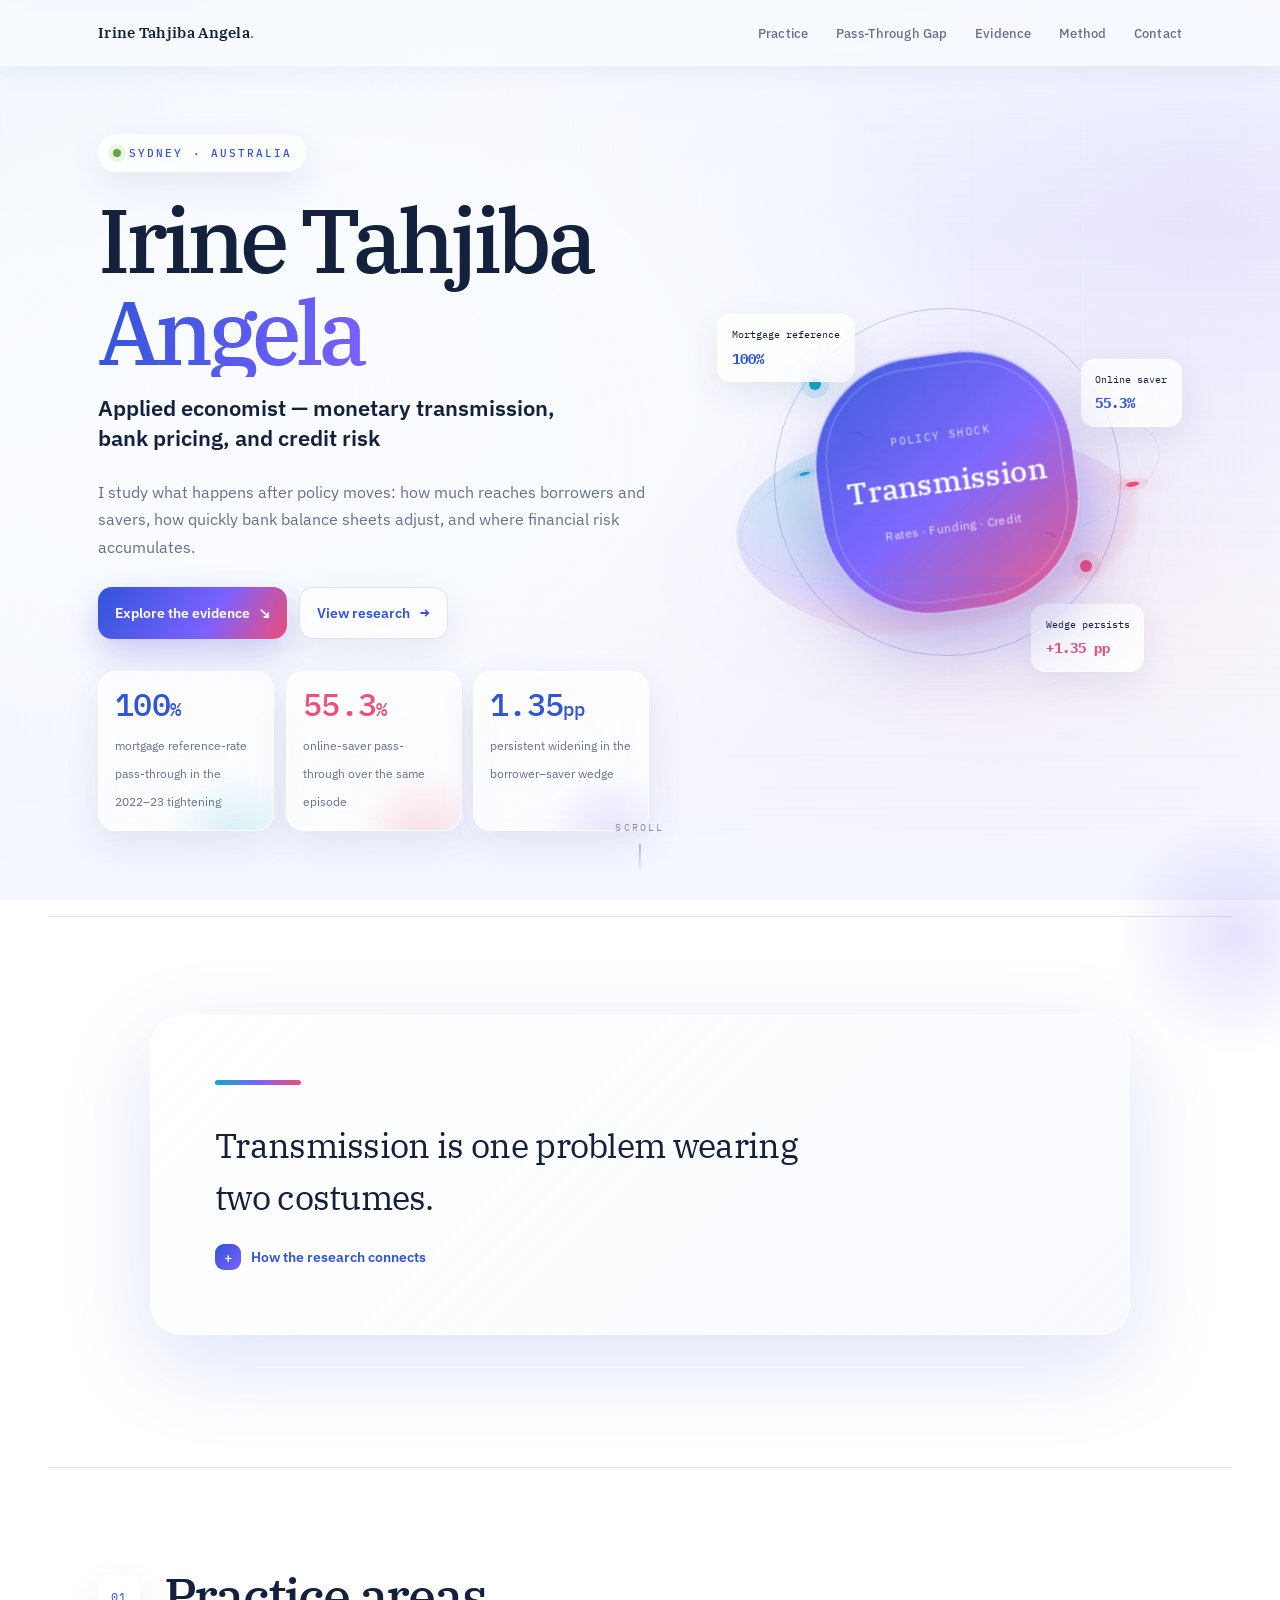
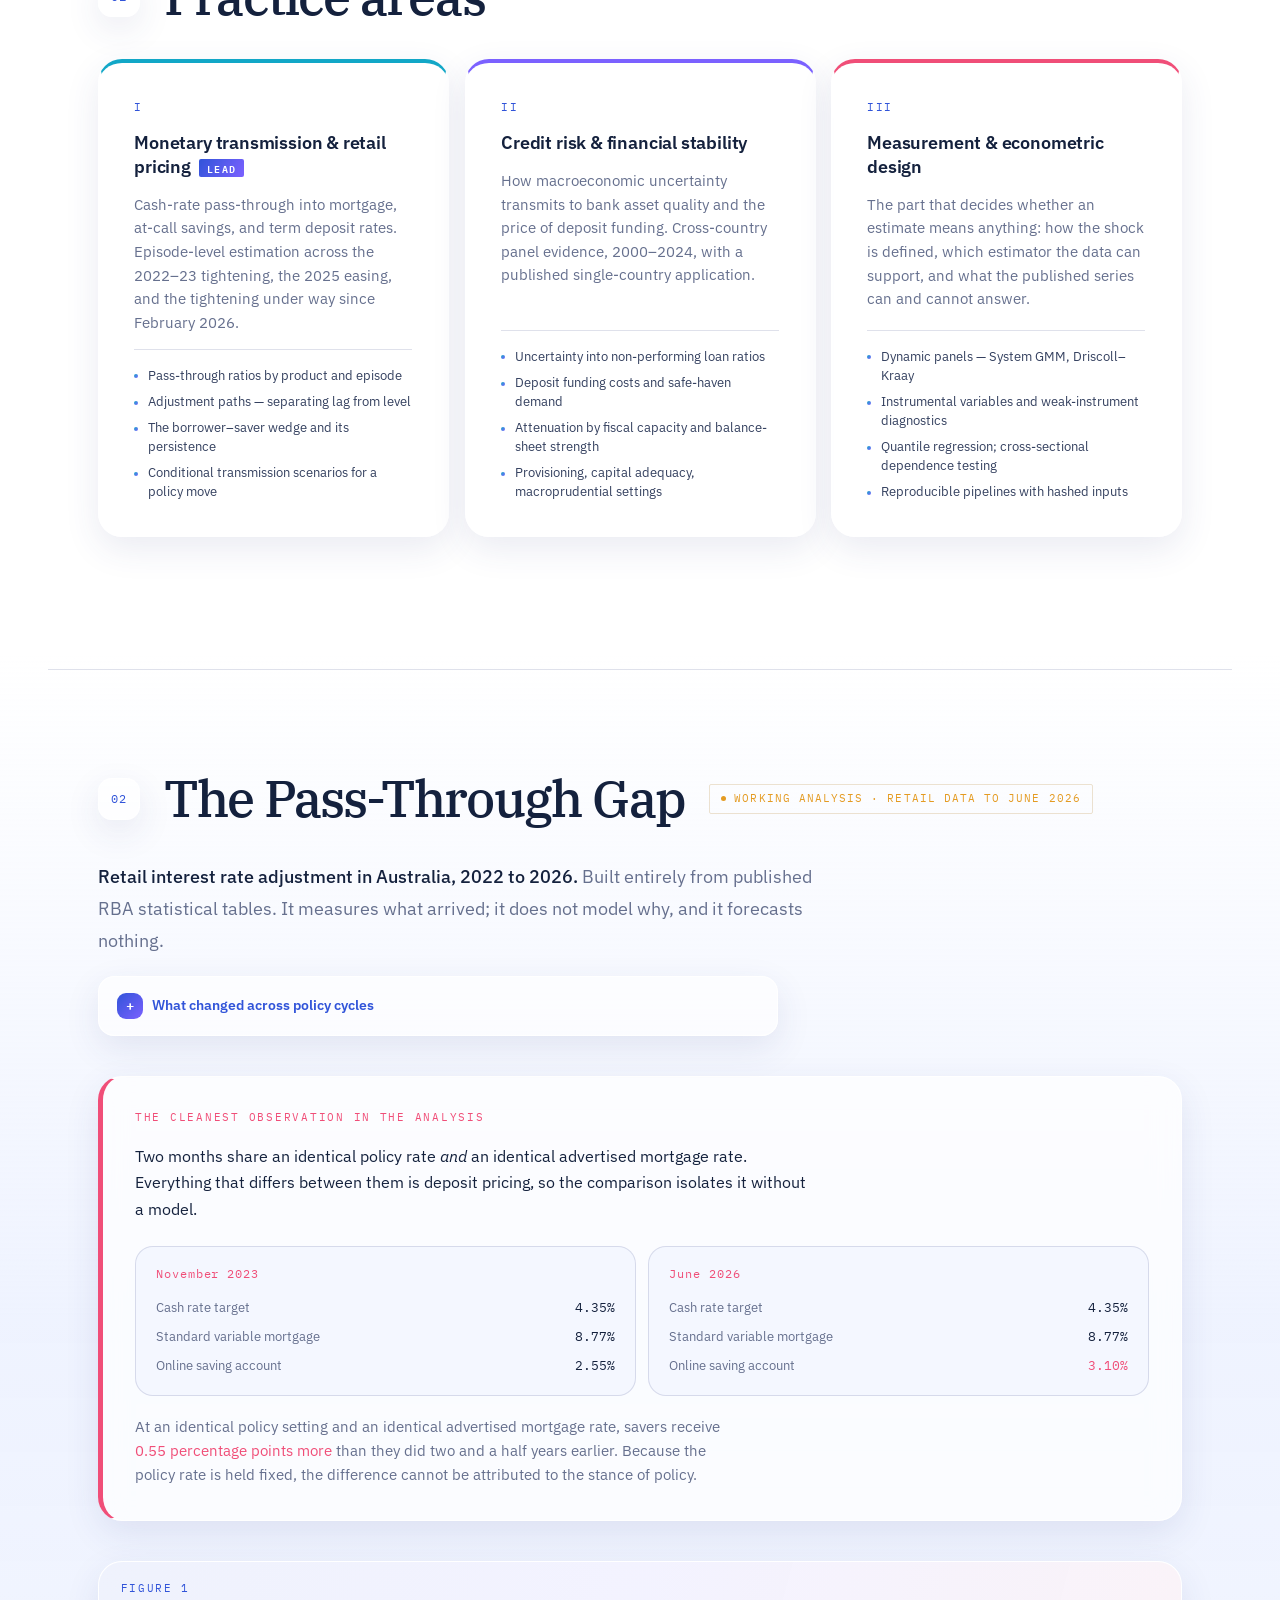
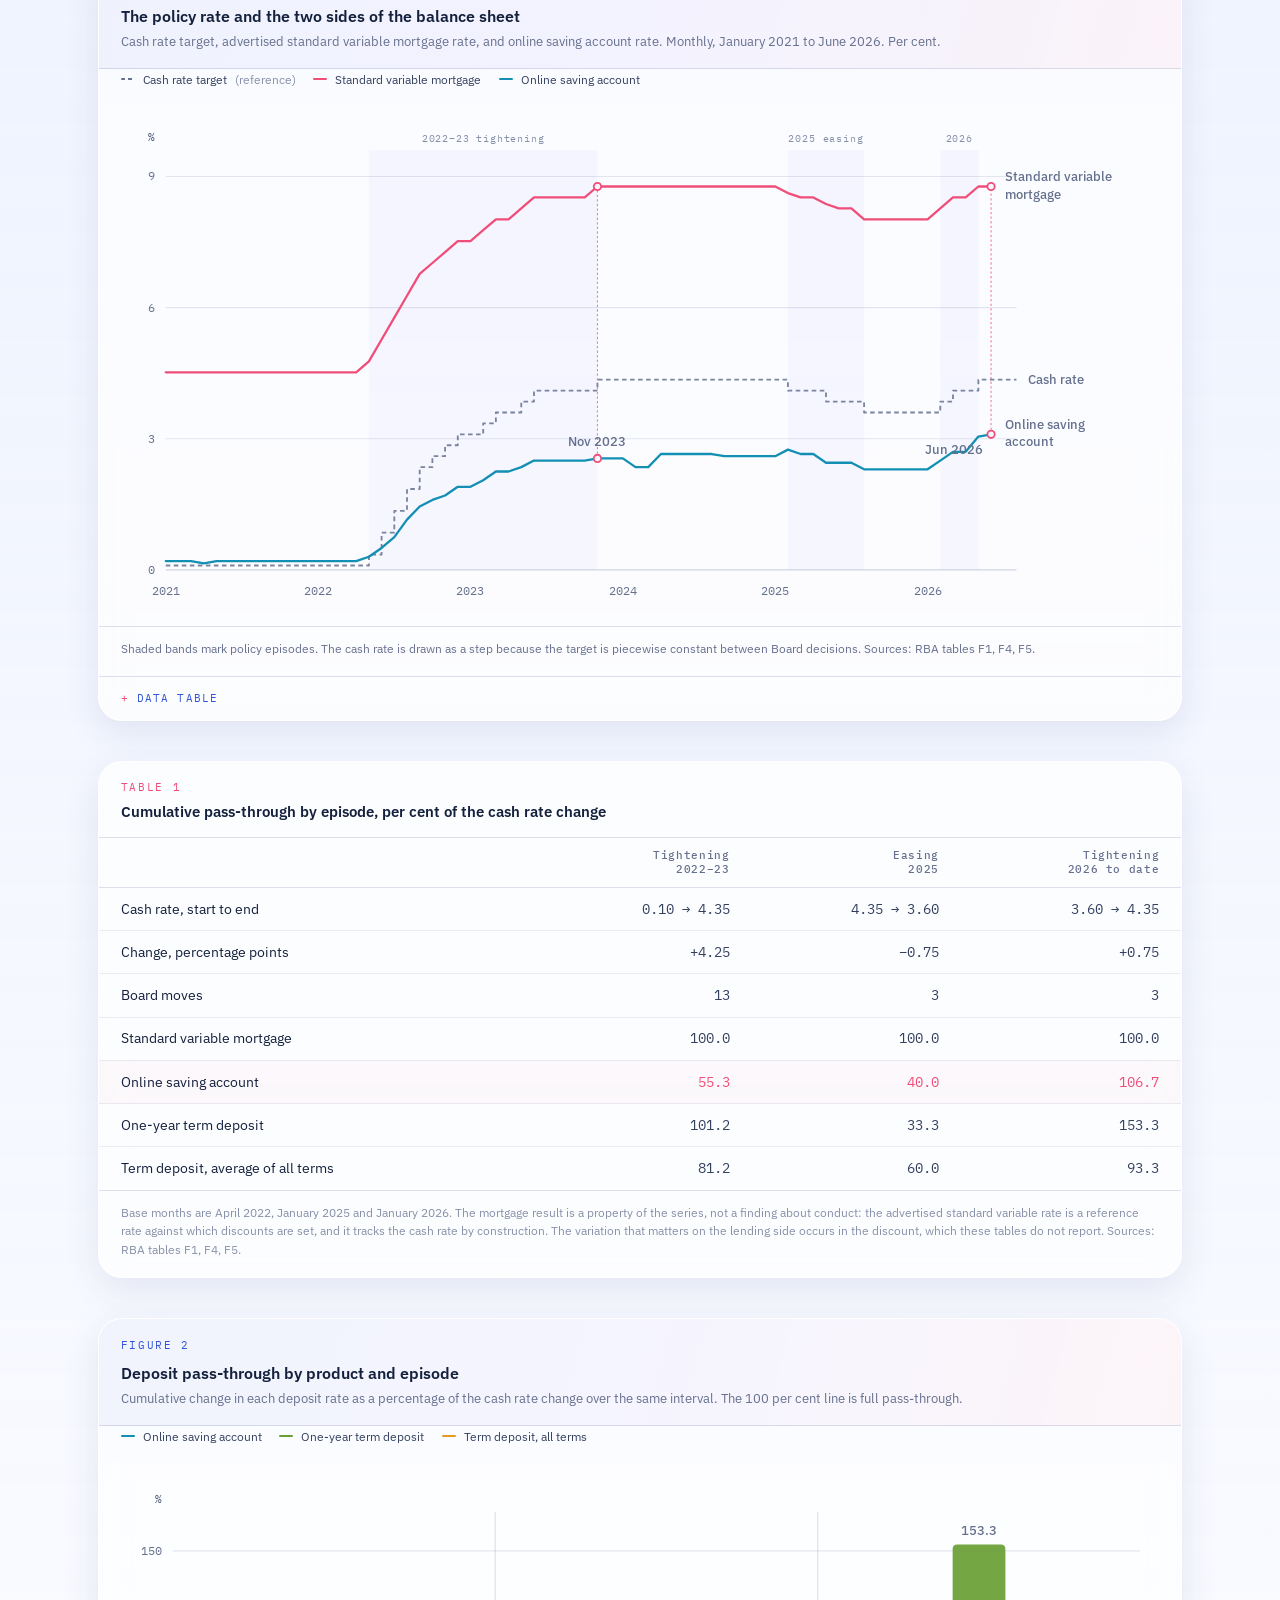
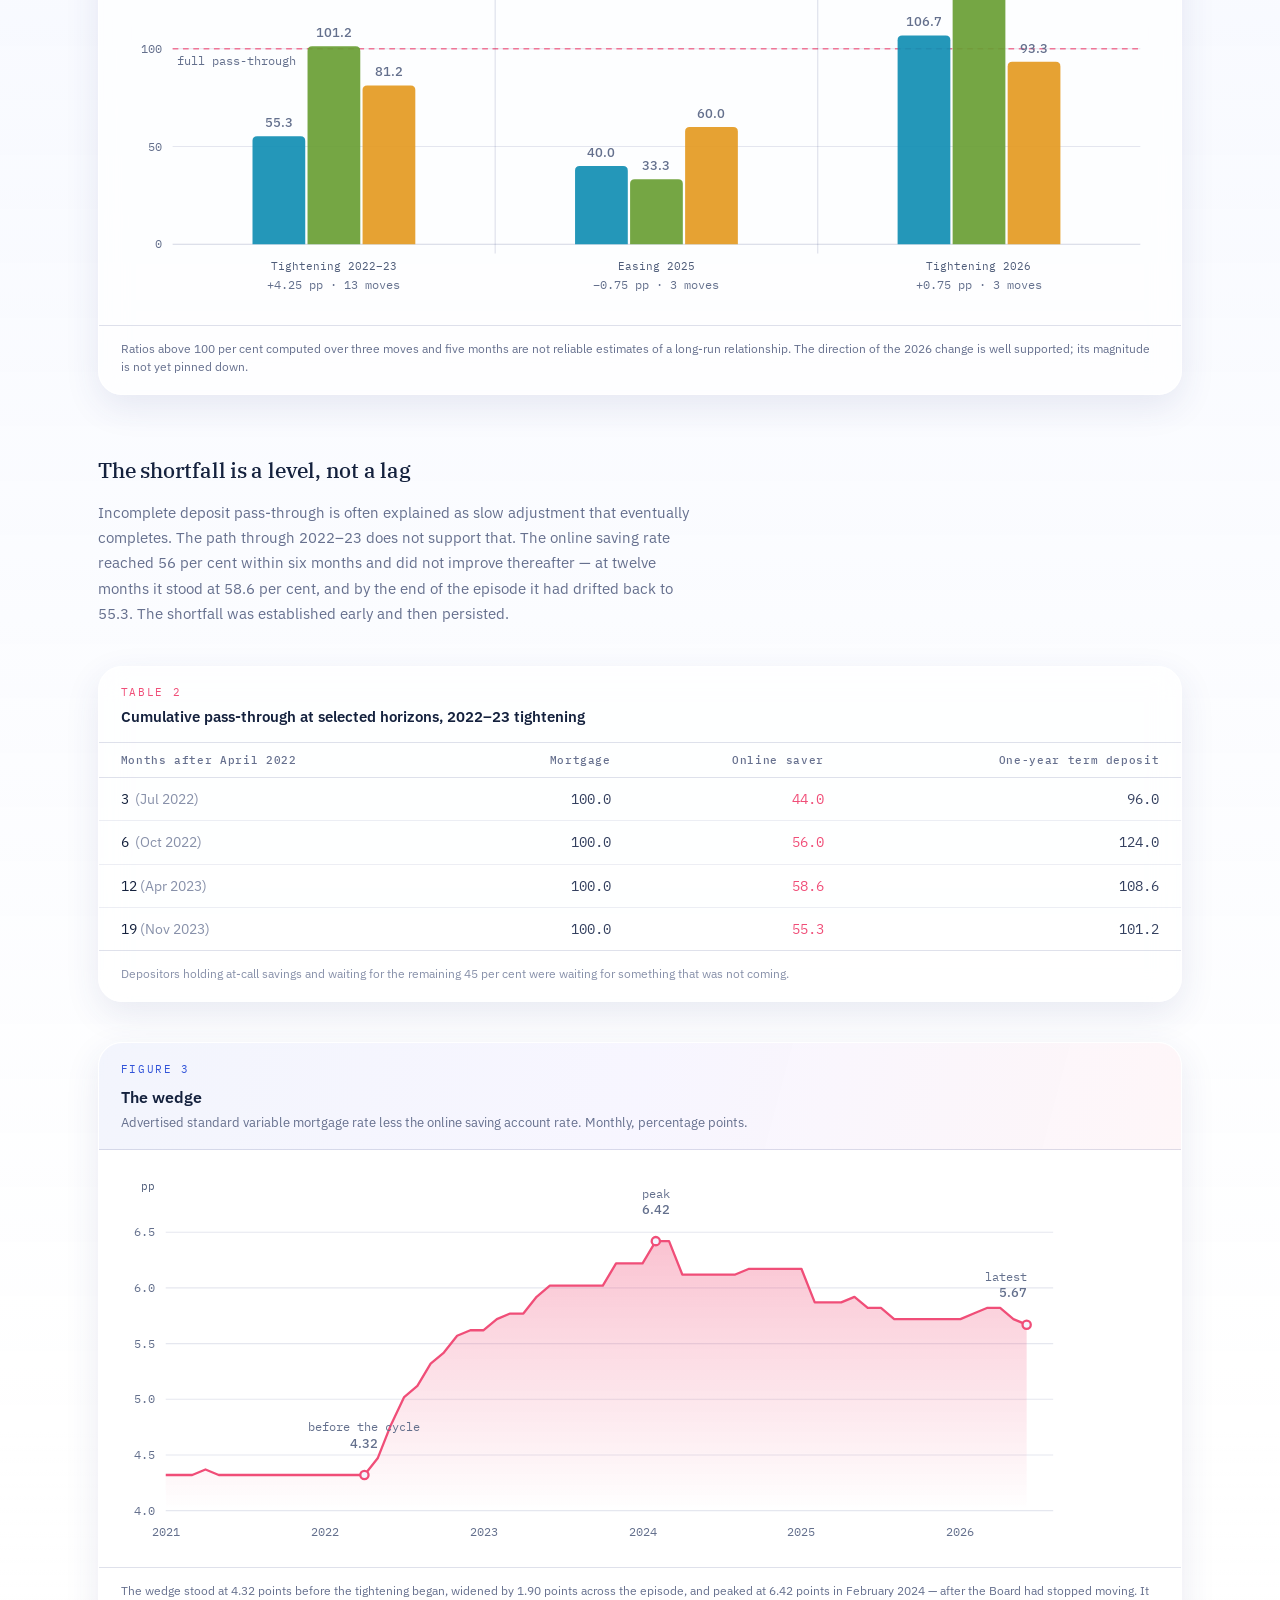
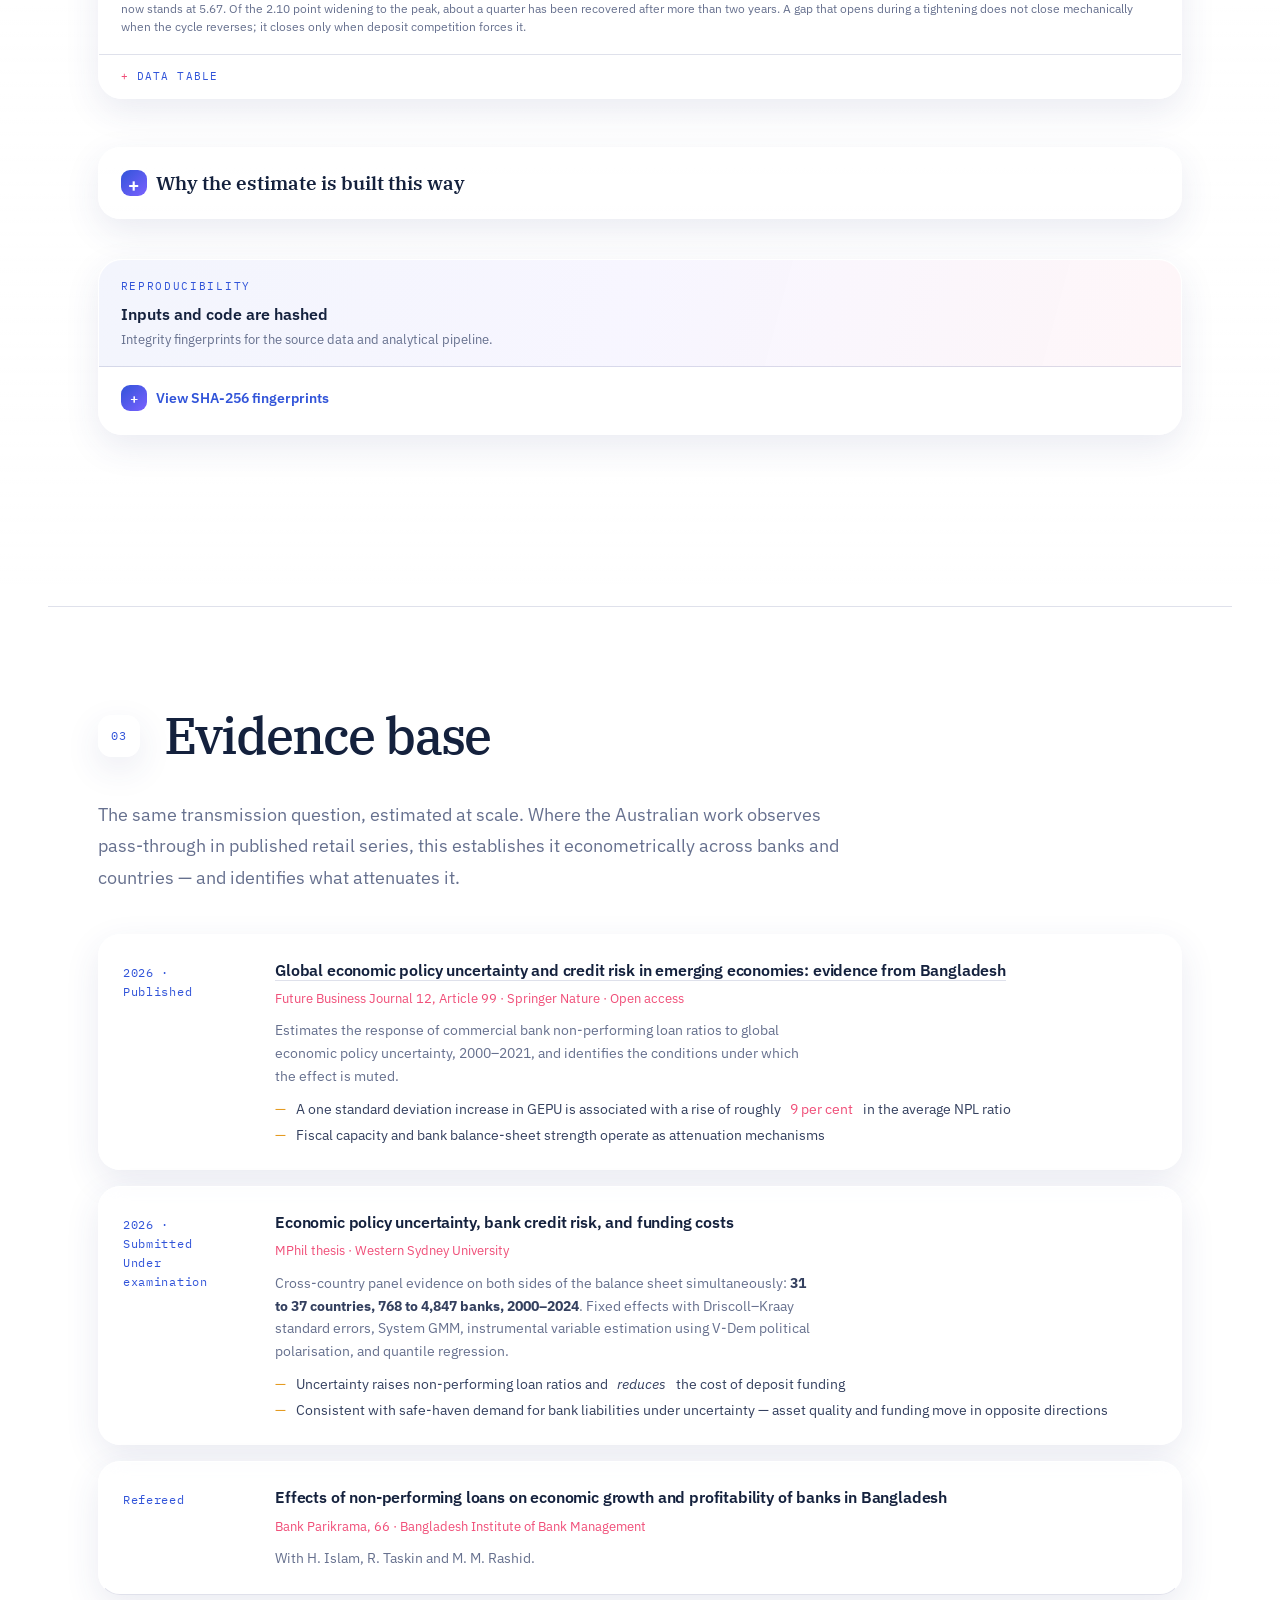
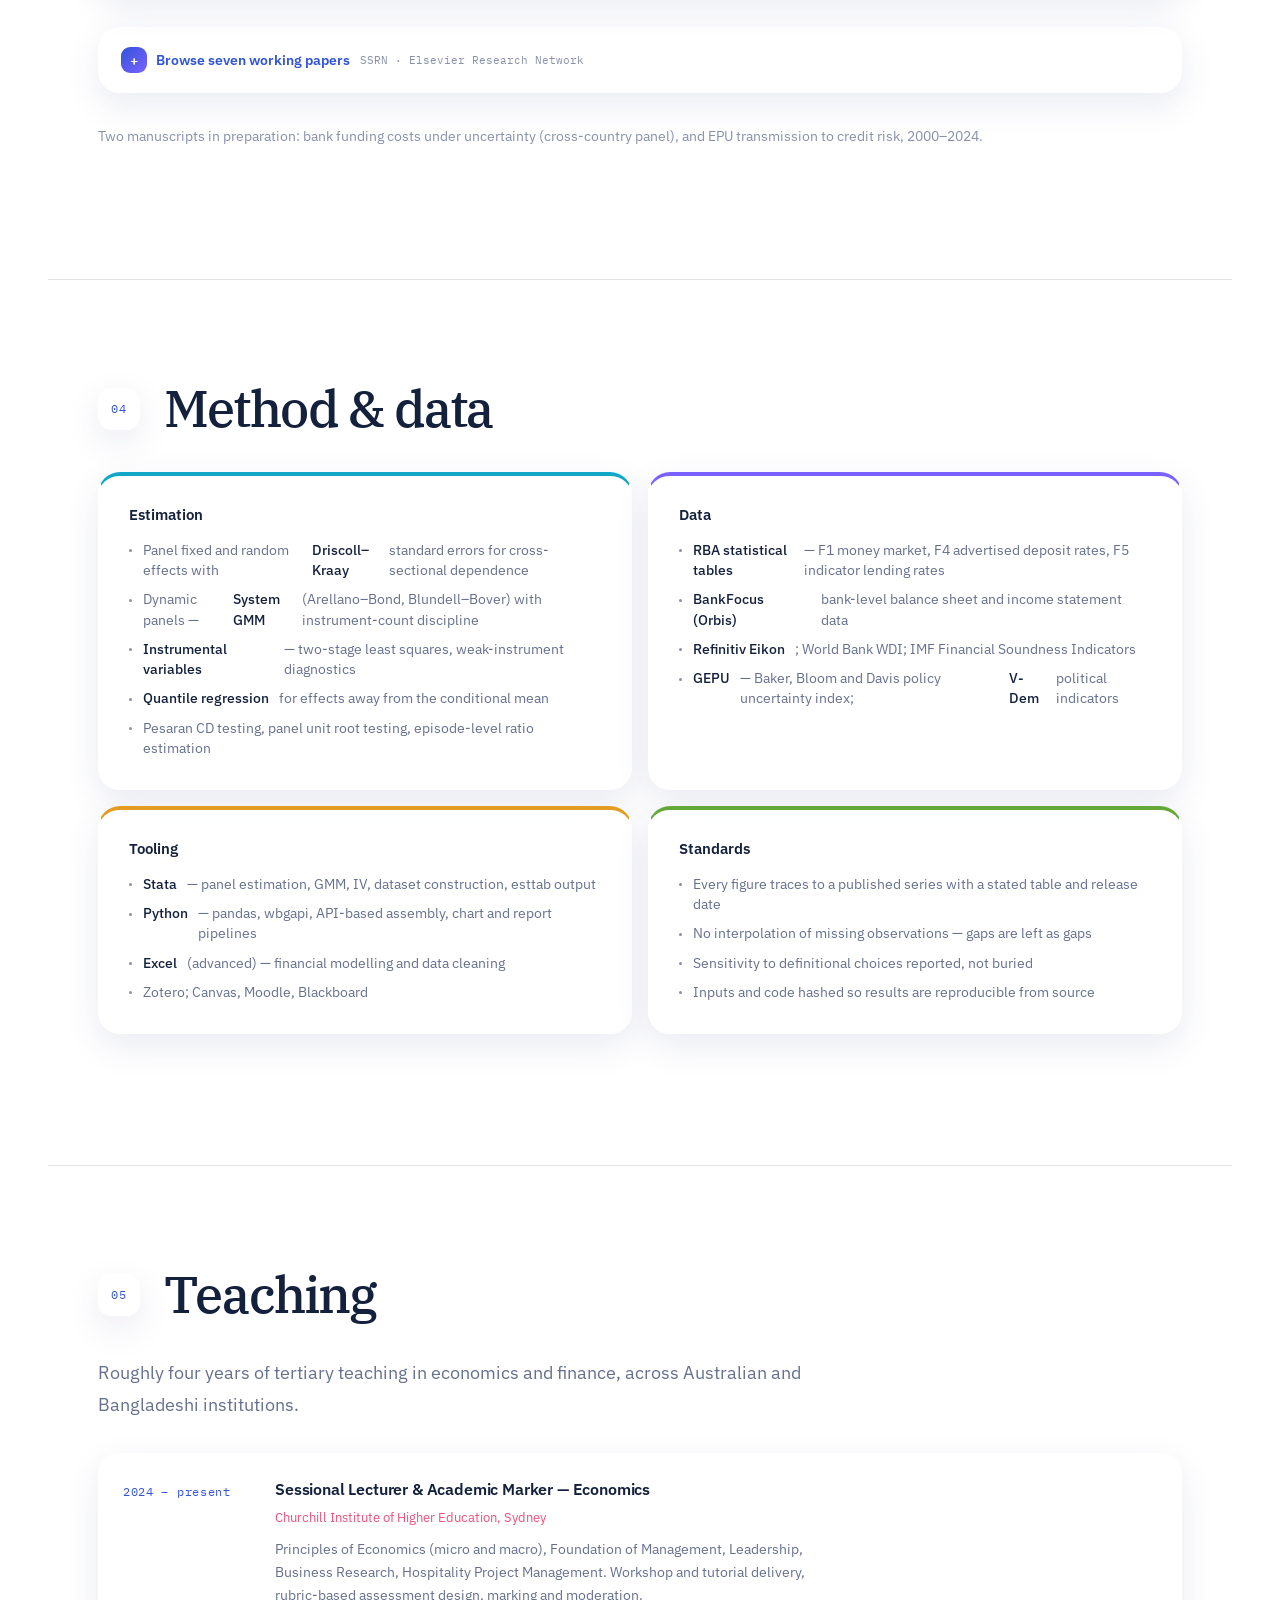
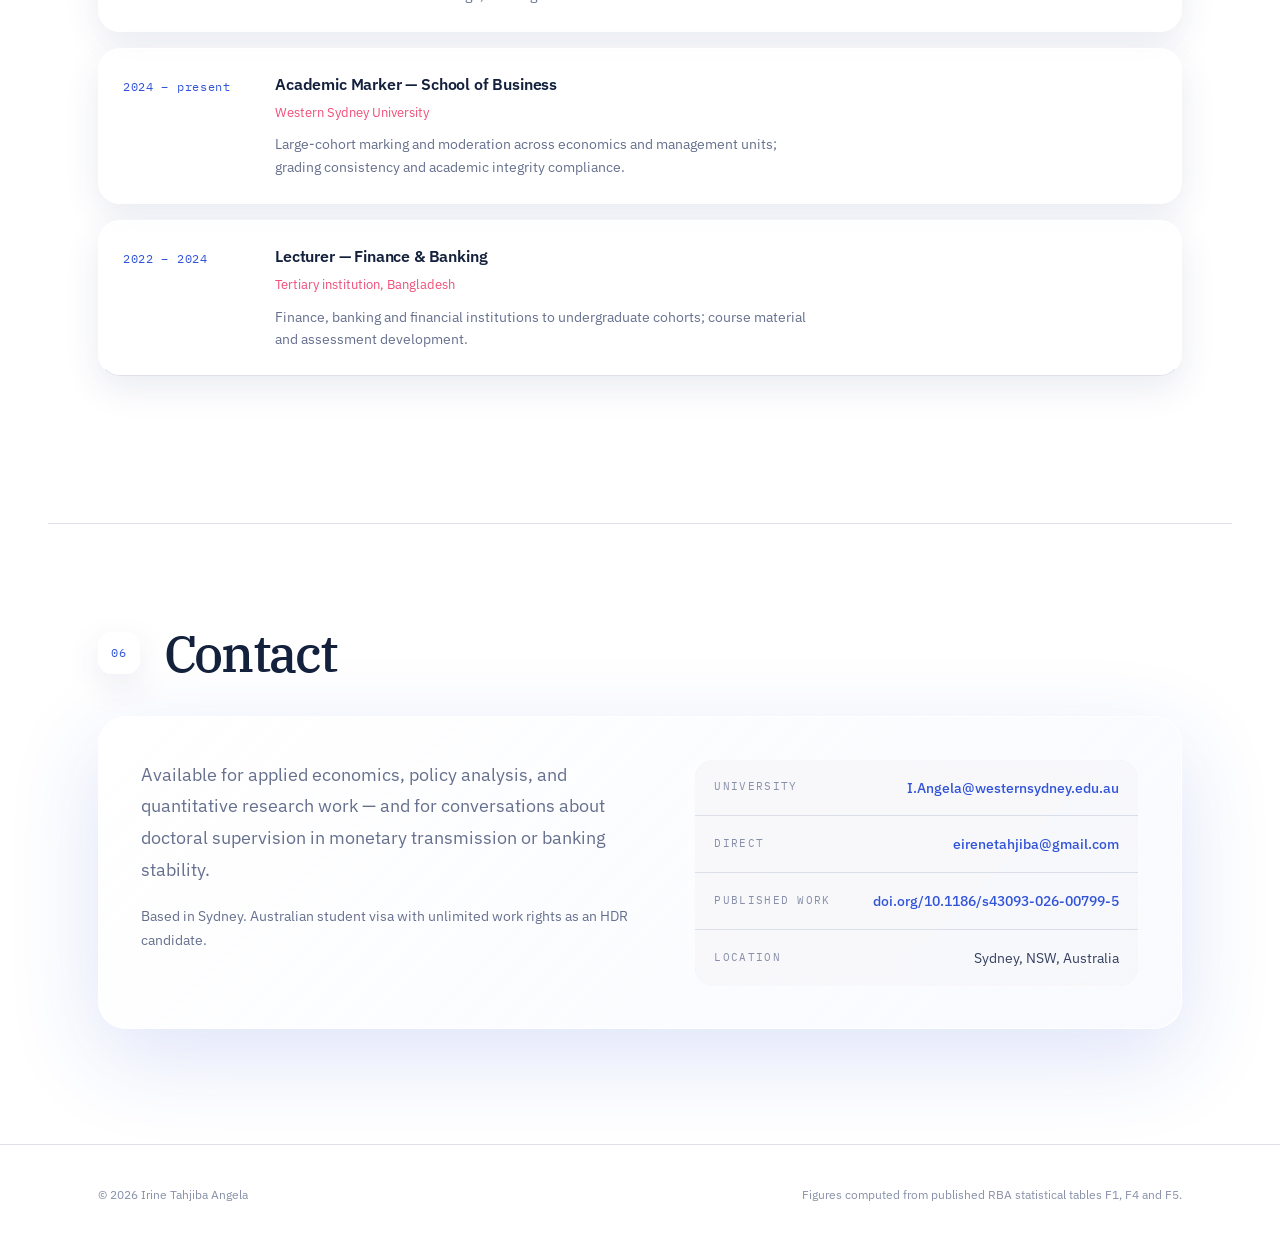
<file: index.html>
<!DOCTYPE html>
<html lang="en-AU">
<head>
<meta charset="utf-8"/>
<meta name="viewport" content="width=device-width, initial-scale=1, viewport-fit=cover"/>
<title>Irine Tahjiba Angela — Applied Economist | Monetary Transmission &amp; Credit Risk</title>
<meta name="description" content="Applied economist working on monetary transmission, retail bank pricing, and credit risk. Estimates of Australian cash-rate pass-through to mortgage and deposit rates, and cross-country evidence on uncertainty and bank balance sheets."/>
<meta name="author" content="Irine Tahjiba Angela"/>
<meta property="og:title" content="Irine Tahjiba Angela — Applied Economist"/>
<meta property="og:description" content="Monetary transmission, retail bank pricing, and credit risk."/>
<meta property="og:type" content="profile"/>
<meta property="og:url" content="https://researchnplcrisis-cloud.github.io/irine-tahjiba-angela/"/>
<meta property="og:image" content="https://researchnplcrisis-cloud.github.io/irine-tahjiba-angela/og.png"/>
<meta name="twitter:card" content="summary_large_image"/>
<meta name="theme-color" content="#F3F6FF"/>
<link rel="canonical" href="https://researchnplcrisis-cloud.github.io/irine-tahjiba-angela/"/>
<link rel="preconnect" href="https://fonts.googleapis.com"/>
<link rel="preconnect" href="https://fonts.gstatic.com" crossorigin/>
<link href="https://fonts.googleapis.com/css2?family=IBM+Plex+Mono:wght@400;500&family=IBM+Plex+Sans:wght@400;500;600&family=IBM+Plex+Serif:wght@400;500;600&display=swap" rel="stylesheet"/>
<style>
/* ─────────────────────────────────────────────────────────────
   TOKENS
   ───────────────────────────────────────────────────────────── */
:root{
  --bg:#0A0D16;
  --surface:#0E1220;
  --surface-2:#131829;
  --rule:#1C2233;
  --rule-soft:#161B2B;

  --ink:#F2E9EC;
  --ink-2:#C6CCDA;
  --muted:#8B93A8;
  --faint:#5C6479;

  --rose:#E0A2A8;      /* UI accent */
  --gold:#C9A96E;      /* UI accent, secondary */

  /* validated categorical series (dark, surface #0E1220) */
  --s-mortgage:#d76c7c;
  --s-saver:#3d9dce;
  --s-td:#7E9C4A;
  --s-ref:#8B93A8;     /* policy rate — neutral reference, not a peer series */

  --measure:68ch;
  --pad:clamp(1.25rem,5vw,3rem);
  --maxw:1180px;

  --f-serif:"IBM Plex Serif",Georgia,"Times New Roman",serif;
  --f-sans:"IBM Plex Sans",system-ui,-apple-system,"Segoe UI",Roboto,sans-serif;
  --f-mono:"IBM Plex Mono",ui-monospace,"SFMono-Regular",Consolas,monospace;
}

*,*::before,*::after{box-sizing:border-box;margin:0;padding:0}
html{scroll-behavior:smooth;-webkit-text-size-adjust:100%}
body{
  background:var(--bg);
  color:var(--ink-2);
  font-family:var(--f-sans);
  font-size:17px;
  line-height:1.65;
  font-weight:400;
  -webkit-font-smoothing:antialiased;
  text-rendering:optimizeLegibility;
  overflow-x:hidden;
}
@media (max-width:640px){body{font-size:16px}}

::selection{background:rgba(224,162,168,.24);color:var(--ink)}
:focus-visible{outline:2px solid var(--rose);outline-offset:3px;border-radius:2px}

h1,h2,h3,h4{font-family:var(--f-serif);color:var(--ink);font-weight:500;line-height:1.2;letter-spacing:-.01em}
a{color:inherit}
.num{font-family:var(--f-mono);font-variant-numeric:tabular-nums;font-feature-settings:"tnum" 1}

.wrap{max-width:var(--maxw);margin-inline:auto;padding-inline:var(--pad)}
.measure{max-width:var(--measure)}

/* ── section furniture ─────────────────────────────────────── */
section{position:relative}
.band{padding-block:clamp(4rem,10vw,7.5rem);border-top:1px solid var(--rule)}
.eyebrow{
  font-family:var(--f-mono);font-size:.7rem;letter-spacing:.18em;
  text-transform:uppercase;color:var(--rose);font-weight:500;
}
.sec-head{display:flex;gap:1.5rem;align-items:baseline;flex-wrap:wrap;margin-bottom:2.5rem}
.sec-head h2{font-size:clamp(1.5rem,3vw,2.1rem)}
.sec-no{font-family:var(--f-mono);font-size:.75rem;color:var(--faint);letter-spacing:.1em;padding-top:.35rem}
.lede{font-size:clamp(1.02rem,1.6vw,1.15rem);color:var(--ink-2);max-width:var(--measure)}
.lede strong{color:var(--ink);font-weight:500}

/* ── nav ───────────────────────────────────────────────────── */
nav{
  position:fixed;inset:0 0 auto 0;z-index:90;height:58px;
  display:flex;align-items:center;
  background:rgba(10,13,22,.72);
  backdrop-filter:blur(14px) saturate(1.4);
  -webkit-backdrop-filter:blur(14px) saturate(1.4);
  border-bottom:1px solid transparent;
  transition:border-color .35s ease,background .35s ease;
}
nav.solid{border-bottom-color:var(--rule);background:rgba(10,13,22,.9)}
nav .wrap{display:flex;align-items:center;justify-content:space-between;width:100%}
.brand{
  font-family:var(--f-serif);font-size:.95rem;letter-spacing:.02em;
  color:var(--ink);text-decoration:none;white-space:nowrap;
}
.brand span{color:var(--rose)}
.nav-links{display:flex;gap:1.75rem;list-style:none}
.nav-links a{
  font-size:.82rem;color:var(--muted);text-decoration:none;
  letter-spacing:.01em;transition:color .2s ease;position:relative;
}
.nav-links a:hover,.nav-links a:focus-visible{color:var(--ink)}
.nav-links a::after{
  content:"";position:absolute;left:0;right:100%;bottom:-5px;height:1px;
  background:var(--rose);transition:right .28s ease;
}
.nav-links a:hover::after{right:0}
@media (max-width:820px){.nav-links{display:none}}

/* ── hero ──────────────────────────────────────────────────── */
.hero{
  min-height:100svh;display:flex;flex-direction:column;justify-content:center;
  position:relative;padding-block:7rem 3rem;overflow:hidden;
}
#gl{position:absolute;inset:0;width:100%;height:100%;display:block;z-index:0}
.hero-veil{
  position:absolute;inset:0;z-index:1;pointer-events:none;
  background:
    radial-gradient(ellipse 85% 70% at 22% 45%, rgba(10,13,22,.94) 0%, rgba(10,13,22,.72) 42%, rgba(10,13,22,0) 78%),
    linear-gradient(to bottom, rgba(10,13,22,.85) 0%, rgba(10,13,22,0) 22%, rgba(10,13,22,0) 62%, var(--bg) 100%);
}
.hero .wrap{position:relative;z-index:2;width:100%}
.hero-loc{margin-bottom:1.6rem}
.hero h1{
  font-size:clamp(2.5rem,7.2vw,4.6rem);line-height:1.02;
  letter-spacing:-.025em;font-weight:400;margin-bottom:1.1rem;
}
.hero h1 .sur{display:block;color:var(--ink)}
.hero-role{
  font-family:var(--f-serif);font-size:clamp(1.05rem,2.2vw,1.42rem);
  color:var(--rose);font-weight:400;line-height:1.4;
  max-width:30ch;margin-bottom:1.6rem;
}
.hero-lede{max-width:56ch;color:var(--ink-2);font-size:clamp(.98rem,1.5vw,1.07rem)}

.stat-row{
  display:grid;grid-template-columns:repeat(3,1fr);gap:1px;
  background:var(--rule);border-block:1px solid var(--rule);
  margin-top:clamp(2.5rem,6vw,4rem);max-width:820px;
}
.stat{background:var(--bg);padding:1.4rem 1.35rem 1.5rem}
.stat-v{
  font-family:var(--f-mono);font-size:clamp(1.5rem,3.4vw,2.1rem);
  color:var(--ink);font-weight:500;letter-spacing:-.02em;line-height:1;
  display:block;margin-bottom:.6rem;font-variant-numeric:tabular-nums;
}
.stat-v.rose{color:var(--rose)}
.stat-l{font-size:.78rem;color:var(--muted);line-height:1.45}
@media (max-width:720px){
  .stat-row{grid-template-columns:1fr}
  .stat{padding:1.1rem 1.1rem 1.2rem}
}

.scroll-cue{
  position:absolute;bottom:1.6rem;left:50%;transform:translateX(-50%);z-index:2;
  font-family:var(--f-mono);font-size:.62rem;letter-spacing:.22em;
  text-transform:uppercase;color:var(--faint);display:flex;
  flex-direction:column;align-items:center;gap:.5rem;
}
.scroll-cue i{display:block;width:1px;height:30px;background:linear-gradient(var(--faint),transparent);animation:cue 2.6s ease-in-out infinite}
@keyframes cue{0%,100%{opacity:.25;transform:scaleY(.5);transform-origin:top}50%{opacity:1;transform:scaleY(1);transform-origin:top}}
@media (max-height:680px){.scroll-cue{display:none}}

/* ── statement ─────────────────────────────────────────────── */
.statement p{
  font-family:var(--f-serif);font-size:clamp(1.15rem,2.4vw,1.6rem);
  line-height:1.5;color:var(--ink);max-width:34ch;font-weight:400;
}
.statement p + p{margin-top:1.4rem;font-size:clamp(1rem,1.7vw,1.12rem);
  font-family:var(--f-sans);color:var(--ink-2);max-width:var(--measure);line-height:1.65}
.statement .rule{width:64px;height:2px;background:var(--rose);margin-bottom:2.2rem}

/* ── practice areas ────────────────────────────────────────── */
.practice{display:grid;gap:1px;background:var(--rule);border:1px solid var(--rule)}
@media (min-width:900px){.practice{grid-template-columns:repeat(3,1fr)}}
.pa{background:var(--surface);padding:clamp(1.5rem,3vw,2.2rem);display:flex;flex-direction:column;gap:.9rem;transition:background .3s ease}
.pa:hover{background:var(--surface-2)}
.pa-no{font-family:var(--f-mono);font-size:.7rem;color:var(--rose);letter-spacing:.14em}
.pa h3{font-size:1.14rem;line-height:1.3}
.pa .lead-tag{
  display:inline-block;font-family:var(--f-mono);font-size:.6rem;letter-spacing:.14em;
  text-transform:uppercase;color:var(--bg);background:var(--rose);
  padding:.2rem .5rem;border-radius:2px;vertical-align:middle;margin-left:.5rem;
}
.pa p{font-size:.92rem;color:var(--muted);line-height:1.6}
.pa ul{list-style:none;display:flex;flex-direction:column;gap:.45rem;margin-top:auto;padding-top:1rem;border-top:1px solid var(--rule)}
.pa li{font-size:.82rem;color:var(--ink-2);display:flex;gap:.6rem;line-height:1.45}
.pa li::before{content:"";flex:0 0 4px;height:4px;background:var(--gold);border-radius:50%;margin-top:.55rem}

/* ── figures ───────────────────────────────────────────────── */
.figure{
  border:1px solid var(--rule);background:var(--surface);
  margin-block:2.5rem;position:relative;
}
.fig-head{padding:1.15rem 1.35rem 1rem;border-bottom:1px solid var(--rule)}
.fig-no{font-family:var(--f-mono);font-size:.66rem;letter-spacing:.16em;text-transform:uppercase;color:var(--rose);display:block;margin-bottom:.45rem}
.fig-head h3{font-size:1.02rem;font-family:var(--f-sans);font-weight:600;color:var(--ink);letter-spacing:0;line-height:1.35}
.fig-sub{font-size:.82rem;color:var(--muted);margin-top:.35rem;line-height:1.5}
.fig-body{padding:1.2rem .85rem .5rem;position:relative;overflow-x:auto}
.fig-foot{
  padding:.85rem 1.35rem 1.1rem;border-top:1px solid var(--rule);
  font-size:.74rem;color:var(--faint);line-height:1.55;
}
.legend{display:flex;flex-wrap:wrap;gap:1.1rem;padding:0 1.35rem 1rem}
.lg{display:flex;align-items:center;gap:.5rem;font-size:.78rem;color:var(--ink-2)}
.lg i{width:14px;height:2px;border-radius:1px;flex:0 0 14px}
.lg i.dash{background:repeating-linear-gradient(to right,var(--s-ref) 0 4px,transparent 4px 7px);height:2px}
svg.chart{display:block;width:100%;height:auto;overflow:visible}
.chart text{font-family:var(--f-mono);fill:var(--faint);font-size:10.5px;font-variant-numeric:tabular-nums}
.chart .axlab{fill:var(--muted);font-size:10px}
.chart .dlab{font-family:var(--f-sans);font-size:11px;font-weight:500}
.chart .grid{stroke:var(--rule-soft);stroke-width:1}
.chart .zero{stroke:var(--rule);stroke-width:1}
.chart .band{fill:rgba(224,162,168,.045)}
.chart .bandlab{fill:var(--faint);font-size:9px;letter-spacing:.08em}
/* Below ~760px a 920-unit viewBox would scale its type down to ~4px.
   Hold a minimum render width, let the figure scroll inside its own box,
   and step the type up in user units so it lands back legible.
   Must come after every other .chart rule — equal specificity, so source
   order decides. */
@media (max-width:760px){
  svg.chart{min-width:700px}
  .chart text{font-size:14px}
  .chart .axlab{font-size:13.5px}
  .chart .dlab{font-size:14px}
  .chart .bandlab{font-size:12.5px}
}

.tip{
  position:absolute;z-index:20;pointer-events:none;opacity:0;
  transform:translate(-50%,-112%);transition:opacity .12s ease;
  background:rgba(19,24,41,.97);border:1px solid var(--rule);
  padding:.6rem .75rem;min-width:150px;
  box-shadow:0 8px 28px rgba(0,0,0,.55);border-radius:3px;
}
.tip.on{opacity:1}
.tip-d{font-family:var(--f-mono);font-size:.68rem;color:var(--muted);letter-spacing:.06em;margin-bottom:.45rem}
.tip-r{display:flex;align-items:center;gap:.5rem;font-size:.78rem;color:var(--ink-2);line-height:1.6;white-space:nowrap}
.tip-r i{width:8px;height:8px;border-radius:50%;flex:0 0 8px}
.tip-r b{margin-left:auto;font-family:var(--f-mono);color:var(--ink);font-weight:500;padding-left:1rem;font-variant-numeric:tabular-nums}

details.data{border-top:1px solid var(--rule)}
details.data summary{
  padding:.75rem 1.35rem;font-family:var(--f-mono);font-size:.7rem;
  letter-spacing:.1em;text-transform:uppercase;color:var(--muted);
  cursor:pointer;list-style:none;transition:color .2s ease;
}
details.data summary::-webkit-details-marker{display:none}
details.data summary::before{content:"+ ";color:var(--rose)}
details.data[open] summary::before{content:"− "}
details.data summary:hover{color:var(--ink)}
details.data .scroll{padding:0 1.35rem 1.2rem;max-height:320px;overflow:auto}

/* ── tables ────────────────────────────────────────────────── */
.tbl-wrap{overflow-x:auto;border:1px solid var(--rule);background:var(--surface);margin-block:2.5rem}
table{border-collapse:collapse;width:100%;font-size:.85rem;min-width:520px}
caption{
  text-align:left;padding:1.15rem 1.35rem .9rem;border-bottom:1px solid var(--rule);
  font-size:.94rem;color:var(--ink);font-weight:600;line-height:1.4;
}
caption .cap-no{font-family:var(--f-mono);font-size:.66rem;letter-spacing:.16em;text-transform:uppercase;color:var(--rose);display:block;margin-bottom:.4rem;font-weight:400}
th,td{padding:.62rem 1rem;text-align:right;border-bottom:1px solid var(--rule-soft)}
th:first-child,td:first-child{text-align:left;padding-left:1.35rem}
th:last-child,td:last-child{padding-right:1.35rem}
thead th{
  font-family:var(--f-mono);font-size:.68rem;font-weight:500;color:var(--muted);
  letter-spacing:.06em;border-bottom:1px solid var(--rule);vertical-align:bottom;line-height:1.35;
}
tbody td{font-family:var(--f-mono);color:var(--ink-2);font-variant-numeric:tabular-nums}
tbody td:first-child{font-family:var(--f-sans);color:var(--ink)}
tbody tr:last-child td{border-bottom:none}
tbody tr.hl td{background:rgba(224,162,168,.05)}
tbody tr:hover td{background:rgba(255,255,255,.018)}
.tbl-note{padding:.85rem 1.35rem 1.1rem;font-size:.74rem;color:var(--faint);border-top:1px solid var(--rule);line-height:1.55}
.mark{color:var(--rose)}

/* ── anchor callout ────────────────────────────────────────── */
.anchor-box{
  border:1px solid var(--rule);border-left:2px solid var(--rose);
  background:var(--surface);padding:clamp(1.4rem,3vw,2rem);margin-block:2.5rem;
}
.anchor-box .k{font-family:var(--f-mono);font-size:.68rem;letter-spacing:.16em;text-transform:uppercase;color:var(--rose);display:block;margin-bottom:1rem}
.anchor-grid{display:grid;gap:1px;background:var(--rule);border:1px solid var(--rule);margin-top:1.4rem}
@media (min-width:720px){.anchor-grid{grid-template-columns:1fr 1fr}}
.ac{background:var(--surface-2);padding:1.1rem 1.25rem}
.ac-d{font-family:var(--f-mono);font-size:.72rem;color:var(--rose);letter-spacing:.08em;margin-bottom:.85rem}
.ac dl{display:grid;grid-template-columns:1fr auto;gap:.45rem 1rem;font-size:.83rem}
.ac dt{color:var(--muted)}
.ac dd{font-family:var(--f-mono);color:var(--ink);text-align:right;font-variant-numeric:tabular-nums}
.ac dd.diff{color:var(--rose)}

/* ── status pill ───────────────────────────────────────────── */
.pill{
  display:inline-flex;align-items:center;gap:.5rem;
  font-family:var(--f-mono);font-size:.66rem;letter-spacing:.1em;
  text-transform:uppercase;color:var(--gold);
  border:1px solid rgba(201,169,110,.32);padding:.32rem .7rem;border-radius:2px;
}
.pill i{width:5px;height:5px;border-radius:50%;background:var(--gold);flex:0 0 5px}

/* ── evidence / entries ────────────────────────────────────── */
.entry{
  border-top:1px solid var(--rule);padding-block:1.6rem;
  display:grid;gap:.3rem 2rem;
}
@media (min-width:860px){.entry{grid-template-columns:120px 1fr}}
.entry:last-child{border-bottom:1px solid var(--rule)}
.entry-meta{font-family:var(--f-mono);font-size:.72rem;color:var(--faint);letter-spacing:.06em;padding-top:.25rem}
.entry h3{font-size:1.02rem;font-family:var(--f-sans);font-weight:600;line-height:1.4;margin-bottom:.4rem}
.entry h3 a{color:var(--ink);text-decoration:none;border-bottom:1px solid var(--rule);transition:border-color .2s ease,color .2s ease}
.entry h3 a:hover{color:var(--rose);border-bottom-color:var(--rose)}
.entry .venue{font-size:.83rem;color:var(--rose);margin-bottom:.6rem}
.entry p{font-size:.89rem;color:var(--muted);line-height:1.6;max-width:var(--measure)}
.entry .findings{list-style:none;margin-top:.7rem;display:flex;flex-direction:column;gap:.35rem}
.entry .findings li{font-size:.85rem;color:var(--ink-2);display:flex;gap:.6rem;line-height:1.5}
.entry .findings li::before{content:"—";color:var(--gold);flex:0 0 auto}

.wp-list{list-style:none;display:flex;flex-direction:column;gap:.1rem}
.wp{border-top:1px solid var(--rule-soft);padding:.85rem 0;display:grid;gap:.15rem 1.5rem}
@media (min-width:860px){.wp{grid-template-columns:120px 1fr auto;align-items:baseline}}
.wp:last-child{border-bottom:1px solid var(--rule-soft)}
.wp .y{font-family:var(--f-mono);font-size:.72rem;color:var(--faint)}
.wp a{font-size:.9rem;color:var(--ink-2);text-decoration:none;line-height:1.5;transition:color .2s ease}
.wp a:hover{color:var(--rose)}
.wp .src{font-family:var(--f-mono);font-size:.68rem;color:var(--faint);letter-spacing:.08em;white-space:nowrap}

/* ── method grid ───────────────────────────────────────────── */
.mgrid{display:grid;gap:1px;background:var(--rule);border:1px solid var(--rule)}
@media (min-width:820px){.mgrid{grid-template-columns:1fr 1fr}}
.mcell{background:var(--surface);padding:clamp(1.35rem,3vw,1.9rem)}
.mcell h3{font-size:.92rem;font-family:var(--f-sans);font-weight:600;color:var(--ink);margin-bottom:1rem;letter-spacing:0}
.mcell ul{list-style:none;display:flex;flex-direction:column;gap:.55rem}
.mcell li{font-size:.85rem;color:var(--muted);line-height:1.5;display:flex;gap:.65rem}
.mcell li::before{content:"";flex:0 0 3px;height:3px;background:var(--faint);border-radius:50%;margin-top:.6rem}
.mcell li b{color:var(--ink-2);font-weight:500}
.repro{font-family:var(--f-mono);font-size:.72rem;color:var(--faint);line-height:1.9;word-break:break-all}
.repro b{color:var(--ink-2);font-weight:500}

/* ── contact ───────────────────────────────────────────────── */
.contact-grid{display:grid;gap:2.5rem}
@media (min-width:820px){.contact-grid{grid-template-columns:1.1fr 1fr;gap:4rem}}
.clist{list-style:none;display:flex;flex-direction:column;gap:1px;background:var(--rule);border:1px solid var(--rule)}
.clist li{background:var(--surface);padding:1rem 1.2rem;display:flex;justify-content:space-between;align-items:center;gap:1.5rem;flex-wrap:wrap}
.clist .k{font-family:var(--f-mono);font-size:.68rem;letter-spacing:.12em;text-transform:uppercase;color:var(--faint)}
.clist a,.clist span.v{font-size:.9rem;color:var(--ink-2);text-decoration:none;transition:color .2s ease;word-break:break-word}
.clist a:hover{color:var(--rose)}

footer{border-top:1px solid var(--rule);padding-block:2.5rem;font-size:.76rem;color:var(--faint)}
footer .wrap{display:flex;justify-content:space-between;gap:1.5rem;flex-wrap:wrap}

/* ── reveal ────────────────────────────────────────────────────
   Deliberately none. A scroll-triggered fade is decorative; a page
   that renders blank when the trigger does not fire is not a
   recoverable failure. Content is unconditionally visible. The .rv
   class is retained in the markup as a hook and has no effect. */

@media (prefers-reduced-motion:reduce){
  *,*::before,*::after{animation-duration:.001ms!important;animation-iteration-count:1!important;transition-duration:.001ms!important}
  html{scroll-behavior:auto}
  .scroll-cue i{animation:none}
}
</style>
<style>
/* ══════════════════════════════════════════════════════════════
   LUMINOUS ECONOMIC OBSERVATORY — 2026 redesign
   A light, spatial interface with restrained motion and strong evidence hierarchy.
   ══════════════════════════════════════════════════════════════ */
:root{
  --bg:#F3F6FF;
  --surface:rgba(255,255,255,.72);
  --surface-2:rgba(246,248,255,.88);
  --rule:rgba(58,72,128,.16);
  --rule-soft:rgba(58,72,128,.09);
  --ink:#14213D;
  --ink-2:#34405F;
  --muted:#66708E;
  --faint:#8790A9;
  --rose:#F04E78;
  --gold:#E49B22;
  --violet:#7B61FF;
  --cyan:#12A7C7;
  --lime:#65A83A;
  --cobalt:#3154D9;
  --s-mortgage:#F04E78;
  --s-saver:#128FB3;
  --s-td:#6A9F35;
  --s-ref:#65708E;
  --shadow-sm:0 12px 35px rgba(48,63,125,.10);
  --shadow-lg:0 28px 90px rgba(49,84,217,.16);
  --glass-border:rgba(255,255,255,.78);
}

body{
  background:
    radial-gradient(circle at 7% 8%,rgba(18,167,199,.16),transparent 25rem),
    radial-gradient(circle at 94% 18%,rgba(123,97,255,.16),transparent 28rem),
    radial-gradient(circle at 78% 78%,rgba(240,78,120,.11),transparent 26rem),
    linear-gradient(145deg,#F9FBFF 0%,#F2F5FF 45%,#FFF8FB 100%);
  background-attachment:fixed;
  color:var(--ink-2);
}
html,body{overflow-x:clip}
body::before{
  content:"";position:fixed;inset:0;pointer-events:none;z-index:-1;opacity:.35;
  background-image:linear-gradient(rgba(49,84,217,.045) 1px,transparent 1px),linear-gradient(90deg,rgba(49,84,217,.045) 1px,transparent 1px);
  background-size:54px 54px;
  mask-image:linear-gradient(to bottom,black,transparent 80%);
}
::selection{background:rgba(123,97,255,.22);color:var(--ink)}
:focus-visible{outline:3px solid var(--violet);outline-offset:4px}

.skip-link{
  position:fixed;left:1rem;top:-5rem;z-index:200;background:#fff;color:var(--ink);
  padding:.75rem 1rem;border-radius:999px;box-shadow:var(--shadow-sm);text-decoration:none;
}
.skip-link:focus{top:1rem}

nav{
  height:66px;background:rgba(249,251,255,.72);border-bottom:1px solid rgba(255,255,255,.72);
  box-shadow:0 6px 24px rgba(37,52,110,.06);backdrop-filter:blur(22px) saturate(1.35);
  -webkit-backdrop-filter:blur(22px) saturate(1.35);
}
nav.solid{background:rgba(249,251,255,.92);border-bottom-color:var(--rule)}
.brand{font-weight:600;color:var(--ink)}
.brand span{color:var(--rose)}
.nav-links{align-items:center}
.nav-links a{color:var(--muted);font-weight:500}
.nav-links a:hover,.nav-links a:focus-visible,.nav-links a.active{color:var(--cobalt)}
.nav-links a::after{height:2px;background:linear-gradient(90deg,var(--cyan),var(--violet),var(--rose));border-radius:2px}
.nav-links a.active::after{right:0}
.menu-toggle{
  display:none;position:relative;width:44px;height:44px;border:1px solid var(--rule);border-radius:14px;
  background:rgba(255,255,255,.7);color:var(--ink);cursor:pointer;
  box-shadow:var(--shadow-sm);
}
.menu-toggle span{position:absolute;left:12px;width:18px;height:2px;background:currentColor;border-radius:9px;transition:transform .25s ease,opacity .25s ease}
.menu-toggle span:nth-child(1){top:14px}.menu-toggle span:nth-child(2){top:21px}.menu-toggle span:nth-child(3){top:28px}

.hero{min-height:100svh;padding-block:8rem 4rem;isolation:isolate}
#gl{opacity:.42;mix-blend-mode:multiply;filter:saturate(1.35)}
.hero-veil{
  background:
    radial-gradient(ellipse 78% 72% at 21% 43%,rgba(249,251,255,.98) 0%,rgba(249,251,255,.88) 39%,rgba(243,246,255,.22) 73%),
    linear-gradient(to bottom,rgba(243,246,255,.95),rgba(243,246,255,0) 25%,rgba(243,246,255,.28) 70%,var(--bg));
}
.hero-grid{display:grid;grid-template-columns:minmax(0,1.08fr) minmax(340px,.92fr);gap:clamp(2rem,5vw,5rem);align-items:center}
.hero-copy{position:relative;z-index:3}
.hero-loc{display:inline-flex;align-items:center;gap:.55rem;margin-bottom:1.4rem;color:var(--cobalt);background:rgba(255,255,255,.74);border:1px solid rgba(255,255,255,.9);border-radius:999px;padding:.55rem .85rem;box-shadow:var(--shadow-sm)}
.hero-loc::before{content:"";width:8px;height:8px;border-radius:50%;background:var(--lime);box-shadow:0 0 0 5px rgba(101,168,58,.12)}
.hero h1{font-size:clamp(3rem,7vw,5.6rem);letter-spacing:-.055em;font-weight:500;max-width:10ch;margin-bottom:1rem;text-wrap:balance}
.hero h1 .sur{display:block;background:linear-gradient(105deg,var(--cobalt),var(--violet) 52%,var(--rose));background-clip:text;-webkit-background-clip:text;color:transparent}
.hero-role{font-family:var(--f-sans);font-weight:600;color:var(--ink);font-size:clamp(1.05rem,2vw,1.35rem);max-width:37ch}
.hero-lede{font-size:1rem;color:var(--muted);max-width:58ch;line-height:1.72}
.hero-actions{display:flex;flex-wrap:wrap;gap:.75rem;margin-top:1.6rem}
.btn{
  display:inline-flex;align-items:center;gap:.65rem;min-height:46px;padding:.72rem 1.05rem;border-radius:14px;
  text-decoration:none;font-size:.85rem;font-weight:600;transition:transform .25s ease,box-shadow .25s ease,background .25s ease;
}
.btn:hover{transform:translateY(-3px)}
.btn-primary{color:#fff;background:linear-gradient(120deg,var(--cobalt),var(--violet) 60%,var(--rose));box-shadow:0 14px 34px rgba(77,70,210,.28)}
.btn-secondary{color:var(--cobalt);background:rgba(255,255,255,.7);border:1px solid rgba(49,84,217,.16);box-shadow:var(--shadow-sm)}
.btn .arr{font-family:var(--f-mono);font-size:1rem}

.stat-row{max-width:none;margin-top:2rem;background:transparent;border:0;gap:.75rem;perspective:1000px}
.stat{
  position:relative;overflow:hidden;background:rgba(255,255,255,.68);border:1px solid rgba(255,255,255,.9);
  border-radius:18px;padding:1rem;box-shadow:var(--shadow-sm);backdrop-filter:blur(14px);
  transform:perspective(900px) rotateX(var(--rx,0deg)) rotateY(var(--ry,0deg)) translateZ(0);
  transition:transform .18s ease,box-shadow .25s ease;
}
.stat::after{content:"";position:absolute;inset:auto -20% -55% 38%;height:100%;background:radial-gradient(circle,rgba(18,167,199,.16),transparent 65%);pointer-events:none}
.stat:nth-child(2)::after{background:radial-gradient(circle,rgba(240,78,120,.18),transparent 65%)}
.stat:nth-child(3)::after{background:radial-gradient(circle,rgba(123,97,255,.17),transparent 65%)}
.stat:hover{box-shadow:0 22px 45px rgba(49,84,217,.16)}
.stat-v{color:var(--cobalt);font-size:clamp(1.5rem,3vw,2rem)}
.stat-v.rose{color:var(--rose)}
.stat-l{color:var(--muted)}

.orbit-stage{position:relative;min-height:560px;display:grid;place-items:center;perspective:1100px;transform-style:preserve-3d}
.orbit-stage::before{
  content:"";position:absolute;width:min(90%,520px);aspect-ratio:1;border-radius:50%;
  background:radial-gradient(circle at 38% 32%,rgba(255,255,255,.95),rgba(18,167,199,.16) 25%,rgba(123,97,255,.15) 52%,rgba(240,78,120,.09) 67%,transparent 70%);
  filter:drop-shadow(0 38px 55px rgba(49,84,217,.20));transform:rotateX(62deg) rotateZ(-12deg) translateZ(-40px);
}
.orbit{position:absolute;width:74%;aspect-ratio:1;border-radius:50%;border:1px solid rgba(49,84,217,.26);transform-style:preserve-3d;animation:orbit-spin 16s linear infinite}
.orbit::before,.orbit::after{content:"";position:absolute;width:12px;height:12px;border-radius:50%;background:var(--cyan);box-shadow:0 0 0 8px rgba(18,167,199,.12),0 0 30px rgba(18,167,199,.75)}
.orbit::before{left:10%;top:20%}.orbit::after{right:8%;bottom:24%;background:var(--rose);box-shadow:0 0 0 8px rgba(240,78,120,.10),0 0 30px rgba(240,78,120,.65)}
.orbit-b{width:56%;border-color:rgba(123,97,255,.28);animation-direction:reverse;animation-duration:11s;transform:rotateX(72deg) rotateY(18deg)}
.orbit-c{width:90%;border-style:dashed;border-color:rgba(18,167,199,.22);animation-duration:25s;transform:rotateX(70deg) rotateY(-12deg)}
.core{
  position:relative;z-index:3;width:240px;aspect-ratio:1;border-radius:42%;display:flex;flex-direction:column;justify-content:center;align-items:center;text-align:center;
  color:#fff;background:linear-gradient(145deg,rgba(49,84,217,.95),rgba(123,97,255,.94) 52%,rgba(240,78,120,.9));
  border:1px solid rgba(255,255,255,.72);box-shadow:inset 0 1px 0 rgba(255,255,255,.7),0 32px 70px rgba(80,66,202,.35);
  transform:rotate(-8deg) translateZ(80px);animation:core-float 6s ease-in-out infinite;
}
.core::before{content:"";position:absolute;inset:10px;border-radius:38%;border:1px solid rgba(255,255,255,.25)}
.core-kicker{font-family:var(--f-mono);font-size:.62rem;letter-spacing:.18em;opacity:.75;margin-bottom:.65rem}
.core strong{font-family:var(--f-serif);font-size:1.75rem;font-weight:500}.core small{font-size:.72rem;opacity:.8;margin-top:.65rem}
.signal-chip{
  position:absolute;z-index:4;padding:.7rem .85rem;border-radius:14px;background:rgba(255,255,255,.78);border:1px solid rgba(255,255,255,.94);
  box-shadow:var(--shadow-sm);backdrop-filter:blur(16px);font-family:var(--f-mono);font-size:.65rem;color:var(--ink);animation:chip-float 7s ease-in-out infinite;
}
.signal-chip b{display:block;color:var(--cobalt);font-size:.9rem;margin-top:.2rem}.chip-a{left:1%;top:20%}.chip-b{right:0;top:28%;animation-delay:-2s}.chip-c{right:8%;bottom:16%;animation-delay:-4s}.chip-c b{color:var(--rose)}
@keyframes orbit-spin{to{transform:rotateX(68deg) rotateY(14deg) rotateZ(360deg)}}
@keyframes core-float{50%{transform:rotate(-4deg) translateY(-14px) translateZ(98px)}}
@keyframes chip-float{50%{transform:translateY(-12px) rotate(1.5deg)}}

.scroll-cue{color:var(--faint)}
.scroll-cue i{background:linear-gradient(var(--violet),transparent)}
.band{border-top:0;padding-block:clamp(4.5rem,9vw,7.5rem)}
.band::before{content:"";position:absolute;inset:1rem var(--pad);max-width:calc(var(--maxw) + 6rem);margin:auto;border-top:1px solid var(--rule);pointer-events:none}
.sec-head{align-items:center;margin-bottom:2rem}
.sec-head h2{font-size:clamp(2rem,4vw,3.2rem);letter-spacing:-.035em}
.sec-no{display:grid;place-items:center;width:42px;height:42px;border-radius:14px;color:var(--cobalt);background:rgba(255,255,255,.68);border:1px solid rgba(255,255,255,.88);box-shadow:var(--shadow-sm);padding:0}
.lede{color:var(--muted);line-height:1.72}

.statement .wrap{
  max-width:min(var(--maxw),980px);padding:clamp(2rem,5vw,4rem);border-radius:32px;
  background:linear-gradient(135deg,rgba(255,255,255,.82),rgba(245,247,255,.64));border:1px solid rgba(255,255,255,.9);
  box-shadow:var(--shadow-lg);overflow:hidden;
}
.statement .wrap::after{content:"";position:absolute;width:250px;height:250px;right:-80px;top:-90px;border-radius:50%;background:radial-gradient(circle,rgba(123,97,255,.18),transparent 68%)}
.statement .rule{background:linear-gradient(90deg,var(--cyan),var(--violet),var(--rose));height:5px;border-radius:9px;width:86px}
.statement p{color:var(--ink);max-width:30ch;font-size:clamp(1.35rem,3vw,2.15rem);letter-spacing:-.02em}
.story-more{margin-top:1.3rem;max-width:var(--measure);position:relative;z-index:2}
.story-more summary,.research-details summary,.paper-vault summary,.method-vault summary{cursor:pointer;list-style:none;color:var(--cobalt);font-weight:600;font-size:.86rem;display:flex;align-items:center;gap:.6rem}
.story-more summary::before,.research-details summary::before,.paper-vault summary::before,.method-vault summary::before{content:"+";display:grid;place-items:center;width:26px;height:26px;border-radius:9px;color:#fff;background:linear-gradient(135deg,var(--cobalt),var(--violet));font-family:var(--f-mono);flex:0 0 26px}
.story-more[open] summary::before,.research-details[open] summary::before,.paper-vault[open] summary::before,.method-vault[open] summary::before{content:"−"}
.story-more p{margin-top:1.2rem!important;font-family:var(--f-sans)!important;font-size:1rem!important;line-height:1.72!important;color:var(--muted)!important;max-width:var(--measure)!important}
.compact-more{margin-block:1rem 2.2rem;padding:1rem 1.1rem;border-radius:16px;background:rgba(255,255,255,.62);border:1px solid rgba(255,255,255,.88);box-shadow:var(--shadow-sm)}

.practice{background:transparent;border:0;gap:1rem;perspective:1200px}
.pa,.mcell,.entry,.figure,.tbl-wrap,.anchor-box,.clist{
  background:rgba(255,255,255,.7);border:1px solid rgba(255,255,255,.9);box-shadow:var(--shadow-sm);backdrop-filter:blur(14px);
}
.pa{border-radius:24px;overflow:hidden;transform:perspective(900px) rotateX(var(--rx,0deg)) rotateY(var(--ry,0deg));transition:transform .18s ease,box-shadow .25s ease,background .25s ease}
.pa:hover{background:rgba(255,255,255,.9);box-shadow:0 26px 55px rgba(49,84,217,.15)}
.pa:nth-child(1){border-top:4px solid var(--cyan)}.pa:nth-child(2){border-top:4px solid var(--violet)}.pa:nth-child(3){border-top:4px solid var(--rose)}
.pa-no{color:var(--cobalt)}
.pa h3{font-family:var(--f-sans);font-weight:600;color:var(--ink)}
.pa .lead-tag{background:linear-gradient(120deg,var(--cobalt),var(--violet));color:#fff}
.pa p{color:var(--muted)}
.pa li{color:var(--ink-2)}
.pa li::before{background:linear-gradient(135deg,var(--cyan),var(--violet))}

#passthrough{background:linear-gradient(180deg,transparent,rgba(221,230,255,.48) 14%,rgba(255,255,255,.24) 84%,transparent)}
.anchor-box{border-left:5px solid var(--rose);border-radius:24px;overflow:hidden}
.anchor-grid{background:transparent;border:0;gap:.8rem}
.ac{border-radius:18px;background:rgba(243,246,255,.86);border:1px solid var(--rule)}
.figure,.tbl-wrap{border-radius:24px;overflow:hidden}
.fig-head{background:linear-gradient(105deg,rgba(49,84,217,.06),rgba(123,97,255,.06),rgba(240,78,120,.05))}
.fig-no{color:var(--cobalt)}
.fig-head h3{color:var(--ink)}
.fig-sub,.fig-foot{color:var(--muted)}
.legend{background:rgba(248,250,255,.56)}
.chart .grid{stroke:rgba(58,72,128,.13)}.chart .zero{stroke:rgba(58,72,128,.22)}.chart text{fill:#64708D}.chart .axlab{fill:#4E5C79}.chart .band{fill:rgba(123,97,255,.045)}
.tip{background:rgba(20,33,61,.95);border-color:rgba(255,255,255,.18);box-shadow:0 18px 40px rgba(20,33,61,.28)}
.tip-d,.tip-r{color:#DCE4FF}.tip-r b{color:#fff}
details.data summary{color:var(--cobalt)}
details.data .scroll{background:rgba(248,250,255,.72)}
th,td{border-bottom-color:var(--rule-soft)}thead th{color:var(--muted)}tbody td{color:var(--ink-2)}tbody td:first-child{color:var(--ink)}

.mgrid{background:transparent;border:0;gap:1rem}
.method-vault{margin-top:3rem;padding:1.2rem 1.35rem;border-radius:22px;background:rgba(255,255,255,.68);border:1px solid rgba(255,255,255,.9);box-shadow:var(--shadow-sm)}
.method-vault>summary{font-family:var(--f-serif);font-size:1.2rem;color:var(--ink)}
.method-vault>.mgrid{margin-top:1.2rem}
.mcell{border-radius:22px;transition:transform .2s ease,box-shadow .25s ease;transform:translateZ(0)}
.mcell:hover{transform:translateY(-5px);box-shadow:0 22px 50px rgba(49,84,217,.13)}
.mcell:nth-child(1){border-top:4px solid var(--cyan)}.mcell:nth-child(2){border-top:4px solid var(--violet)}.mcell:nth-child(3){border-top:4px solid var(--gold)}.mcell:nth-child(4){border-top:4px solid var(--lime)}
.mcell li{color:var(--muted)}.mcell li b{color:var(--ink)}
.research-details{padding:1.15rem 1.35rem 1.4rem}
.research-details .repro{margin-top:1rem;padding:1rem;border-radius:16px;background:rgba(243,246,255,.88);border:1px solid var(--rule);color:var(--muted)}
.repro b{color:var(--ink)}

.entry{border-radius:22px;margin-bottom:1rem;padding:1.5rem;transition:transform .25s ease,box-shadow .25s ease}
.entry:hover{transform:translateY(-4px);box-shadow:0 22px 50px rgba(49,84,217,.13)}
.entry-meta{color:var(--cobalt)}
.entry h3,.entry h3 a{color:var(--ink)}
.entry h3 a:hover{color:var(--violet)}
.entry .venue{color:var(--rose)}
.entry p{color:var(--muted)}
.entry .findings li{color:var(--ink-2)}
.paper-vault{margin-top:2rem;padding:1.2rem 1.35rem;border-radius:22px;background:rgba(255,255,255,.68);border:1px solid rgba(255,255,255,.9);box-shadow:var(--shadow-sm)}
.paper-vault .wp-list{margin-top:1rem}
.wp{border-color:var(--rule-soft)}.wp a{color:var(--ink-2)}.wp a:hover{color:var(--violet)}

.contact-grid{padding:clamp(1.5rem,4vw,2.6rem);border-radius:28px;background:linear-gradient(135deg,rgba(255,255,255,.8),rgba(246,248,255,.66));border:1px solid rgba(255,255,255,.9);box-shadow:var(--shadow-lg)}
.clist{border-radius:20px;overflow:hidden;background:var(--rule);box-shadow:none}
.clist li{background:rgba(255,255,255,.78)}
.clist a{color:var(--cobalt);font-weight:500}.clist a:hover{color:var(--rose)}
footer{border-top-color:var(--rule)}

@media (max-width:980px){
  .hero-grid{grid-template-columns:1fr}.orbit-stage{min-height:420px;max-width:680px;width:100%;margin-inline:auto}.core{width:210px}.signal-chip{font-size:.6rem}
}
@media (max-width:820px){
  nav .wrap{position:relative}.menu-toggle{display:grid}
  .nav-links{
    display:grid;position:absolute;left:var(--pad);right:var(--pad);top:58px;gap:.25rem;padding:.65rem;
    border-radius:18px;background:rgba(249,251,255,.96);border:1px solid rgba(255,255,255,.95);box-shadow:var(--shadow-lg);
    opacity:0;visibility:hidden;transform:translateY(-10px) scale(.98);pointer-events:none;transition:opacity .22s ease,transform .22s ease,visibility .22s ease;
  }
  nav.nav-open .nav-links{opacity:1;visibility:visible;transform:none;pointer-events:auto}
  .nav-links a{display:block;padding:.72rem .8rem;border-radius:11px}.nav-links a:hover{background:rgba(49,84,217,.07)}
  nav.nav-open .menu-toggle span:nth-child(1){transform:translateY(7px) rotate(45deg)}nav.nav-open .menu-toggle span:nth-child(2){opacity:0}nav.nav-open .menu-toggle span:nth-child(3){transform:translateY(-7px) rotate(-45deg)}
}
@media (max-width:720px){
  .hero{padding-block:6.8rem 3rem;min-height:auto}.hero-grid{gap:1rem}.hero h1{font-size:clamp(3rem,15vw,4.5rem)}
  .hero-actions{flex-direction:column}.btn{justify-content:center}.stat-row{grid-template-columns:1fr}.stat{padding:1.1rem}
  .orbit-stage{min-height:390px;transform:scale(.9);margin-block:-1rem}.core{width:190px}.chip-a{left:0}.chip-b{right:0}.chip-c{right:2%}
  .statement .wrap{margin-inline:1rem}.statement p{font-size:1.45rem}.sec-head h2{font-size:2.2rem}
  .entry{padding:1.25rem}.paper-vault{padding:1rem}
}
@media (max-width:430px){
  .orbit-stage{min-height:350px;transform:scale(.82);margin-inline:-8%;width:116%}.signal-chip{padding:.55rem .65rem}.core{width:180px}
  .chip-a{top:12%}.chip-b{top:22%}.chip-c{bottom:12%}
}
@media (prefers-reduced-motion:reduce){
  .orbit,.core,.signal-chip{animation:none!important}.pa,.stat{transform:none!important}
}
</style>
<noscript><style>
  /* Figures are drawn in JS; the numbers behind them are in Tables 1 and 2,
     which are static markup and survive. */
  .fig-body::after{content:"This figure is drawn with JavaScript. The underlying estimates are in Table 1 and Table 2 below.";
    display:block;padding:1.5rem .5rem;font-size:.85rem;color:var(--muted);line-height:1.6}
  details.data{display:none}
</style></noscript>
</head>
<body>

<a class="skip-link" href="#main">Skip to main content</a>

<nav id="nav">
  <div class="wrap">
    <a class="brand" href="#top">Irine Tahjiba Angela<span>.</span></a>
    <button class="menu-toggle" type="button" aria-expanded="false" aria-controls="site-menu" aria-label="Open site navigation">
      <span></span><span></span><span></span>
    </button>
    <ul class="nav-links" id="site-menu">
      <li><a href="#practice">Practice</a></li>
      <li><a href="#passthrough">Pass-Through Gap</a></li>
      <li><a href="#evidence">Evidence</a></li>
      <li><a href="#method">Method</a></li>
      <li><a href="#contact">Contact</a></li>
    </ul>
  </div>
</nav>

<!-- ══════════════════════════ HERO ══════════════════════════ -->
<section class="hero" id="top">
  <canvas id="gl" aria-hidden="true"></canvas>
  <div class="hero-veil" aria-hidden="true"></div>
  <div class="wrap hero-grid">
    <div class="hero-copy">
      <div class="eyebrow hero-loc">Sydney · Australia</div>
      <h1>Irine Tahjiba<span class="sur">Angela</span></h1>
      <p class="hero-role">Applied economist — monetary transmission, bank pricing, and credit risk</p>
      <p class="hero-lede">
        I study what happens after policy moves: how much reaches borrowers and savers,
        how quickly bank balance sheets adjust, and where financial risk accumulates.
      </p>
      <div class="hero-actions">
        <a class="btn btn-primary" href="#passthrough">Explore the evidence <span class="arr">↘</span></a>
        <a class="btn btn-secondary" href="#evidence">View research <span class="arr">→</span></a>
      </div>

      <div class="stat-row">
        <div class="stat">
          <span class="stat-v">100<span style="font-size:.6em">%</span></span>
          <span class="stat-l">mortgage reference-rate pass-through in the 2022–23 tightening</span>
        </div>
        <div class="stat">
          <span class="stat-v rose">55.3<span style="font-size:.6em">%</span></span>
          <span class="stat-l">online-saver pass-through over the same episode</span>
        </div>
        <div class="stat">
          <span class="stat-v">1.35<span style="font-size:.6em">pp</span></span>
          <span class="stat-l">persistent widening in the borrower–saver wedge</span>
        </div>
      </div>
    </div>

    <div class="orbit-stage" aria-hidden="true">
      <div class="orbit orbit-a"></div>
      <div class="orbit orbit-b"></div>
      <div class="orbit orbit-c"></div>
      <div class="core">
        <span class="core-kicker">POLICY SHOCK</span>
        <strong>Transmission</strong>
        <small>Rates · Funding · Credit</small>
      </div>
      <div class="signal-chip chip-a">Mortgage reference<b>100%</b></div>
      <div class="signal-chip chip-b">Online saver<b>55.3%</b></div>
      <div class="signal-chip chip-c">Wedge persists<b>+1.35 pp</b></div>
    </div>
  </div>
  <div class="scroll-cue" aria-hidden="true"><span>Scroll</span><i></i></div>
</section>

<main id="main">

<!-- ══════════════════════ STATEMENT ═════════════════════════ -->
<section class="band statement">
  <div class="wrap rv">
    <div class="rule"></div>
    <p>Transmission is one problem wearing two costumes.</p>
    <details class="story-more">
      <summary>How the research connects</summary>
      <p>
        A central bank moves the policy rate and asks how much reaches mortgage and deposit
        pricing. A supervisor watches uncertainty rise and asks how much reaches loan losses
        and funding costs. Both questions run through the same balance sheet, and both are
        answered with the same machinery: identify the shock, measure what arrives, and
        establish whether the shortfall is a lag or a level. My work applies that machinery
        to Australian retail rates and to a cross-country panel of <strong>768 to 4,847
        banks across 31 to 37 countries</strong>.
      </p>
    </details>
  </div>
</section>

<!-- ═══════════════════ PRACTICE AREAS ═══════════════════════ -->
<section class="band" id="practice">
  <div class="wrap">
    <div class="sec-head rv">
      <span class="sec-no">01</span>
      <h2>Practice areas</h2>
    </div>

    <div class="practice rv">
      <article class="pa">
        <span class="pa-no">I</span>
        <h3>Monetary transmission &amp; retail pricing<span class="lead-tag">Lead</span></h3>
        <p>
          Cash-rate pass-through into mortgage, at-call savings, and term deposit rates.
          Episode-level estimation across the 2022–23 tightening, the 2025 easing, and the
          tightening under way since February 2026.
        </p>
        <ul>
          <li>Pass-through ratios by product and episode</li>
          <li>Adjustment paths — separating lag from level</li>
          <li>The borrower–saver wedge and its persistence</li>
          <li>Conditional transmission scenarios for a policy move</li>
        </ul>
      </article>

      <article class="pa">
        <span class="pa-no">II</span>
        <h3>Credit risk &amp; financial stability</h3>
        <p>
          How macroeconomic uncertainty transmits to bank asset quality and the price of
          deposit funding. Cross-country panel evidence, 2000–2024, with a published
          single-country application.
        </p>
        <ul>
          <li>Uncertainty into non-performing loan ratios</li>
          <li>Deposit funding costs and safe-haven demand</li>
          <li>Attenuation by fiscal capacity and balance-sheet strength</li>
          <li>Provisioning, capital adequacy, macroprudential settings</li>
        </ul>
      </article>

      <article class="pa">
        <span class="pa-no">III</span>
        <h3>Measurement &amp; econometric design</h3>
        <p>
          The part that decides whether an estimate means anything: how the shock is
          defined, which estimator the data can support, and what the published series
          can and cannot answer.
        </p>
        <ul>
          <li>Dynamic panels — System GMM, Driscoll–Kraay</li>
          <li>Instrumental variables and weak-instrument diagnostics</li>
          <li>Quantile regression; cross-sectional dependence testing</li>
          <li>Reproducible pipelines with hashed inputs</li>
        </ul>
      </article>
    </div>
  </div>
</section>

<!-- ══════════════════ FLAGSHIP: PASS-THROUGH ════════════════ -->
<section class="band" id="passthrough">
  <div class="wrap">
    <div class="sec-head rv">
      <span class="sec-no">02</span>
      <h2>The Pass-Through Gap</h2>
      <span class="pill"><i></i>Working analysis · retail data to June 2026</span>
    </div>

    <p class="lede rv" style="margin-bottom:1.2rem">
      <strong>Retail interest rate adjustment in Australia, 2022 to 2026.</strong>
      Built entirely from published RBA statistical tables. It measures what arrived; it
      does not model why, and it forecasts nothing.
    </p>

    <details class="story-more compact-more rv">
      <summary>What changed across policy cycles</summary>
      <p>
        Across the 2022–23 tightening, banks passed the full cash rate increase to advertised
        mortgage rates and 55.3 per cent of it to online savings accounts. In the tightening
        under way since February 2026 they have passed 106.7 per cent to online savings and
        153.3 per cent to one-year term deposits. Deposit pricing has moved from lagging the
        cash rate to leading it.
      </p>
    </details>

    <!-- ── the identification ── -->
    <div class="anchor-box rv">
      <span class="k">The cleanest observation in the analysis</span>
      <p class="measure" style="color:var(--ink);font-size:1.02rem">
        Two months share an identical policy rate <em>and</em> an identical advertised
        mortgage rate. Everything that differs between them is deposit pricing, so the
        comparison isolates it without a model.
      </p>
      <div class="anchor-grid">
        <div class="ac">
          <div class="ac-d">November 2023</div>
          <dl>
            <dt>Cash rate target</dt><dd>4.35%</dd>
            <dt>Standard variable mortgage</dt><dd>8.77%</dd>
            <dt>Online saving account</dt><dd>2.55%</dd>
          </dl>
        </div>
        <div class="ac">
          <div class="ac-d">June 2026</div>
          <dl>
            <dt>Cash rate target</dt><dd>4.35%</dd>
            <dt>Standard variable mortgage</dt><dd>8.77%</dd>
            <dt>Online saving account</dt><dd class="diff">3.10%</dd>
          </dl>
        </div>
      </div>
      <p style="margin-top:1.2rem;font-size:.92rem;color:var(--muted)" class="measure">
        At an identical policy setting and an identical advertised mortgage rate, savers
        receive <span class="mark">0.55 percentage points more</span> than they did two and
        a half years earlier. Because the policy rate is held fixed, the difference cannot
        be attributed to the stance of policy.
      </p>
    </div>

    <!-- ── FIGURE 1 ── -->
    <figure class="figure rv" id="fig1">
      <div class="fig-head">
        <span class="fig-no">Figure 1</span>
        <h3>The policy rate and the two sides of the balance sheet</h3>
        <p class="fig-sub">
          Cash rate target, advertised standard variable mortgage rate, and online saving
          account rate. Monthly, January 2021 to June 2026. Per cent.
        </p>
      </div>
      <div class="legend">
        <span class="lg"><i class="dash"></i>Cash rate target <span style="color:var(--faint)">(reference)</span></span>
        <span class="lg"><i style="background:var(--s-mortgage)"></i>Standard variable mortgage</span>
        <span class="lg"><i style="background:var(--s-saver)"></i>Online saving account</span>
      </div>
      <div class="fig-body"><div id="c1"></div></div>
      <figcaption class="fig-foot">
        Shaded bands mark policy episodes. The cash rate is drawn as a step because the
        target is piecewise constant between Board decisions. Sources: RBA tables F1, F4, F5.
      </figcaption>
      <details class="data">
        <summary>Data table</summary>
        <div class="scroll" id="t1"></div>
      </details>
    </figure>

    <!-- ── TABLE 1 ── -->
    <div class="tbl-wrap rv">
      <table>
        <caption><span class="cap-no">Table 1</span>Cumulative pass-through by episode, per cent of the cash rate change</caption>
        <thead>
          <tr>
            <th scope="col"></th>
            <th scope="col">Tightening<br>2022–23</th>
            <th scope="col">Easing<br>2025</th>
            <th scope="col">Tightening<br>2026 to date</th>
          </tr>
        </thead>
        <tbody>
          <tr><td>Cash rate, start to end</td><td>0.10 → 4.35</td><td>4.35 → 3.60</td><td>3.60 → 4.35</td></tr>
          <tr><td>Change, percentage points</td><td>+4.25</td><td>−0.75</td><td>+0.75</td></tr>
          <tr><td>Board moves</td><td>13</td><td>3</td><td>3</td></tr>
          <tr><td>Standard variable mortgage</td><td>100.0</td><td>100.0</td><td>100.0</td></tr>
          <tr class="hl"><td>Online saving account</td><td class="mark">55.3</td><td class="mark">40.0</td><td class="mark">106.7</td></tr>
          <tr><td>One-year term deposit</td><td>101.2</td><td>33.3</td><td>153.3</td></tr>
          <tr><td>Term deposit, average of all terms</td><td>81.2</td><td>60.0</td><td>93.3</td></tr>
        </tbody>
      </table>
      <p class="tbl-note">
        Base months are April 2022, January 2025 and January 2026. The mortgage result is a
        property of the series, not a finding about conduct: the advertised standard variable
        rate is a reference rate against which discounts are set, and it tracks the cash rate
        by construction. The variation that matters on the lending side occurs in the
        discount, which these tables do not report. Sources: RBA tables F1, F4, F5.
      </p>
    </div>

    <!-- ── FIGURE 2 ── -->
    <figure class="figure rv" id="fig2">
      <div class="fig-head">
        <span class="fig-no">Figure 2</span>
        <h3>Deposit pass-through by product and episode</h3>
        <p class="fig-sub">
          Cumulative change in each deposit rate as a percentage of the cash rate change over
          the same interval. The 100 per cent line is full pass-through.
        </p>
      </div>
      <div class="legend">
        <span class="lg"><i style="background:var(--s-saver)"></i>Online saving account</span>
        <span class="lg"><i style="background:var(--s-td)"></i>One-year term deposit</span>
        <span class="lg"><i style="background:var(--gold)"></i>Term deposit, all terms</span>
      </div>
      <div class="fig-body"><div id="c2"></div></div>
      <figcaption class="fig-foot">
        Ratios above 100 per cent computed over three moves and five months are not reliable
        estimates of a long-run relationship. The direction of the 2026 change is well
        supported; its magnitude is not yet pinned down.
      </figcaption>
    </figure>

    <!-- ── level not lag ── -->
    <h3 class="rv" style="font-size:1.3rem;margin-top:4rem;margin-bottom:1rem">The shortfall is a level, not a lag</h3>
    <p class="rv measure" style="color:var(--muted);font-size:.95rem">
      Incomplete deposit pass-through is often explained as slow adjustment that eventually
      completes. The path through 2022–23 does not support that. The online saving rate
      reached 56 per cent within six months and did not improve thereafter — at twelve months
      it stood at 58.6 per cent, and by the end of the episode it had drifted back to 55.3.
      The shortfall was established early and then persisted.
    </p>

    <div class="tbl-wrap rv">
      <table>
        <caption><span class="cap-no">Table 2</span>Cumulative pass-through at selected horizons, 2022–23 tightening</caption>
        <thead>
          <tr>
            <th scope="col">Months after April 2022</th>
            <th scope="col">Mortgage</th>
            <th scope="col">Online saver</th>
            <th scope="col">One-year term deposit</th>
          </tr>
        </thead>
        <tbody>
          <tr><td>3 &nbsp;<span style="color:var(--faint)">(Jul 2022)</span></td><td>100.0</td><td class="mark">44.0</td><td>96.0</td></tr>
          <tr><td>6 &nbsp;<span style="color:var(--faint)">(Oct 2022)</span></td><td>100.0</td><td class="mark">56.0</td><td>124.0</td></tr>
          <tr><td>12 <span style="color:var(--faint)">(Apr 2023)</span></td><td>100.0</td><td class="mark">58.6</td><td>108.6</td></tr>
          <tr><td>19 <span style="color:var(--faint)">(Nov 2023)</span></td><td>100.0</td><td class="mark">55.3</td><td>101.2</td></tr>
        </tbody>
      </table>
      <p class="tbl-note">
        Depositors holding at-call savings and waiting for the remaining 45 per cent were
        waiting for something that was not coming.
      </p>
    </div>

    <!-- ── FIGURE 3 ── -->
    <figure class="figure rv" id="fig3">
      <div class="fig-head">
        <span class="fig-no">Figure 3</span>
        <h3>The wedge</h3>
        <p class="fig-sub">
          Advertised standard variable mortgage rate less the online saving account rate.
          Monthly, percentage points.
        </p>
      </div>
      <div class="fig-body"><div id="c3"></div></div>
      <figcaption class="fig-foot">
        The wedge stood at 4.32 points before the tightening began, widened by 1.90 points
        across the episode, and peaked at 6.42 points in February 2024 — after the Board had
        stopped moving. It now stands at 5.67. Of the 2.10 point widening to the peak, about
        a quarter has been recovered after more than two years. A gap that opens during a
        tightening does not close mechanically when the cycle reverses; it closes only when
        deposit competition forces it.
      </figcaption>
      <details class="data">
        <summary>Data table</summary>
        <div class="scroll" id="t3"></div>
      </details>
    </figure>

    <!-- ── methodology ── -->
    <details class="method-vault rv">
      <summary>Why the estimate is built this way</summary>
      <div class="mgrid">
      <div class="mcell">
        <h3>Retail rates move on a coarse grid</h3>
        <ul>
          <li>The standard variable rate is unchanged in <b>71.4%</b> of months since January 2020; its smallest observed move is 0.10 pp.</li>
          <li>Deposit series move in <b>5 basis point</b> increments. A 25 bp policy step onto a 5 bp grid means a single-move ratio can only take values in multiples of 20 per cent.</li>
          <li>Per-move ratios are therefore lumpy <b>by construction</b>, independently of bank behaviour.</li>
        </ul>
      </div>
      <div class="mcell">
        <h3>So the mean of per-move ratios is not the estimate</h3>
        <ul>
          <li>One-year term deposit, 13 moves in 2022–23: mean 103.1, median 70.0, <b>sd 148.1</b>, range 0 to 580.</li>
          <li>The per-move ratio is a ratio of small differences; its variance rises as the denominator shrinks.</li>
          <li>The episode-level estimate pools the denominator and is reported throughout. For the same series it gives <b>101.2</b>.</li>
        </ul>
      </div>
      <div class="mcell">
        <h3>The policy-rate definition is not innocuous</h3>
        <ul>
          <li>The published record for 2022–23 is <b>13 increases totalling 425 bp</b>.</li>
          <li>End-of-month cash rate target reproduces it exactly. The monthly average identifies <b>16</b> moves, inventing changes in months the Board did not meet.</li>
          <li>End-of-month is used throughout. Sensitivity to the alternative is reported and never exceeds 1.4 pp.</li>
        </ul>
      </div>
      <div class="mcell">
        <h3>What these tables cannot answer</h3>
        <ul>
          <li>F4 and F5 report <b>advertised</b> rates. The discount negotiated on a housing loan is not observed, so mortgage-side conclusions are conclusions about the reference rate.</li>
          <li>Deposit pass-through varies by product; three series are reported because a single headline number would mislead.</li>
          <li>Retail data end June 2026. Repricing in July or early August is not captured.</li>
        </ul>
      </div>
      </div>
    </details>

    <div class="figure rv" style="margin-top:2.5rem">
      <div class="fig-head">
        <span class="fig-no">Reproducibility</span>
        <h3>Inputs and code are hashed</h3>
        <p class="fig-sub">Integrity fingerprints for the source data and analytical pipeline.</p>
      </div>
      <details class="research-details">
        <summary>View SHA-256 fingerprints</summary>
        <div class="repro">
          <b>01_build_panel.py</b> &nbsp;8,253 B &nbsp;&nbsp;1b449b14c0d83d5946b24ae83426cbb1…<br>
          <b>02_charts.py</b> &nbsp;11,508 B &nbsp;&nbsp;10c824497179f562655e9c1b9c6e3cdc…<br>
          <b>03_report_stats.py</b> &nbsp;5,322 B &nbsp;&nbsp;1e8eac34d27270691ac5fa40080abb4e…<br>
          <b>04_method_diagnostics.py</b> &nbsp;6,238 B &nbsp;&nbsp;d338ee33f7ff9a7694e369f94eaa6970…<br>
          <b>f01d.xlsx</b> &nbsp;403,205 B &nbsp;&nbsp;66653d340879c99f729cc992945c9f21…<br>
          <b>f01hist.xlsx</b> &nbsp;467,367 B &nbsp;&nbsp;14dc5883f1e39d91e8c28743534fc2c9…<br>
          <b>f04hist.xlsx</b> &nbsp;458,766 B &nbsp;&nbsp;998b137b9cd371e770b1f54fcce66b90…<br>
          <b>f05hist.xlsx</b> &nbsp;854,505 B &nbsp;&nbsp;b7964af326d3e2e8932bd1a8b1f60edf…
        </div>
      </details>
    </div>
  </div>
</section>

<!-- ═══════════════════════ EVIDENCE ═════════════════════════ -->
<section class="band" id="evidence">
  <div class="wrap">
    <div class="sec-head rv">
      <span class="sec-no">03</span>
      <h2>Evidence base</h2>
    </div>
    <p class="lede rv" style="margin-bottom:2.5rem">
      The same transmission question, estimated at scale. Where the Australian work observes
      pass-through in published retail series, this establishes it econometrically across
      banks and countries — and identifies what attenuates it.
    </p>

    <div class="rv">
      <article class="entry">
        <div class="entry-meta">2026 · Published</div>
        <div>
          <h3><a href="https://doi.org/10.1186/s43093-026-00799-5" target="_blank" rel="noopener">Global economic policy uncertainty and credit risk in emerging economies: evidence from Bangladesh</a></h3>
          <div class="venue">Future Business Journal 12, Article 99 · Springer Nature · Open access</div>
          <p>
            Estimates the response of commercial bank non-performing loan ratios to global
            economic policy uncertainty, 2000–2021, and identifies the conditions under which
            the effect is muted.
          </p>
          <ul class="findings">
            <li>A one standard deviation increase in GEPU is associated with a rise of roughly <span class="mark">9 per cent</span> in the average NPL ratio</li>
            <li>Fiscal capacity and bank balance-sheet strength operate as attenuation mechanisms</li>
          </ul>
        </div>
      </article>

      <article class="entry">
        <div class="entry-meta">2026 · Submitted<br>Under examination</div>
        <div>
          <h3>Economic policy uncertainty, bank credit risk, and funding costs</h3>
          <div class="venue">MPhil thesis · Western Sydney University</div>
          <p>
            Cross-country panel evidence on both sides of the balance sheet simultaneously:
            <strong style="color:var(--ink-2)">31 to 37 countries, 768 to 4,847 banks, 2000–2024</strong>.
            Fixed effects with Driscoll–Kraay standard errors, System GMM, instrumental
            variable estimation using V-Dem political polarisation, and quantile regression.
          </p>
          <ul class="findings">
            <li>Uncertainty raises non-performing loan ratios and <em>reduces</em> the cost of deposit funding</li>
            <li>Consistent with safe-haven demand for bank liabilities under uncertainty — asset quality and funding move in opposite directions</li>
          </ul>
        </div>
      </article>

      <article class="entry">
        <div class="entry-meta">Refereed</div>
        <div>
          <h3>Effects of non-performing loans on economic growth and profitability of banks in Bangladesh</h3>
          <div class="venue">Bank Parikrama, 66 · Bangladesh Institute of Bank Management</div>
          <p>With H. Islam, R. Taskin and M. M. Rashid.</p>
        </div>
      </article>
    </div>

    <details class="paper-vault rv">
      <summary>Browse seven working papers <span style="color:var(--faint);font-weight:400;font-family:var(--f-mono);font-size:.7rem">SSRN · Elsevier Research Network</span></summary>
      <ul class="wp-list">
        <li class="wp"><span class="y">2025</span><a href="https://papers.ssrn.com/abstract=5391713" target="_blank" rel="noopener">Economic policy uncertainty and bank credit risk: a comprehensive review</a><span class="src">SSRN 5391713</span></li>
        <li class="wp"><span class="y">2025</span><a href="https://papers.ssrn.com/sol3/papers.cfm?abstract_id=5435338" target="_blank" rel="noopener">A review of credit channel responses to economic policy uncertainty</a><span class="src">SSRN 5435338</span></li>
        <li class="wp"><span class="y">2025</span><a href="https://papers.ssrn.com/abstract=5403498" target="_blank" rel="noopener">Crises relearned: uncertainty, credit tightening, and default dynamics from the GFC to COVID-19</a><span class="src">SSRN 5403498</span></li>
        <li class="wp"><span class="y">2025</span><a href="https://papers.ssrn.com/abstract=5593250" target="_blank" rel="noopener">Macroeconomic and institutional determinants of non-performing loans: a conceptual and global review</a><span class="src">SSRN 5593250</span></li>
        <li class="wp"><span class="y">2025</span><a href="https://papers.ssrn.com/abstract=5543282" target="_blank" rel="noopener">Policy uncertainty and non-performing loans: a structural analysis of Bangladesh, 2000–2023</a><span class="src">SSRN 5543282</span></li>
        <li class="wp"><span class="y">2025</span><a href="https://papers.ssrn.com/abstract=5665011" target="_blank" rel="noopener">Global policy uncertainty and credit risk transmission in Bangladesh: time-series evidence, 2000–2021</a><span class="src">SSRN 5665011</span></li>
        <li class="wp"><span class="y">2025</span><a href="https://papers.ssrn.com/abstract=5617990" target="_blank" rel="noopener">Economic policy uncertainty and non-performing loans in Bangladesh: hidden risk under stability</a><span class="src">SSRN 5617990</span></li>
      </ul>
    </details>

    <p class="rv" style="margin-top:2rem;font-size:.85rem;color:var(--faint)">
      Two manuscripts in preparation: bank funding costs under uncertainty (cross-country
      panel), and EPU transmission to credit risk, 2000–2024.
    </p>
  </div>
</section>

<!-- ═══════════════════════ METHOD ═══════════════════════════ -->
<section class="band" id="method">
  <div class="wrap">
    <div class="sec-head rv">
      <span class="sec-no">04</span>
      <h2>Method &amp; data</h2>
    </div>

    <div class="mgrid rv">
      <div class="mcell">
        <h3>Estimation</h3>
        <ul>
          <li>Panel fixed and random effects with <b>Driscoll–Kraay</b> standard errors for cross-sectional dependence</li>
          <li>Dynamic panels — <b>System GMM</b> (Arellano–Bond, Blundell–Bover) with instrument-count discipline</li>
          <li><b>Instrumental variables</b> — two-stage least squares, weak-instrument diagnostics</li>
          <li><b>Quantile regression</b> for effects away from the conditional mean</li>
          <li>Pesaran CD testing, panel unit root testing, episode-level ratio estimation</li>
        </ul>
      </div>
      <div class="mcell">
        <h3>Data</h3>
        <ul>
          <li><b>RBA statistical tables</b> — F1 money market, F4 advertised deposit rates, F5 indicator lending rates</li>
          <li><b>BankFocus (Orbis)</b> bank-level balance sheet and income statement data</li>
          <li><b>Refinitiv Eikon</b>; World Bank WDI; IMF Financial Soundness Indicators</li>
          <li><b>GEPU</b> — Baker, Bloom and Davis policy uncertainty index; <b>V-Dem</b> political indicators</li>
        </ul>
      </div>
      <div class="mcell">
        <h3>Tooling</h3>
        <ul>
          <li><b>Stata</b> — panel estimation, GMM, IV, dataset construction, esttab output</li>
          <li><b>Python</b> — pandas, wbgapi, API-based assembly, chart and report pipelines</li>
          <li><b>Excel</b> (advanced) — financial modelling and data cleaning</li>
          <li>Zotero; Canvas, Moodle, Blackboard</li>
        </ul>
      </div>
      <div class="mcell">
        <h3>Standards</h3>
        <ul>
          <li>Every figure traces to a published series with a stated table and release date</li>
          <li>No interpolation of missing observations — gaps are left as gaps</li>
          <li>Sensitivity to definitional choices reported, not buried</li>
          <li>Inputs and code hashed so results are reproducible from source</li>
        </ul>
      </div>
    </div>
  </div>
</section>

<!-- ═══════════════════════ TEACHING ═════════════════════════ -->
<section class="band">
  <div class="wrap">
    <div class="sec-head rv">
      <span class="sec-no">05</span>
      <h2>Teaching</h2>
    </div>
    <p class="lede rv" style="margin-bottom:2rem">
      Roughly four years of tertiary teaching in economics and finance, across Australian
      and Bangladeshi institutions.
    </p>
    <div class="rv">
      <article class="entry">
        <div class="entry-meta">2024 – present</div>
        <div>
          <h3>Sessional Lecturer &amp; Academic Marker — Economics</h3>
          <div class="venue">Churchill Institute of Higher Education, Sydney</div>
          <p>
            Principles of Economics (micro and macro), Foundation of Management, Leadership,
            Business Research, Hospitality Project Management. Workshop and tutorial delivery,
            rubric-based assessment design, marking and moderation.
          </p>
        </div>
      </article>
      <article class="entry">
        <div class="entry-meta">2024 – present</div>
        <div>
          <h3>Academic Marker — School of Business</h3>
          <div class="venue">Western Sydney University</div>
          <p>Large-cohort marking and moderation across economics and management units; grading consistency and academic integrity compliance.</p>
        </div>
      </article>
      <article class="entry">
        <div class="entry-meta">2022 – 2024</div>
        <div>
          <h3>Lecturer — Finance &amp; Banking</h3>
          <div class="venue">Tertiary institution, Bangladesh</div>
          <p>Finance, banking and financial institutions to undergraduate cohorts; course material and assessment development.</p>
        </div>
      </article>
    </div>
  </div>
</section>

<!-- ═══════════════════════ CONTACT ══════════════════════════ -->
<section class="band" id="contact">
  <div class="wrap">
    <div class="sec-head rv">
      <span class="sec-no">06</span>
      <h2>Contact</h2>
    </div>
    <div class="contact-grid rv">
      <div>
        <p class="lede">
          Available for applied economics, policy analysis, and quantitative research work —
          and for conversations about doctoral supervision in monetary transmission or
          banking stability.
        </p>
        <p style="margin-top:1.2rem;font-size:.9rem;color:var(--muted)">
          Based in Sydney. Australian student visa with unlimited work rights as an HDR
          candidate.
        </p>
      </div>
      <ul class="clist">
        <li><span class="k">University</span><a href="mailto:I.Angela@westernsydney.edu.au">I.Angela@westernsydney.edu.au</a></li>
        <li><span class="k">Direct</span><a href="mailto:eirenetahjiba@gmail.com">eirenetahjiba@gmail.com</a></li>
        <li><span class="k">Published work</span><a href="https://doi.org/10.1186/s43093-026-00799-5" target="_blank" rel="noopener">doi.org/10.1186/s43093-026-00799-5</a></li>
        <li><span class="k">Location</span><span class="v">Sydney, NSW, Australia</span></li>
      </ul>
    </div>
  </div>
</section>

</main>

<footer>
  <div class="wrap">
    <span>© <span id="yr">2026</span> Irine Tahjiba Angela</span>
    <span>Figures computed from published RBA statistical tables F1, F4 and F5.</span>
  </div>
</footer>

<script>
/* ══════════════════════════════════════════════════════════════
   DATA — monthly, from the project panel (RBA F1/F4/F5)
   [ month, cash_eom, mortgage, saver, td1y, tdavg ]
   ══════════════════════════════════════════════════════════════ */
const RATES=[["2021-01",0.1,4.52,0.2,0.3,0.25],["2021-02",0.1,4.52,0.2,0.3,0.2],["2021-03",0.1,4.52,0.2,0.3,0.2],["2021-04",0.1,4.52,0.15,0.3,0.2],["2021-05",0.1,4.52,0.2,0.3,0.2],["2021-06",0.1,4.52,0.2,0.25,0.15],["2021-07",0.1,4.52,0.2,0.25,0.15],["2021-08",0.1,4.52,0.2,0.25,0.15],["2021-09",0.1,4.52,0.2,0.25,0.15],["2021-10",0.1,4.52,0.2,0.25,0.15],["2021-11",0.1,4.52,0.2,0.25,0.15],["2021-12",0.1,4.52,0.2,0.25,0.15],["2022-01",0.1,4.52,0.2,0.25,0.15],["2022-02",0.1,4.52,0.2,0.25,0.15],["2022-03",0.1,4.52,0.2,0.25,0.15],["2022-04",0.1,4.52,0.2,0.25,0.15],["2022-05",0.35,4.77,0.3,0.4,0.3],["2022-06",0.85,5.27,0.5,0.8,0.45],["2022-07",1.35,5.77,0.75,1.45,1.0],["2022-08",1.85,6.27,1.15,1.55,1.0],["2022-09",2.35,6.77,1.45,1.9,1.3],["2022-10",2.6,7.02,1.6,3.35,2.4],["2022-11",2.85,7.27,1.7,3.65,2.55],["2022-12",3.1,7.52,1.9,3.65,2.55],["2023-01",3.1,7.52,1.9,3.7,2.6],["2023-02",3.35,7.77,2.05,3.9,2.75],["2023-03",3.6,8.02,2.25,4.05,3.1],["2023-04",3.6,8.02,2.25,4.05,3.1],["2023-05",3.85,8.27,2.35,4.1,3.3],["2023-06",4.1,8.52,2.5,4.3,3.4],["2023-07",4.1,8.52,2.5,4.5,3.6],["2023-08",4.1,8.52,2.5,4.5,3.6],["2023-09",4.1,8.52,2.5,4.5,3.6],["2023-10",4.1,8.52,2.5,4.45,3.6],["2023-11",4.35,8.77,2.55,4.55,3.6],["2023-12",4.35,8.77,2.55,4.55,3.6],["2024-01",4.35,8.77,2.55,4.55,3.6],["2024-02",4.35,8.77,2.35,4.45,3.6],["2024-03",4.35,8.77,2.35,4.45,3.55],["2024-04",4.35,8.77,2.65,4.45,3.55],["2024-05",4.35,8.77,2.65,4.5,3.55],["2024-06",4.35,8.77,2.65,4.5,3.55],["2024-07",4.35,8.77,2.65,4.5,3.55],["2024-08",4.35,8.77,2.65,4.3,3.5],["2024-09",4.35,8.77,2.6,4.25,3.4],["2024-10",4.35,8.77,2.6,4.2,3.35],["2024-11",4.35,8.77,2.6,4.2,3.35],["2024-12",4.35,8.77,2.6,4.2,3.35],["2025-01",4.35,8.77,2.6,4.15,3.35],["2025-02",4.1,8.62,2.75,4.1,3.25],["2025-03",4.1,8.52,2.65,4.0,3.2],["2025-04",4.1,8.52,2.65,3.9,3.1],["2025-05",3.85,8.37,2.45,3.8,3.0],["2025-06",3.85,8.27,2.45,3.7,2.95],["2025-07",3.85,8.27,2.45,3.6,2.85],["2025-08",3.6,8.02,2.3,3.6,2.85],["2025-09",3.6,8.02,2.3,3.6,2.85],["2025-10",3.6,8.02,2.3,3.6,2.85],["2025-11",3.6,8.02,2.3,3.7,2.85],["2025-12",3.6,8.02,2.3,3.75,2.9],["2026-01",3.6,8.02,2.3,3.9,2.9],["2026-02",3.85,8.27,2.5,3.95,3.0],["2026-03",4.1,8.52,2.7,4.5,3.25],["2026-04",4.1,8.52,2.7,5.0,3.55],["2026-05",4.35,8.77,3.05,5.05,3.55],["2026-06",4.35,8.77,3.1,5.05,3.6],["2026-07",4.35,null,null,null,null],["2026-08",4.35,null,null,null,null]];

const MON=["Jan","Feb","Mar","Apr","May","Jun","Jul","Aug","Sep","Oct","Nov","Dec"];
const fmtM=(ym)=>{const[y,m]=ym.split("-");return MON[+m-1]+" "+y};
const idxOf=(ym)=>RATES.findIndex(r=>r[0]===ym);
const CSS=(n)=>getComputedStyle(document.documentElement).getPropertyValue(n).trim();

/* ══════════════════════ SVG CHART HELPERS ═══════════════════ */
const SVGNS="http://www.w3.org/2000/svg";
function el(t,a={}){const e=document.createElementNS(SVGNS,t);for(const k in a)e.setAttribute(k,a[k]);return e}

/* Below 760px the stylesheet steps chart type up in user units so it stays
   legible once the viewBox is scaled down. Every vertical offset and bottom
   margin below is expressed in those same units, so they have to move with
   it — otherwise labels collide at mobile. S is that factor. */
const MQ=matchMedia("(max-width:760px)");
const S=()=>MQ.matches?1.4:1;

function makeTip(host){
  const d=document.createElement("div");d.className="tip";host.style.position="relative";host.appendChild(d);return d;
}

/* ── FIGURE 1 : lines + stepped reference ───────────────────── */
function chart1(){
  const host=document.getElementById("c1");host.textContent="";
  const k=S();
  const W=920,H=430+(k-1)*26,L=46,R=132,T=22,B=42+(k-1)*26;
  const iw=W-L-R, ih=H-T-B;
  const n=RATES.length;
  const yMax=9.6;
  const x=i=>L+(i/(n-1))*iw;
  const y=v=>T+ih-(v/yMax)*ih;

  const svg=el("svg",{class:"chart",viewBox:`0 0 ${W} ${H}`,role:"img",
    "aria-label":"Cash rate target, standard variable mortgage rate and online saving rate, January 2021 to June 2026."});

  /* episode bands */
  const bands=[["2022-05","2023-11","2022–23 tightening"],["2025-02","2025-08","2025 easing"],["2026-02","2026-05","2026"]];
  bands.forEach(([a,b,lab])=>{
    const x0=x(idxOf(a)),x1=x(idxOf(b));
    svg.appendChild(el("rect",{class:"band",x:x0,y:T,width:Math.max(1,x1-x0),height:ih}));
    const t=el("text",{class:"bandlab",x:(x0+x1)/2,y:T-7*k,"text-anchor":"middle"});t.textContent=lab;svg.appendChild(t);
  });

  /* gridlines */
  for(let v=0;v<=9;v+=3){
    svg.appendChild(el("line",{class:v===0?"zero":"grid",x1:L,x2:L+iw,y1:y(v),y2:y(v)}));
    const t=el("text",{x:L-9,y:y(v)+3.5,"text-anchor":"end"});t.textContent=v.toFixed(0);svg.appendChild(t);
  }
  const yl=el("text",{class:"axlab",x:L-9,y:T-8,"text-anchor":"end"});yl.textContent="%";svg.appendChild(yl);

  /* x ticks — January of each year */
  RATES.forEach((r,i)=>{
    if(!r[0].endsWith("-01"))return;
    const t=el("text",{x:x(i),y:T+ih+22*k,"text-anchor":"middle"});t.textContent=r[0].slice(0,4);svg.appendChild(t);
  });

  /* stepped cash rate */
  let sp="";
  RATES.forEach((r,i)=>{
    if(r[1]==null)return;
    if(sp===""){sp=`M${x(i)},${y(r[1])}`}
    else{sp+=` L${x(i)},${y(RATES[i-1][1])} L${x(i)},${y(r[1])}`}
  });
  svg.appendChild(el("path",{d:sp,fill:"none",stroke:CSS("--s-ref"),"stroke-width":1.6,
    "stroke-dasharray":"4 3","stroke-linejoin":"round",opacity:".85"}));

  /* retail series */
  const series=[
    {k:2,c:CSS("--s-mortgage"),lab:"Standard variable\nmortgage"},
    {k:3,c:CSS("--s-saver"),lab:"Online saving\naccount"}
  ];
  series.forEach(s=>{
    let d="";
    RATES.forEach((r,i)=>{const v=r[s.k];if(v==null)return;d+=(d===""?"M":"L")+x(i)+","+y(v)});
    svg.appendChild(el("path",{d,fill:"none",stroke:s.c,"stroke-width":2,
      "stroke-linejoin":"round","stroke-linecap":"round"}));
  });

  /* direct labels at the last observed retail month */
  let last=RATES.length-1; while(last>0&&RATES[last][2]==null)last--;
  series.forEach(s=>{
    const v=RATES[last][s.k];
    const lines=s.lab.split("\n");
    lines.forEach((ln,j)=>{
      const t=el("text",{class:"dlab",x:x(last)+12,y:y(v)+3+(j-(lines.length-1)/2)*15*k,fill:s.c});
      t.textContent=ln;svg.appendChild(t);
    });
  });
  {
    const t=el("text",{class:"dlab",x:x(RATES.length-1)+10,y:y(4.35)+4,fill:CSS("--s-ref")});
    t.textContent="Cash rate";svg.appendChild(t);
  }

  /* the two anchor months — same cash rate, same mortgage rate, different deposit rate.
     Jun 2026 sits under the right-hand direct labels, so its caption is set below
     and to the left of the marker to keep clear of them. */
  [["2023-11","Nov 2023","middle",0,-11*k],["2026-06","Jun 2026","end",-7,17*k]].forEach(([ym,lab,anch,dx,dy])=>{
    const i=idxOf(ym);
    svg.appendChild(el("line",{x1:x(i),x2:x(i),y1:y(RATES[i][3])-4,y2:y(RATES[i][2])+4,
      stroke:CSS("--rose"),"stroke-width":1,"stroke-dasharray":"2 2",opacity:".7"}));
    [2,3].forEach(k=>svg.appendChild(el("circle",{cx:x(i),cy:y(RATES[i][k]),r:3.2,
      fill:CSS("--bg"),stroke:CSS("--rose"),"stroke-width":1.6})));
    const t=el("text",{class:"dlab",x:x(i)+dx,y:y(RATES[i][3])+dy,"text-anchor":anch,fill:CSS("--rose")});
    t.textContent=lab;svg.appendChild(t);
  });

  /* hover layer */
  const cross=el("line",{x1:0,x2:0,y1:T,y2:T+ih,stroke:CSS("--rose"),"stroke-width":1,opacity:"0"});
  svg.appendChild(cross);
  const dots=[2,3].map(()=>{const c=el("circle",{r:4,fill:CSS("--bg"),stroke:CSS("--rose"),"stroke-width":2,opacity:"0"});svg.appendChild(c);return c});
  const hit=el("rect",{x:L,y:T,width:iw,height:ih,fill:"transparent",style:"cursor:crosshair"});
  svg.appendChild(hit);
  host.appendChild(svg);
  const tip=makeTip(host);

  function move(ev){
    const box=svg.getBoundingClientRect();
    const px=(ev.touches?ev.touches[0].clientX:ev.clientX)-box.left;
    const rel=(px/box.width)*W;
    let i=Math.round(((rel-L)/iw)*(n-1));
    i=Math.max(0,Math.min(n-1,i));
    const r=RATES[i];
    cross.setAttribute("x1",x(i));cross.setAttribute("x2",x(i));cross.setAttribute("opacity",".45");
    [2,3].forEach((k,j)=>{
      if(r[k]==null){dots[j].setAttribute("opacity","0");return}
      dots[j].setAttribute("cx",x(i));dots[j].setAttribute("cy",y(r[k]));
      dots[j].setAttribute("stroke",j===0?CSS("--s-mortgage"):CSS("--s-saver"));
      dots[j].setAttribute("opacity","1");
    });
    let rows=`<div class="tip-r"><i style="background:${CSS("--s-ref")}"></i>Cash rate<b>${r[1]!=null?r[1].toFixed(2):"—"}</b></div>`;
    rows+=`<div class="tip-r"><i style="background:${CSS("--s-mortgage")}"></i>Mortgage<b>${r[2]!=null?r[2].toFixed(2):"—"}</b></div>`;
    rows+=`<div class="tip-r"><i style="background:${CSS("--s-saver")}"></i>Online saver<b>${r[3]!=null?r[3].toFixed(2):"—"}</b></div>`;
    tip.innerHTML=`<div class="tip-d">${fmtM(r[0])}</div>${rows}`;
    tip.classList.add("on");
    tip.style.left=(x(i)/W*box.width)+"px";
    tip.style.top=((r[2]!=null?y(r[2]):y(6))/H*box.height)+"px";
  }
  function leave(){cross.setAttribute("opacity","0");dots.forEach(d=>d.setAttribute("opacity","0"));tip.classList.remove("on")}
  hit.addEventListener("mousemove",move);
  hit.addEventListener("mouseleave",leave);
  hit.addEventListener("touchmove",e=>{move(e)},{passive:true});
  hit.addEventListener("touchend",leave);
}

/* ── FIGURE 2 : grouped bars ────────────────────────────────── */
function chart2(){
  const host=document.getElementById("c2");host.textContent="";
  const k=S();
  const W=920,H=380+(k-1)*40,L=52,R=24,T=26,B=64+(k-1)*40;
  const iw=W-L-R, ih=H-T-B;
  const groups=[
    {lab:"Tightening 2022–23",sub:"+4.25 pp · 13 moves",v:[55.3,101.2,81.2]},
    {lab:"Easing 2025",sub:"−0.75 pp · 3 moves",v:[40.0,33.3,60.0]},
    {lab:"Tightening 2026",sub:"+0.75 pp · 3 moves",v:[106.7,153.3,93.3]}
  ];
  const cols=[CSS("--s-saver"),CSS("--s-td"),CSS("--gold")];
  const names=["Online saving account","One-year term deposit","Term deposit, all terms"];
  const yMax=170;
  const y=v=>T+ih-(v/yMax)*ih;

  const svg=el("svg",{class:"chart",viewBox:`0 0 ${W} ${H}`,role:"img",
    "aria-label":"Deposit pass-through by product across three policy episodes, per cent of the cash rate change."});

  for(let v=0;v<=150;v+=50){
    svg.appendChild(el("line",{class:v===0?"zero":"grid",x1:L,x2:L+iw,y1:y(v),y2:y(v)}));
    const t=el("text",{x:L-9,y:y(v)+3.5,"text-anchor":"end"});t.textContent=v;svg.appendChild(t);
  }
  const yl=el("text",{class:"axlab",x:L-9,y:T-8,"text-anchor":"end"});yl.textContent="%";svg.appendChild(yl);

  /* full pass-through reference */
  svg.appendChild(el("line",{x1:L,x2:L+iw,y1:y(100),y2:y(100),stroke:CSS("--rose"),
    "stroke-width":1.2,"stroke-dasharray":"5 4",opacity:".75"}));
  /* below the line at the left margin — above it collides with the 101.2 bar
     value, and at the right end with the 2026 values */
  const rl=el("text",{x:L+4,y:y(100)+14*k,"text-anchor":"start",fill:CSS("--rose")});
  rl.textContent="full pass-through";svg.appendChild(rl);

  const gw=iw/groups.length, bw=Math.min(46,(gw-46)/3), gap=2;
  groups.forEach((g,gi)=>{
    const gx=L+gi*gw+(gw-(bw*3+gap*2))/2;
    g.v.forEach((v,bi)=>{
      const bx=gx+bi*(bw+gap), by=y(v), bh=T+ih-by, r=Math.min(4,bw/2);
      const d=`M${bx},${T+ih} L${bx},${by+r} Q${bx},${by} ${bx+r},${by} L${bx+bw-r},${by} Q${bx+bw},${by} ${bx+bw},${by+r} L${bx+bw},${T+ih} Z`;
      const p=el("path",{d,fill:cols[bi],opacity:".92",style:"cursor:pointer"});
      p.addEventListener("mouseenter",()=>{p.setAttribute("opacity","1");
        tip.innerHTML=`<div class="tip-d">${g.lab}</div><div class="tip-r"><i style="background:${cols[bi]}"></i>${names[bi]}<b>${v.toFixed(1)}%</b></div>`;
        tip.classList.add("on");
        const box=svg.getBoundingClientRect();
        tip.style.left=((bx+bw/2)/W*box.width)+"px";tip.style.top=(by/H*box.height)+"px";
      });
      p.addEventListener("mouseleave",()=>{p.setAttribute("opacity",".92");tip.classList.remove("on")});
      svg.appendChild(p);
      const t=el("text",{class:"dlab",x:bx+bw/2,y:by-8*k,"text-anchor":"middle",fill:cols[bi]});
      t.textContent=v.toFixed(1);svg.appendChild(t);
    });
    const t1y=T+ih+22*k;
    const t1=el("text",{class:"axlab",x:L+gi*gw+gw/2,y:t1y,"text-anchor":"middle"});
    t1.textContent=g.lab;svg.appendChild(t1);
    const t2=el("text",{x:L+gi*gw+gw/2,y:t1y+17*k,"text-anchor":"middle"});
    t2.textContent=g.sub;svg.appendChild(t2);
    if(gi>0)svg.appendChild(el("line",{x1:L+gi*gw,x2:L+gi*gw,y1:T,y2:T+ih+8,stroke:CSS("--rule"),"stroke-width":1}));
  });

  host.appendChild(svg);
  const tip=makeTip(host);
}

/* ── FIGURE 3 : the wedge ───────────────────────────────────── */
function chart3(){
  const host=document.getElementById("c3");host.textContent="";
  const k=S();
  const W=920,H=340+(k-1)*26,L=46,R=100,T=26,B=42+(k-1)*26;
  const iw=W-L-R, ih=H-T-B;
  const pts=RATES.map((r,i)=>({i,ym:r[0],v:(r[2]!=null&&r[3]!=null)?+(r[2]-r[3]).toFixed(2):null}))
                 .filter(p=>p.v!=null);
  const n=RATES.length;
  const yMin=4.0,yMax=6.8;
  const x=i=>L+(i/(n-1))*iw;
  const y=v=>T+ih-((v-yMin)/(yMax-yMin))*ih;

  const svg=el("svg",{class:"chart",viewBox:`0 0 ${W} ${H}`,role:"img",
    "aria-label":"Advertised standard variable mortgage rate less online saving rate, monthly, percentage points."});

  const grad=el("linearGradient",{id:"wg",x1:"0",y1:"0",x2:"0",y2:"1"});
  grad.appendChild(el("stop",{offset:"0%","stop-color":CSS("--s-mortgage"),"stop-opacity":".34"}));
  grad.appendChild(el("stop",{offset:"100%","stop-color":CSS("--s-mortgage"),"stop-opacity":"0"}));
  const defs=el("defs");defs.appendChild(grad);svg.appendChild(defs);

  for(let v=4;v<=6.5;v+=0.5){
    svg.appendChild(el("line",{class:"grid",x1:L,x2:L+iw,y1:y(v),y2:y(v)}));
    const t=el("text",{x:L-9,y:y(v)+3.5,"text-anchor":"end"});t.textContent=v.toFixed(1);svg.appendChild(t);
  }
  const yl=el("text",{class:"axlab",x:L-9,y:T-8,"text-anchor":"end"});yl.textContent="pp";svg.appendChild(yl);
  RATES.forEach((r,i)=>{
    if(!r[0].endsWith("-01"))return;
    const t=el("text",{x:x(i),y:T+ih+22*k,"text-anchor":"middle"});t.textContent=r[0].slice(0,4);svg.appendChild(t);
  });

  let line="",area="";
  pts.forEach((p,j)=>{line+=(j===0?"M":"L")+x(p.i)+","+y(p.v)});
  area=line+` L${x(pts[pts.length-1].i)},${T+ih} L${x(pts[0].i)},${T+ih} Z`;
  svg.appendChild(el("path",{d:area,fill:"url(#wg)"}));
  svg.appendChild(el("path",{d:line,fill:"none",stroke:CSS("--s-mortgage"),"stroke-width":2,"stroke-linejoin":"round"}));

  /* annotations */
  const marks=[["2022-04","4.32","before the cycle",-1],["2024-02","6.42","peak",-1],["2026-06","5.67","latest",-1]];
  marks.forEach(([ym,val,lab,dir])=>{
    const i=idxOf(ym), p=pts.find(q=>q.i===i);if(!p)return;
    const anch=ym==="2026-06"?"end":"middle";
    svg.appendChild(el("circle",{cx:x(i),cy:y(p.v),r:3.6,fill:CSS("--bg"),stroke:CSS("--s-mortgage"),"stroke-width":2}));
    /* value sits above the marker, its caption above that — both scaled */
    const t=el("text",{class:"dlab",x:x(i),y:y(p.v)+dir*24*k,"text-anchor":anch,fill:CSS("--ink")});
    t.textContent=val;svg.appendChild(t);
    const s=el("text",{x:x(i),y:y(p.v)+dir*24*k-14*k,"text-anchor":anch});
    s.textContent=lab;svg.appendChild(s);
  });

  /* hover */
  const cross=el("line",{y1:T,y2:T+ih,stroke:CSS("--rose"),"stroke-width":1,opacity:"0"});svg.appendChild(cross);
  const dot=el("circle",{r:4,fill:CSS("--bg"),stroke:CSS("--s-mortgage"),"stroke-width":2,opacity:"0"});svg.appendChild(dot);
  const hit=el("rect",{x:L,y:T,width:iw,height:ih,fill:"transparent",style:"cursor:crosshair"});svg.appendChild(hit);
  host.appendChild(svg);
  const tip=makeTip(host);

  function move(ev){
    const box=svg.getBoundingClientRect();
    const px=(ev.touches?ev.touches[0].clientX:ev.clientX)-box.left;
    const rel=(px/box.width)*W;
    let i=Math.round(((rel-L)/iw)*(n-1));
    const p=pts.reduce((a,b)=>Math.abs(b.i-i)<Math.abs(a.i-i)?b:a);
    cross.setAttribute("x1",x(p.i));cross.setAttribute("x2",x(p.i));cross.setAttribute("opacity",".45");
    dot.setAttribute("cx",x(p.i));dot.setAttribute("cy",y(p.v));dot.setAttribute("opacity","1");
    tip.innerHTML=`<div class="tip-d">${fmtM(p.ym)}</div><div class="tip-r"><i style="background:${CSS("--s-mortgage")}"></i>Wedge<b>${p.v.toFixed(2)} pp</b></div>`;
    tip.classList.add("on");
    tip.style.left=(x(p.i)/W*box.width)+"px";tip.style.top=(y(p.v)/H*box.height)+"px";
  }
  function leave(){cross.setAttribute("opacity","0");dot.setAttribute("opacity","0");tip.classList.remove("on")}
  hit.addEventListener("mousemove",move);
  hit.addEventListener("mouseleave",leave);
  hit.addEventListener("touchmove",e=>{move(e)},{passive:true});
  hit.addEventListener("touchend",leave);
}

/* ── data tables (accessibility / table view) ───────────────── */
function tables(){
  const rows=RATES.filter(r=>r[2]!=null);
  let h='<table><thead><tr><th>Month</th><th>Cash rate</th><th>Mortgage</th><th>Online saver</th><th>1-yr TD</th><th>TD, all terms</th></tr></thead><tbody>';
  rows.forEach(r=>{h+=`<tr><td>${fmtM(r[0])}</td><td>${r[1].toFixed(2)}</td><td>${r[2].toFixed(2)}</td><td>${r[3].toFixed(2)}</td><td>${r[4].toFixed(2)}</td><td>${r[5].toFixed(2)}</td></tr>`});
  document.getElementById("t1").innerHTML=h+"</tbody></table>";

  let w='<table><thead><tr><th>Month</th><th>Mortgage</th><th>Online saver</th><th>Wedge, pp</th></tr></thead><tbody>';
  rows.forEach(r=>{w+=`<tr><td>${fmtM(r[0])}</td><td>${r[2].toFixed(2)}</td><td>${r[3].toFixed(2)}</td><td>${(r[2]-r[3]).toFixed(2)}</td></tr>`});
  document.getElementById("t3").innerHTML=w+"</tbody></table>";
}

/* ══════════════════════════════════════════════════════════════
   HERO — transmission network (raw WebGL, no dependencies)

   Nodes are institutions in a flattened cloud; edges are exposures.
   A shock enters at a fixed origin above the cloud and propagates
   outward as a spherical wavefront. Nodes flare rose as the front
   passes and decay back to a cool base — policy arriving, unevenly,
   at different parts of the system.
   ══════════════════════════════════════════════════════════════ */
(function hero(){
  const cv=document.getElementById("gl");
  const reduce=matchMedia("(prefers-reduced-motion: reduce)").matches;
  let gl;
  try{gl=cv.getContext("webgl",{antialias:true,alpha:true,powerPreference:"low-power"})}catch(e){}
  if(!gl){
    cv.style.background="radial-gradient(ellipse 70% 60% at 68% 42%, rgba(224,162,168,.10), rgba(10,13,22,0) 62%)";
    return;
  }

  /* ── geometry ── */
  const N=640;
  const pos=new Float32Array(N*3), seed=new Float32Array(N);
  for(let i=0;i<N;i++){
    const u=Math.random()*2-1, th=Math.random()*Math.PI*2, s=Math.sqrt(1-u*u);
    const r=Math.pow(Math.random(),.62);
    pos[i*3]  = s*Math.cos(th)*r*3.05;
    pos[i*3+1]= u*r*1.42;
    pos[i*3+2]= s*Math.sin(th)*r*3.05;
    seed[i]=Math.random();
  }
  /* nearest-neighbour edges */
  const E=[];
  for(let i=0;i<N;i++){
    let b1=-1,b2=-1,d1=1e9,d2=1e9;
    for(let j=0;j<N;j++){
      if(i===j)continue;
      const dx=pos[i*3]-pos[j*3],dy=pos[i*3+1]-pos[j*3+1],dz=pos[i*3+2]-pos[j*3+2];
      const d=dx*dx+dy*dy+dz*dz;
      if(d<d1){d2=d1;b2=b1;d1=d;b1=j}else if(d<d2){d2=d;b2=j}
    }
    if(b1>i)E.push(i,b1);
    if(b2>i)E.push(i,b2);
  }
  const eCount=E.length;
  const ePos=new Float32Array(eCount*3), eSeed=new Float32Array(eCount);
  for(let k=0;k<eCount;k++){
    const v=E[k];
    ePos[k*3]=pos[v*3];ePos[k*3+1]=pos[v*3+1];ePos[k*3+2]=pos[v*3+2];
    eSeed[k]=seed[v];
  }

  /* ── shaders ── */
  const VS=`
  attribute vec3 aPos; attribute float aSeed;
  uniform mat4 uMVP; uniform float uTime, uFront, uAmp, uPR, uPoint;
  varying float vI, vFog;
  void main(){
    vec3 p = aPos + 0.055*vec3(
      sin(uTime*0.31 + aSeed*6.28),
      cos(uTime*0.24 + aSeed*5.11),
      sin(uTime*0.19 + aSeed*4.37));
    vec4 cp = uMVP * vec4(p,1.0);
    gl_Position = cp;
    float d = length(p - vec3(0.0,1.85,0.0));
    float band = exp(-pow((d-uFront)/0.62,2.0));
    vI = clamp(band*uAmp,0.0,1.0);
    vFog = smoothstep(10.2,4.2,cp.w);
    gl_PointSize = (1.7 + 4.6*vI) * uPR * uPoint * (5.2/max(cp.w,0.6));
  }`;
  const FS_P=`
  precision mediump float;
  varying float vI, vFog;
  uniform vec3 uBase, uHot;
  void main(){
    vec2 c = gl_PointCoord - 0.5;
    float r = length(c);
    if(r>0.5) discard;
    float a = smoothstep(0.5,0.04,r);
    gl_FragColor = vec4(mix(uBase,uHot,vI), a*(0.30+0.70*vI)*vFog);
  }`;
  const FS_L=`
  precision mediump float;
  varying float vI, vFog;
  uniform vec3 uBase, uHot;
  void main(){
    gl_FragColor = vec4(mix(uBase,uHot,vI), (0.085+0.62*vI)*vFog);
  }`;

  function sh(type,src){
    const s=gl.createShader(type);gl.shaderSource(s,src);gl.compileShader(s);
    if(!gl.getShaderParameter(s,gl.COMPILE_STATUS))throw new Error(gl.getShaderInfoLog(s));
    return s;
  }
  function prog(fs){
    const p=gl.createProgram();
    gl.attachShader(p,sh(gl.VERTEX_SHADER,VS));
    gl.attachShader(p,sh(gl.FRAGMENT_SHADER,fs));
    gl.linkProgram(p);
    if(!gl.getProgramParameter(p,gl.LINK_STATUS))throw new Error(gl.getProgramInfoLog(p));
    return p;
  }
  let pPoint,pLine;
  try{pPoint=prog(FS_P);pLine=prog(FS_L)}catch(e){
    cv.style.background="radial-gradient(ellipse 70% 60% at 68% 42%, rgba(224,162,168,.10), rgba(10,13,22,0) 62%)";
    return;
  }

  function buf(data){const b=gl.createBuffer();gl.bindBuffer(gl.ARRAY_BUFFER,b);gl.bufferData(gl.ARRAY_BUFFER,data,gl.STATIC_DRAW);return b}
  const bNode=buf(pos), bNodeS=buf(seed), bEdge=buf(ePos), bEdgeS=buf(eSeed);

  /* ── matrices ── */
  const M=new Float32Array(16);
  function mvp(aspect,ry,rx,dz){
    const f=1/Math.tan(0.42), nf=1/(0.1-40);
    const p=[f/aspect,0,0,0, 0,f,0,0, 0,0,(40+0.1)*nf,-1, 0,0,2*40*0.1*nf,0];
    const cy=Math.cos(ry),sy=Math.sin(ry),cx=Math.cos(rx),sx=Math.sin(rx);
    /* view = T(0,0,-dz) · Rx · Ry  */
    const m=[ cy,sx*sy,-cx*sy,0,
              0, cx,    sx,    0,
              sy,-sx*cy,cx*cy, 0,
              0, 0,    -dz,    1];
    for(let i=0;i<4;i++)for(let j=0;j<4;j++){
      let s=0;for(let k=0;k<4;k++)s+=m[i*4+k]*p[k*4+j];
      M[i*4+j]=s;
    }
    return M;
  }

  const BASE_P=[.19,.33,.85], HOT_P=[.94,.31,.47];      /* cobalt → coral */
  const BASE_L=[.07,.58,.73], HOT_L=[.48,.38,1.0];      /* aqua → violet */

  /* Size the drawing buffer from the canvas's own box, every frame.
     Cheap (only touches GL when the box actually changed) and immune to
     being measured before layout settles — fonts, hidden panes, the
     mobile URL bar collapsing. Returns false while the box is zero. */
  let W=0,H=0,PR=1;
  function resize(){
    const w=cv.clientWidth, h=cv.clientHeight;
    if(!w||!h) return false;
    PR=Math.min(devicePixelRatio||1,2);
    W=w;H=h;
    const cw=Math.round(w*PR), ch=Math.round(h*PR);
    if(cv.width!==cw||cv.height!==ch){
      cv.width=cw;cv.height=ch;
      gl.viewport(0,0,cw,ch);
    }
    return true;
  }

  gl.disable(gl.DEPTH_TEST);
  gl.enable(gl.BLEND);
  gl.blendFunc(gl.SRC_ALPHA,gl.ONE_MINUS_SRC_ALPHA);

  const PERIOD=9.4, SPEED=1.22;
  let mx=0,my=0,tx=0,ty=0;
  if(!reduce){
    addEventListener("pointermove",e=>{
      tx=(e.clientX/innerWidth-.5)*.22;
      ty=(e.clientY/innerHeight-.5)*.14;
    },{passive:true});
  }

  function draw(t){
    const cyc=t%PERIOD;
    const front=cyc*SPEED;
    const amp=Math.min(1,cyc*3.2)*Math.exp(-cyc*0.42);
    mx+=(tx-mx)*.05; my+=(ty-my)*.05;
    const m=mvp(W/H, t*0.043+mx, -0.20+my, 7.1);

    gl.clearColor(0,0,0,0);
    gl.clear(gl.COLOR_BUFFER_BIT);

    /* edges */
    gl.useProgram(pLine);
    gl.uniformMatrix4fv(gl.getUniformLocation(pLine,"uMVP"),false,m);
    gl.uniform1f(gl.getUniformLocation(pLine,"uTime"),t);
    gl.uniform1f(gl.getUniformLocation(pLine,"uFront"),front);
    gl.uniform1f(gl.getUniformLocation(pLine,"uAmp"),amp);
    gl.uniform1f(gl.getUniformLocation(pLine,"uPR"),PR);
    gl.uniform1f(gl.getUniformLocation(pLine,"uPoint"),1);
    gl.uniform3fv(gl.getUniformLocation(pLine,"uBase"),BASE_L);
    gl.uniform3fv(gl.getUniformLocation(pLine,"uHot"),HOT_L);
    let a=gl.getAttribLocation(pLine,"aPos"), s=gl.getAttribLocation(pLine,"aSeed");
    gl.bindBuffer(gl.ARRAY_BUFFER,bEdge);gl.enableVertexAttribArray(a);gl.vertexAttribPointer(a,3,gl.FLOAT,false,0,0);
    gl.bindBuffer(gl.ARRAY_BUFFER,bEdgeS);gl.enableVertexAttribArray(s);gl.vertexAttribPointer(s,1,gl.FLOAT,false,0,0);
    gl.drawArrays(gl.LINES,0,eCount);

    /* nodes */
    gl.useProgram(pPoint);
    gl.uniformMatrix4fv(gl.getUniformLocation(pPoint,"uMVP"),false,m);
    gl.uniform1f(gl.getUniformLocation(pPoint,"uTime"),t);
    gl.uniform1f(gl.getUniformLocation(pPoint,"uFront"),front);
    gl.uniform1f(gl.getUniformLocation(pPoint,"uAmp"),amp);
    gl.uniform1f(gl.getUniformLocation(pPoint,"uPR"),PR);
    gl.uniform1f(gl.getUniformLocation(pPoint,"uPoint"),1);
    gl.uniform3fv(gl.getUniformLocation(pPoint,"uBase"),BASE_P);
    gl.uniform3fv(gl.getUniformLocation(pPoint,"uHot"),HOT_P);
    a=gl.getAttribLocation(pPoint,"aPos");s=gl.getAttribLocation(pPoint,"aSeed");
    gl.bindBuffer(gl.ARRAY_BUFFER,bNode);gl.enableVertexAttribArray(a);gl.vertexAttribPointer(a,3,gl.FLOAT,false,0,0);
    gl.bindBuffer(gl.ARRAY_BUFFER,bNodeS);gl.enableVertexAttribArray(s);gl.vertexAttribPointer(s,1,gl.FLOAT,false,0,0);
    gl.drawArrays(gl.POINTS,0,N);
  }

  if(reduce){
    /* one static frame, mid-propagation — redrawn if the box changes */
    const paint=()=>{ if(resize()) draw(2.6); };
    paint();
    new ResizeObserver(paint).observe(cv);
    return;
  }

  let raf=null, t0=performance.now(), vis=true;
  function loop(now){
    raf=requestAnimationFrame(loop);
    if(!vis||!resize())return;
    draw((now-t0)/1000);
  }
  new IntersectionObserver(es=>{
    vis=es[0].isIntersecting;
    if(vis&&!raf)raf=requestAnimationFrame(loop);
    else if(!vis&&raf){cancelAnimationFrame(raf);raf=null}
  },{threshold:0}).observe(cv);
  raf=requestAnimationFrame(loop);
  document.addEventListener("visibilitychange",()=>{
    if(document.hidden&&raf){cancelAnimationFrame(raf);raf=null}
    else if(!document.hidden&&!raf){t0=performance.now()-2600;raf=requestAnimationFrame(loop)}
  });
})();

/* ══════════════════════ page chrome ═══════════════════════ */
document.getElementById("yr").textContent=new Date().getFullYear();

const nav=document.getElementById("nav");
addEventListener("scroll",()=>{nav.classList.toggle("solid",scrollY>40)},{passive:true});

/* mobile navigation */
const menuToggle=document.querySelector(".menu-toggle");
menuToggle.addEventListener("click",()=>{
  const open=nav.classList.toggle("nav-open");
  menuToggle.setAttribute("aria-expanded",String(open));
  menuToggle.setAttribute("aria-label",open?"Close site navigation":"Open site navigation");
});
document.querySelectorAll(".nav-links a").forEach(a=>a.addEventListener("click",()=>{
  nav.classList.remove("nav-open");
  menuToggle.setAttribute("aria-expanded","false");
  menuToggle.setAttribute("aria-label","Open site navigation");
}));

/* active section indicator */
const navMap=new Map([...document.querySelectorAll(".nav-links a")].map(a=>[a.getAttribute("href").slice(1),a]));
const clearNavAtTop=()=>{if(scrollY<240)navMap.forEach(a=>a.classList.remove("active"))};
addEventListener("scroll",clearNavAtTop,{passive:true});
clearNavAtTop();
const sectionObserver=new IntersectionObserver(entries=>{
  const visible=entries.filter(e=>e.isIntersecting).sort((a,b)=>b.intersectionRatio-a.intersectionRatio)[0];
  if(!visible)return;
  navMap.forEach(a=>a.classList.remove("active"));
  navMap.get(visible.target.id)?.classList.add("active");
},{rootMargin:"-20% 0px -65% 0px",threshold:[0,.15,.45]});
document.querySelectorAll("main section[id]").forEach(s=>sectionObserver.observe(s));

/* subtle pointer-responsive depth for key cards */
if(!matchMedia("(prefers-reduced-motion: reduce)").matches && matchMedia("(pointer:fine)").matches){
  document.querySelectorAll(".pa,.stat").forEach(card=>{
    card.addEventListener("pointermove",e=>{
      const r=card.getBoundingClientRect();
      card.style.setProperty("--ry",((e.clientX-r.left)/r.width-.5)*7+"deg");
      card.style.setProperty("--rx",-((e.clientY-r.top)/r.height-.5)*7+"deg");
    });
    card.addEventListener("pointerleave",()=>{
      card.style.setProperty("--ry","0deg");card.style.setProperty("--rx","0deg");
    });
  });
}

function drawCharts(){chart1();chart2();chart3();}
drawCharts();tables();
/* offsets are baked in at build time, so rebuild when the breakpoint flips */
MQ.addEventListener?MQ.addEventListener("change",drawCharts):MQ.addListener(drawCharts);
</script>
</body>
</html>
</file>
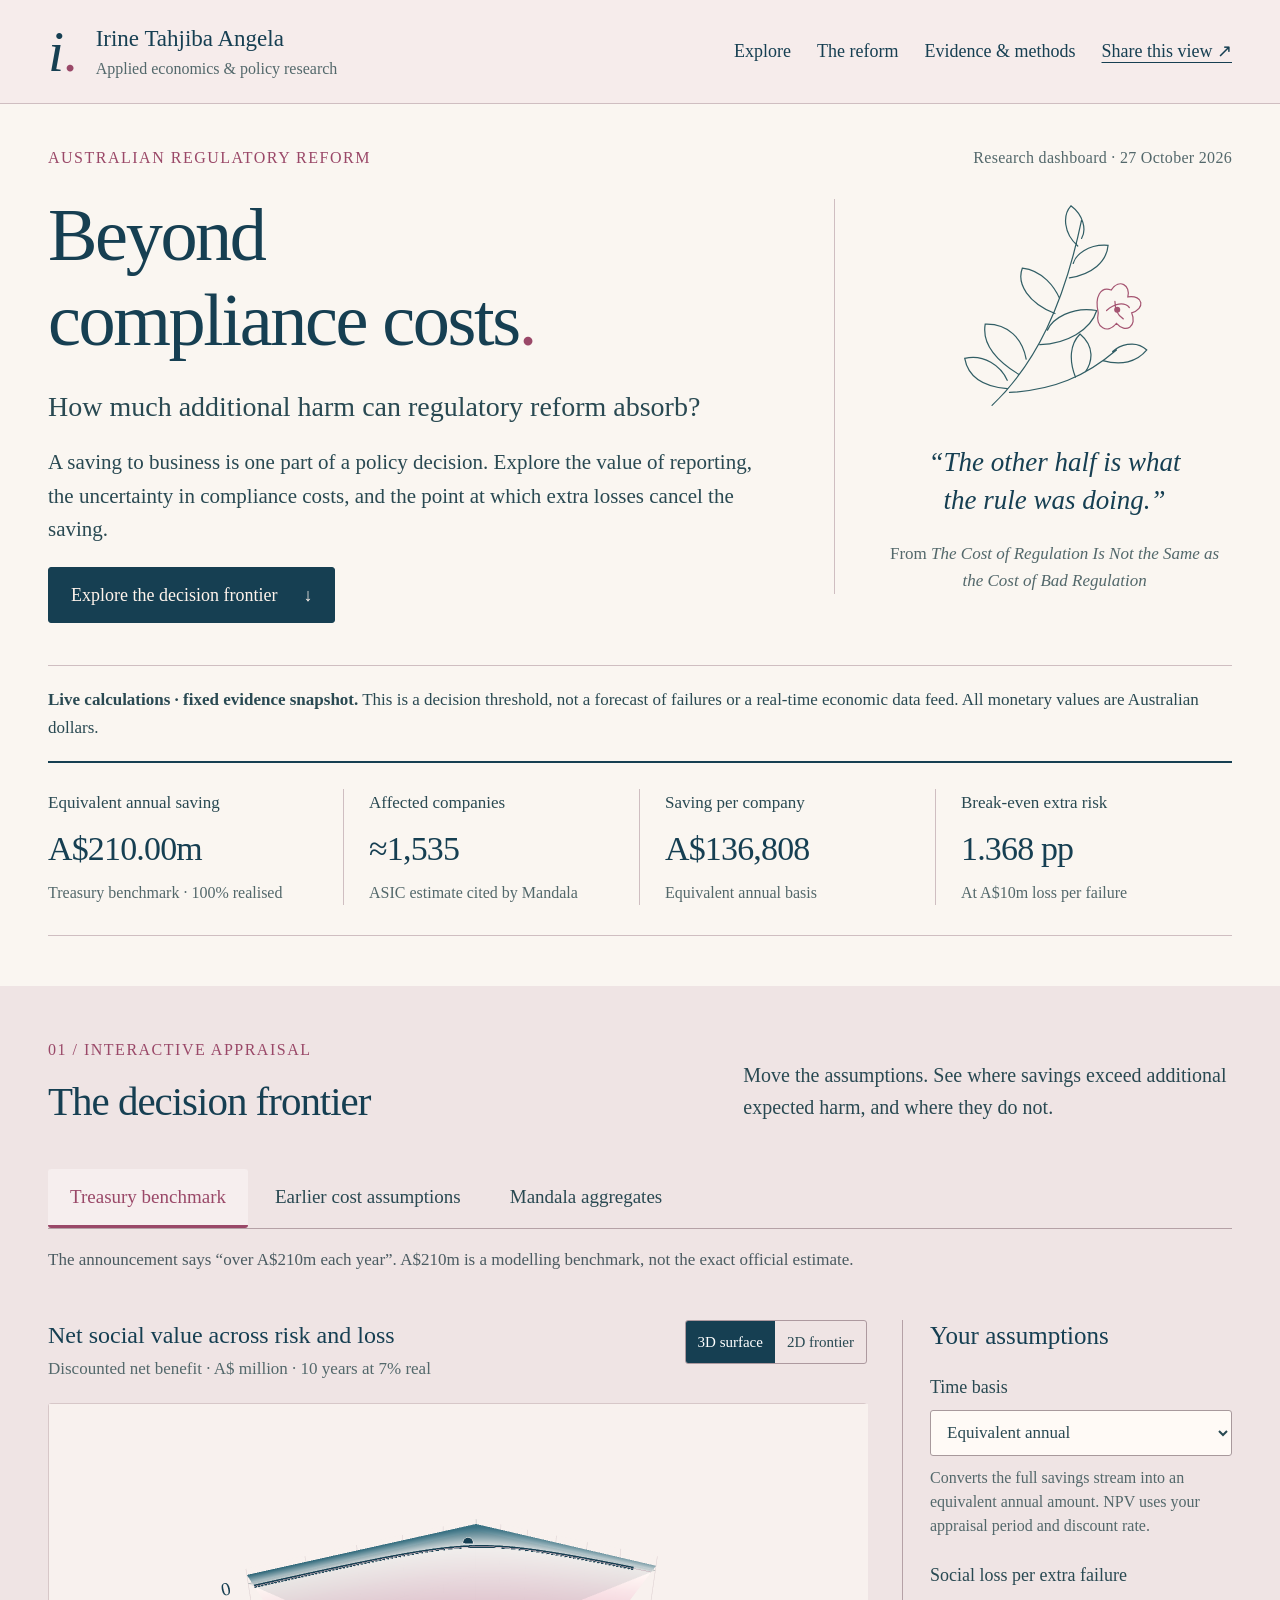
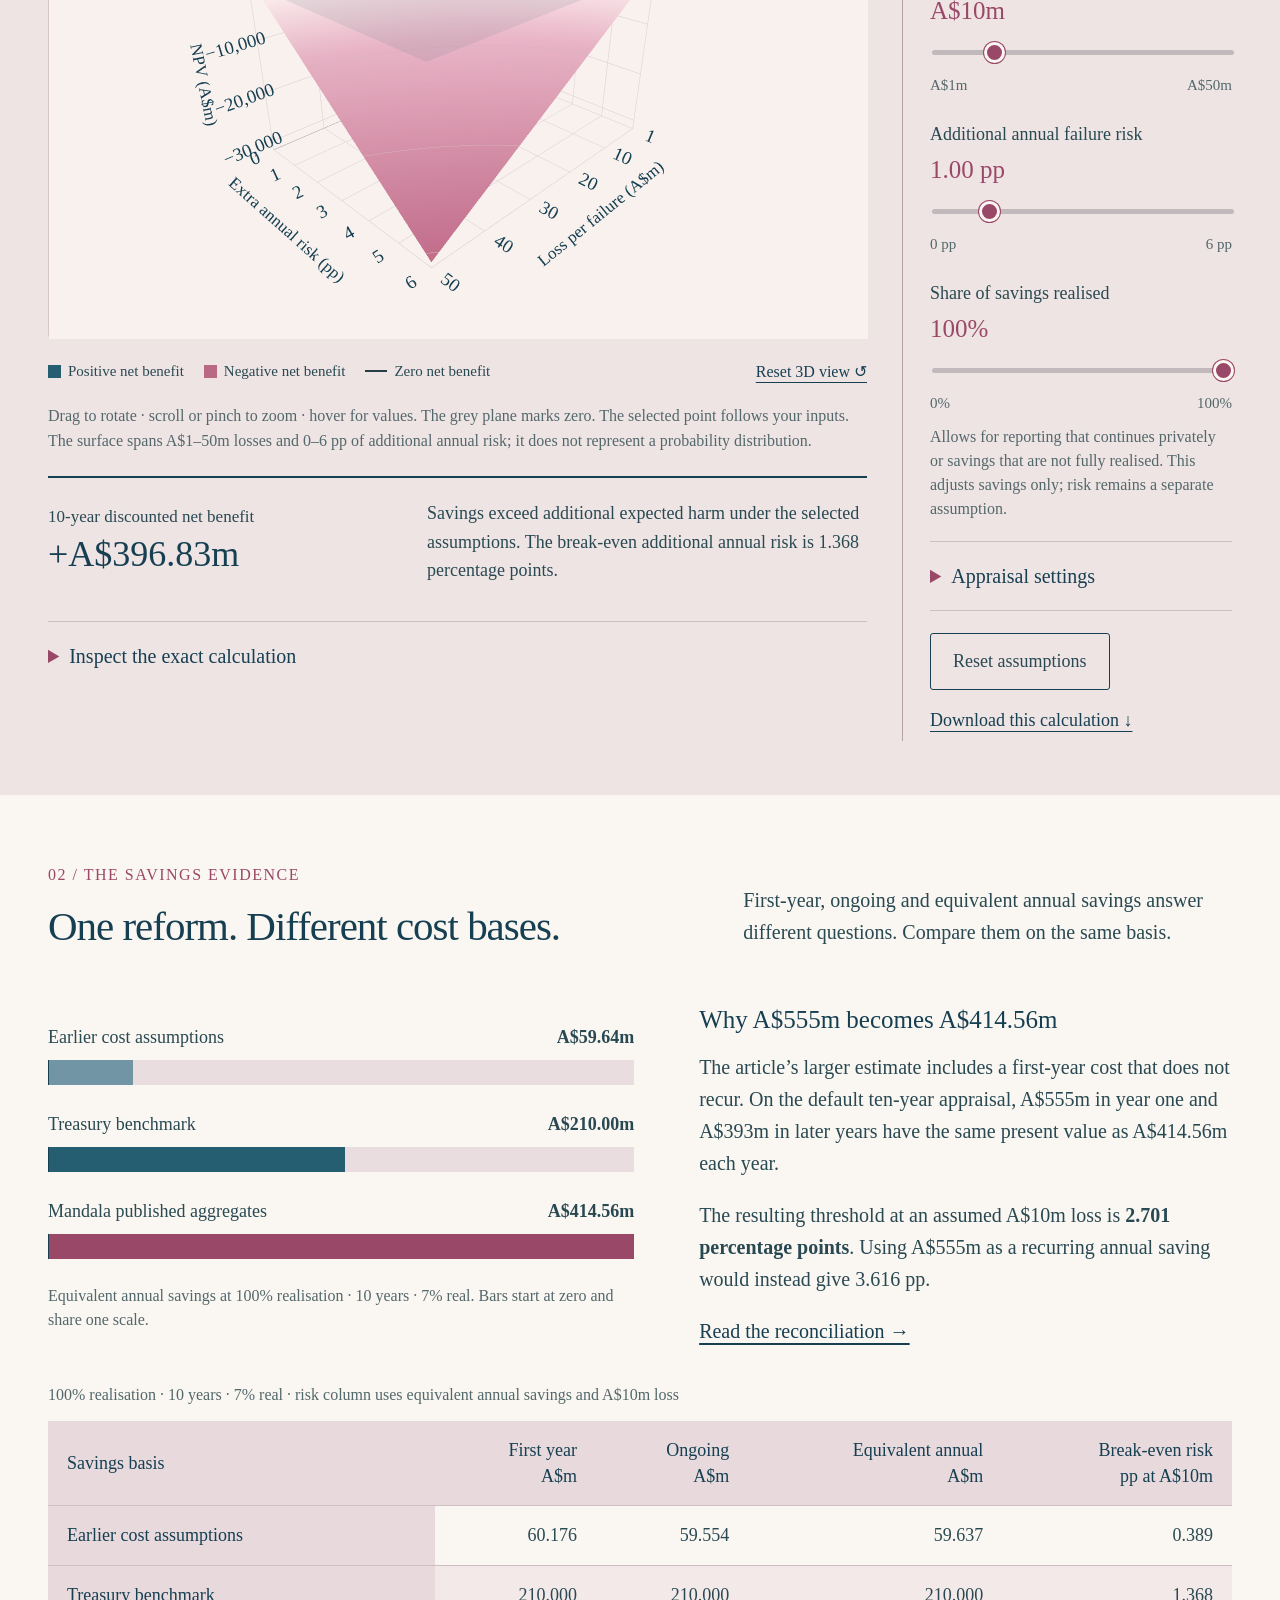
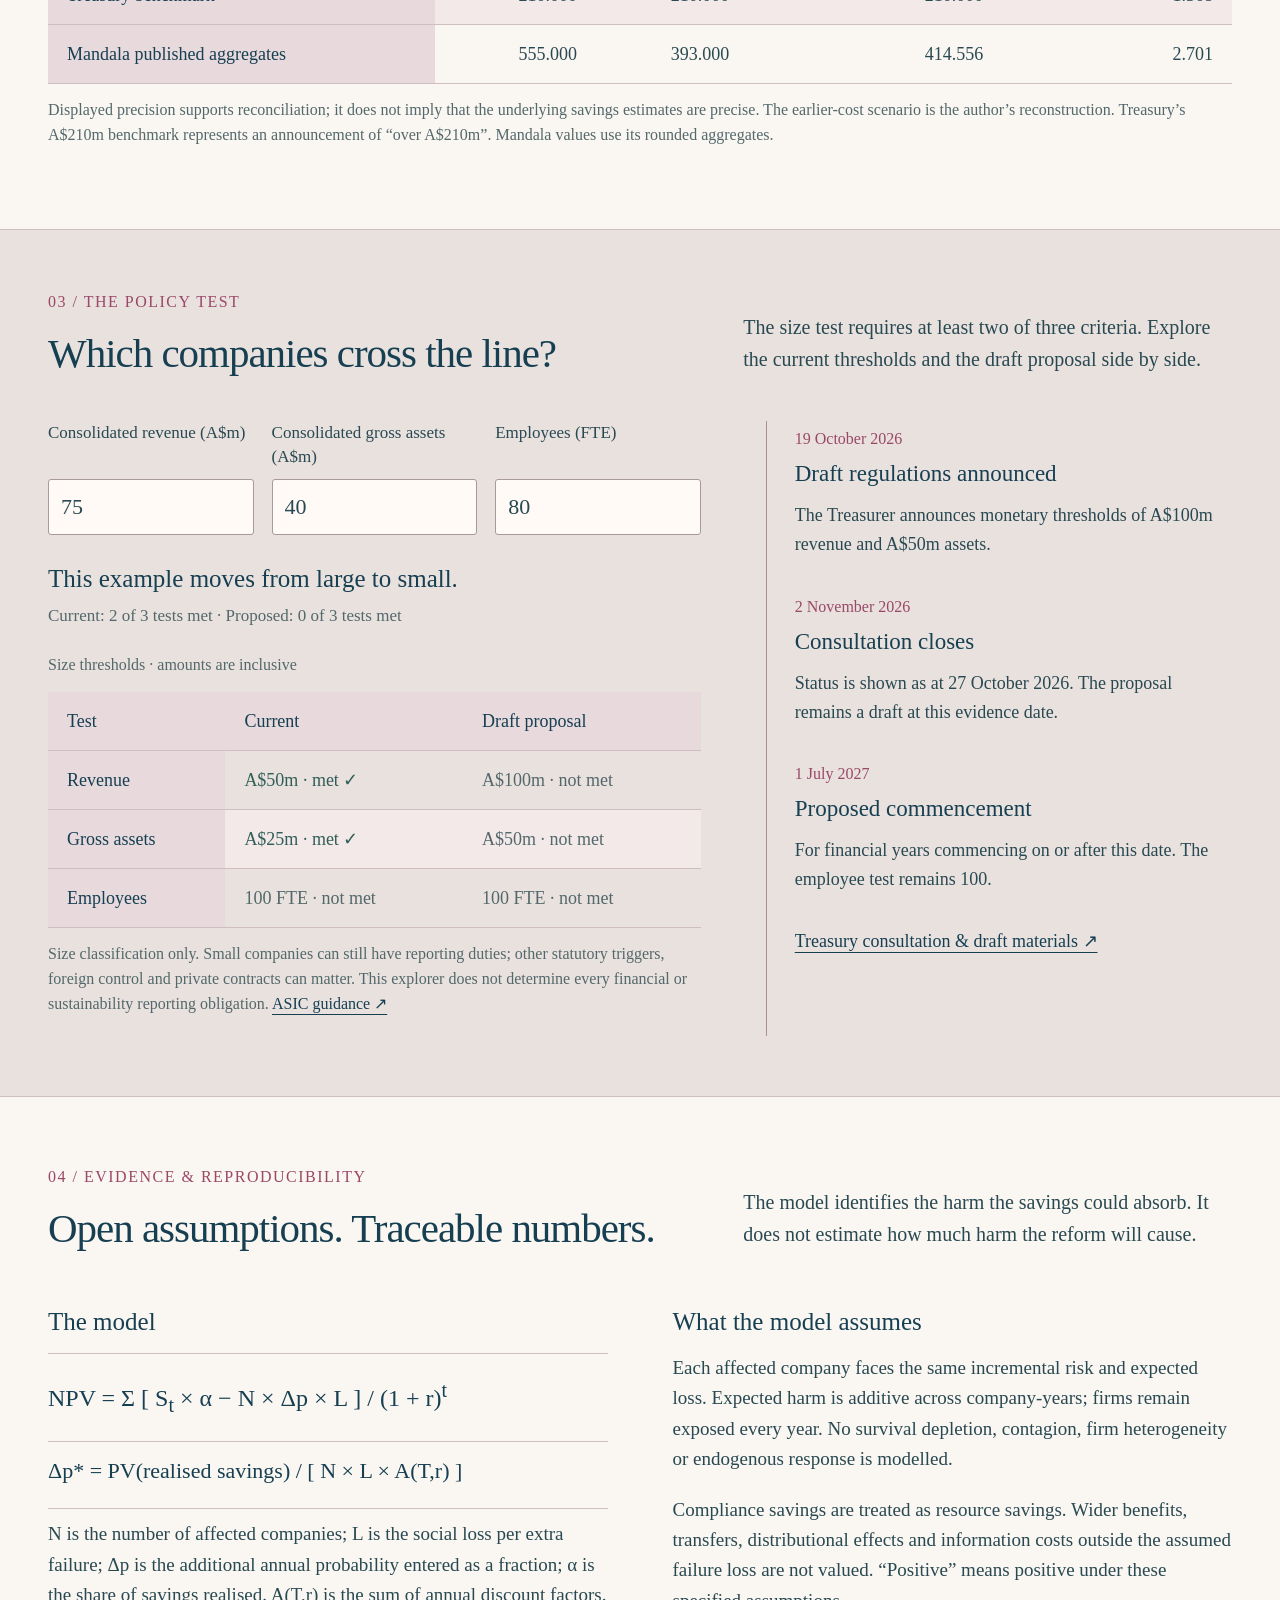
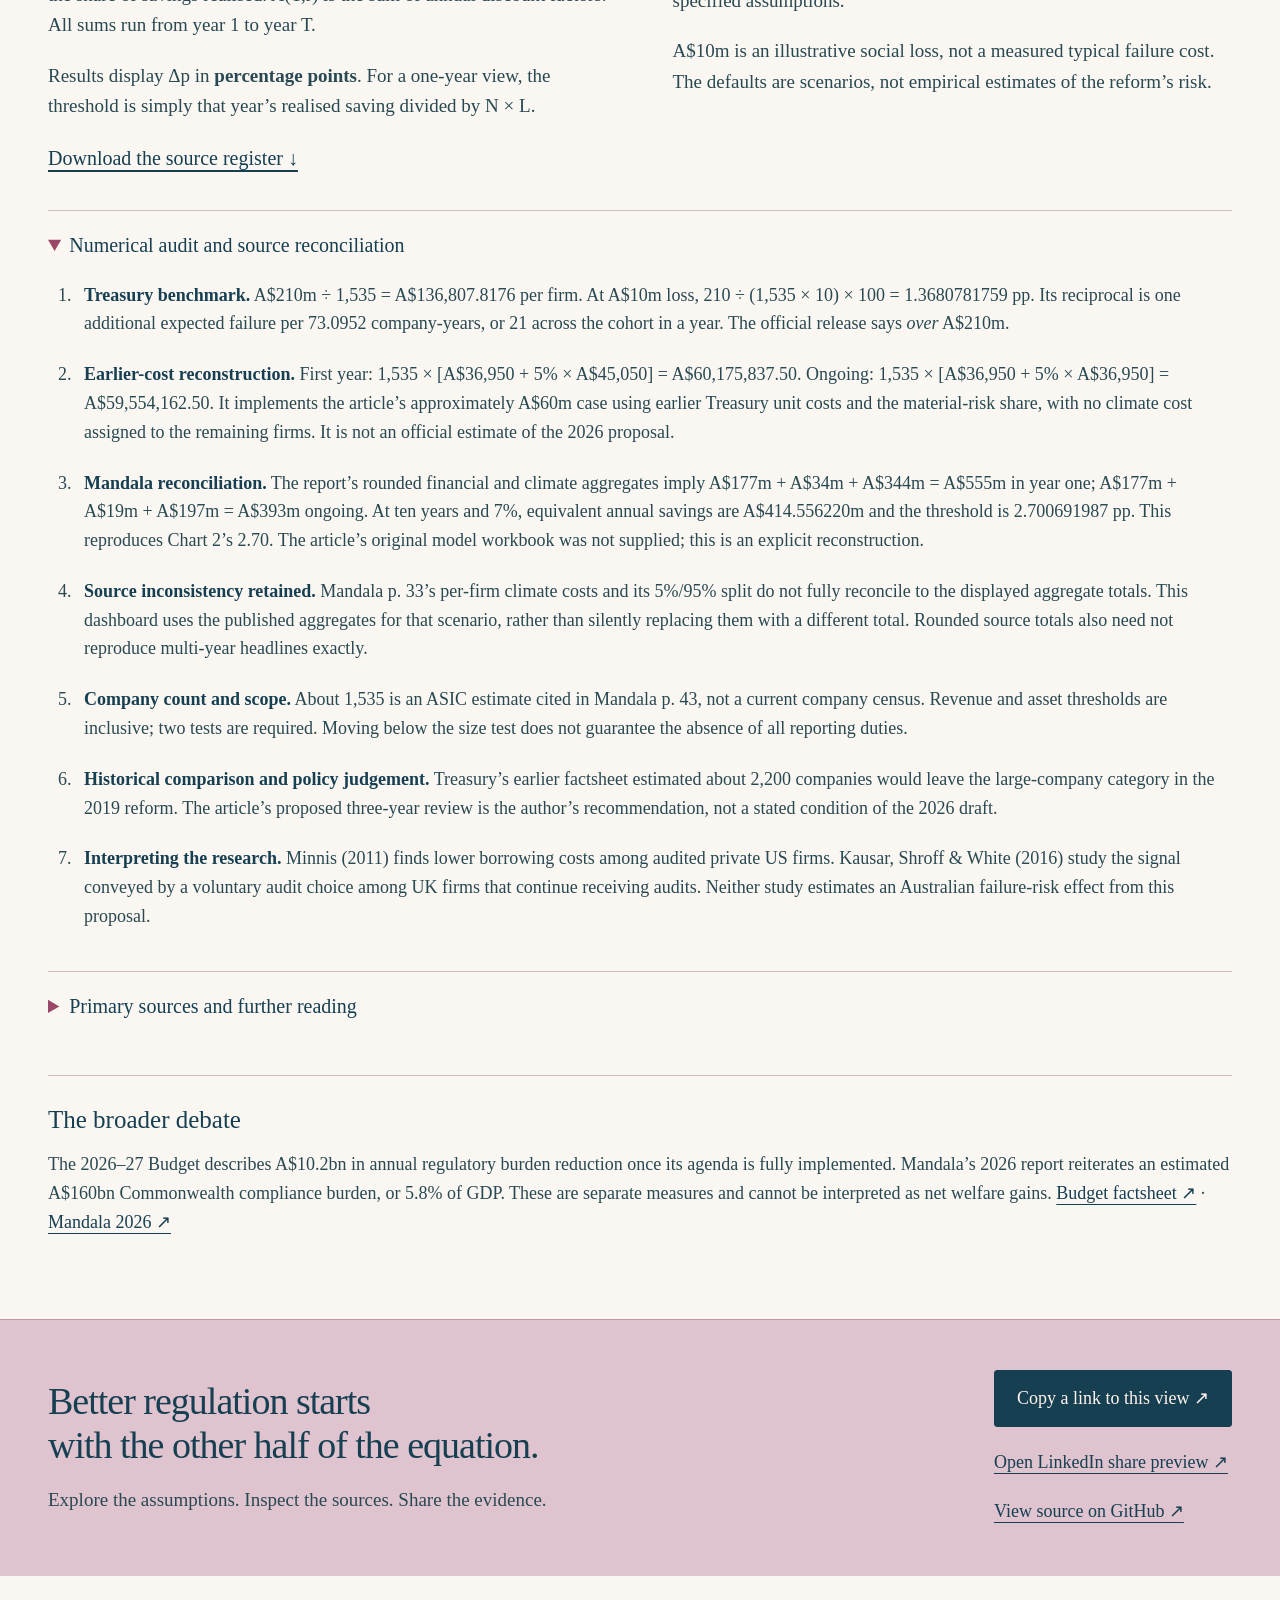
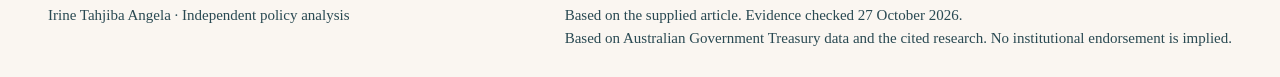
<file: beyond-compliance-costs/index.html>
<!doctype html>
<html lang="en-AU"><head>
<meta charset="utf-8"><meta name="viewport" content="width=device-width, initial-scale=1">
<title>Beyond Compliance Costs | Irine Tahjiba Angela</title>
<meta name="description" content="An interactive 3D policy dashboard exploring compliance savings, information loss and the break-even risk of Australia's proposed company reporting reform.">
<meta name="author" content="Irine Tahjiba Angela">
<meta property="og:title" content="Beyond Compliance Costs — an interactive policy dashboard">
<meta property="og:description" content="How much additional harm can regulatory reform absorb? Explore the evidence, change the assumptions and inspect the 3D decision frontier.">
<meta property="og:type" content="website"><meta property="og:locale" content="en_AU">
<meta property="og:url" content="https://researchnplcrisis-cloud.github.io/irine-tahjiba-angela/beyond-compliance-costs/">
<meta property="og:image" content="https://researchnplcrisis-cloud.github.io/irine-tahjiba-angela/beyond-compliance-costs/assets/social-preview.png">
<meta property="og:image:width" content="1200"><meta property="og:image:height" content="630">
<meta name="twitter:card" content="summary_large_image"><meta name="theme-color" content="#163f52">
<link rel="canonical" href="https://researchnplcrisis-cloud.github.io/irine-tahjiba-angela/beyond-compliance-costs/">
<link rel="icon" href="assets/botanical.svg" type="image/svg+xml"><link rel="stylesheet" href="styles.css">
<script src="assets/plotly-gl3d-3.1.0.min.js" defer></script><script type="module" src="app.mjs"></script>
</head><body>
<a class="skip" href="#main">Skip to dashboard</a>
<header class="masthead"><div class="wrap header-row">
<a class="identity" href="../"><span class="brand-mark" aria-hidden="true">i<span>.</span></span><span>Irine Tahjiba Angela<small>Applied economics &amp; policy research</small></span></a>
<nav aria-label="Main navigation"><a href="#explore">Explore</a><a href="#policy">The reform</a><a href="#evidence">Evidence &amp; methods</a><button class="text-button share-link">Share this view ↗</button></nav>
</div></header>
<main id="main">
<section class="hero wrap">
<div class="eyebrow">Australian regulatory reform <span>Research dashboard · 27 October 2026</span></div>
<div class="hero-grid"><div><h1>Beyond<br>compliance costs<span class="rose">.</span></h1><p class="standfirst">How much additional harm can regulatory reform absorb?</p><p class="intro">A saving to business is one part of a policy decision. Explore the value of reporting, the uncertainty in compliance costs, and the point at which extra losses cancel the saving.</p><a class="button primary" href="#explore">Explore the decision frontier <span aria-hidden="true">↓</span></a></div>
<div class="hero-note"><img src="assets/botanical.svg" alt="" width="260" height="250"><blockquote>“The other half is what<br>the rule was doing.”</blockquote><p>From <cite>The Cost of Regulation Is Not the Same as the Cost of Bad Regulation</cite></p></div></div>
<div class="research-note"><strong>Live calculations · fixed evidence snapshot.</strong> This is a decision threshold, not a forecast of failures or a real-time economic data feed. All monetary values are Australian dollars.</div>
<div class="metrics" aria-live="polite" aria-atomic="true">
<div><span class="metric-label" id="saving-label">Modelled annual saving</span><strong id="k-saving">A$210.00m</strong><small id="k-scenario">Treasury benchmark</small></div>
<div><span class="metric-label">Affected companies</span><strong>≈1,535</strong><small>ASIC estimate cited by Mandala</small></div>
<div><span class="metric-label">Saving per company</span><strong id="k-firm">A$136,808</strong><small id="k-firm-note">Equivalent annual basis</small></div>
<div><span class="metric-label">Break-even extra risk</span><strong id="k-risk">1.368 pp</strong><small id="k-loss">At A$10m loss per failure</small></div>
</div></section>
<section class="explore-section" id="explore"><div class="wrap">
<div class="section-heading"><div><span class="eyebrow">01 / Interactive appraisal</span><h2>The decision frontier</h2></div><p>Move the assumptions. See where savings exceed additional expected harm, and where they do not.</p></div>
<div class="scenario-tabs" role="group" aria-label="Savings scenario"><button data-scenario="treasury" aria-pressed="true">Treasury benchmark</button><button data-scenario="earlier" aria-pressed="false">Earlier cost assumptions</button><button data-scenario="mandala" aria-pressed="false">Mandala aggregates</button></div>
<p id="scenario-note" class="scenario-note"></p>
<div class="lab-grid">
<div class="visual-column">
<div class="chart-top"><div><h3 id="surface-title">Net social value across risk and loss</h3><p id="surface-subtitle">Discounted net benefit · A$ million</p></div><div class="view-switch" role="group" aria-label="Chart view"><button data-view="3d" aria-pressed="true">3D surface</button><button data-view="2d" aria-pressed="false">2D frontier</button></div></div>
<div id="surface" aria-label="Interactive three dimensional sensitivity surface. Drag to rotate; scroll to zoom. An accessible results table follows."></div>
<div id="frontier" hidden class="frontier"></div>
<div id="chart-fallback" hidden><p>The 3D renderer is unavailable on this device. The 2D frontier and exact results below remain available.</p></div>
<div class="chart-caption"><span><i class="swatch ocean"></i>Positive net benefit</span><span><i class="swatch blush"></i>Negative net benefit</span><span><i class="swatch line"></i>Zero net benefit</span><button id="reset-camera" class="text-button">Reset 3D view ↺</button></div>
<p class="figure-note">Drag to rotate · scroll or pinch to zoom · hover for values. The grey plane marks zero. The selected point follows your inputs. The surface spans A$1–50m losses and 0–6 pp of additional annual risk; it does not represent a probability distribution.</p>
<div class="result-strip" aria-live="polite" aria-atomic="true"><div><span id="result-label">Discounted net benefit</span><strong id="result-value"></strong></div><p id="result-message"></p></div>
<details class="exact-results"><summary>Inspect the exact calculation</summary><div class="table-scroll"><table><caption>Calculated results for the selected assumptions</caption><thead><tr><th scope="col">Quantity</th><th scope="col">Value</th></tr></thead><tbody id="exact-results"></tbody></table></div></details>
</div>
<aside class="controls" aria-label="Model controls"><h3>Your assumptions</h3>
<label for="basis">Time basis</label><select id="basis"><option value="equivalent">Equivalent annual</option><option value="first">First year only</option><option value="ongoing">Ongoing year only</option></select><p class="control-help" id="basis-help"></p>
<div class="control"><label for="loss">Social loss per extra failure <output id="loss-out" for="loss">A$10m</output></label><input type="range" id="loss" min="1" max="50" step="0.5" value="10"><div class="range-ends"><span>A$1m</span><span>A$50m</span></div></div>
<div class="control"><label for="risk">Additional annual failure risk <output id="risk-out" for="risk">1.00 pp</output></label><input type="range" id="risk" min="0" max="6" step="0.05" value="1"><div class="range-ends"><span>0 pp</span><span>6 pp</span></div></div>
<div class="control"><label for="realized">Share of savings realised <output id="realized-out" for="realized">100%</output></label><input type="range" id="realized" min="0" max="100" step="5" value="100"><div class="range-ends"><span>0%</span><span>100%</span></div><p class="control-help">Allows for reporting that continues privately or savings that are not fully realised. This adjusts savings only; risk remains a separate assumption.</p></div>
<details id="appraisal-controls"><summary>Appraisal settings</summary><div class="advanced-grid"><div><label for="years">Years</label><input id="years" type="number" min="1" max="30" step="1" value="10"></div><div><label for="discount">Real discount rate (%)</label><input id="discount" type="number" min="0" max="10" step="0.5" value="7"></div></div><p class="control-help">Year-end cash flows; constant prices and company count. Published estimates use different vintages; no inflation rebasing is possible from the article.</p><div class="discount-buttons"><button data-discount="3">3%</button><button data-discount="7">7%</button><button data-discount="10">10%</button></div></details>
<div class="control-actions"><button id="reset" class="button secondary">Reset assumptions</button><button id="export" class="text-button">Download this calculation ↓</button></div>
</aside></div></div></section>
<section class="wrap comparison" id="costs"><div class="section-heading"><div><span class="eyebrow">02 / The savings evidence</span><h2>One reform. Different cost bases.</h2></div><p>First-year, ongoing and equivalent annual savings answer different questions. Compare them on the same basis.</p></div>
<div class="comparison-grid"><div><div id="savings-bars"></div><p class="figure-note" id="comparison-note"></p></div><div class="comparison-text"><h3>Why A$555m becomes A$414.56m</h3><p>The article’s larger estimate includes a first-year cost that does not recur. On the default ten-year appraisal, A$555m in year one and A$393m in later years have the same present value as A$414.56m each year.</p><p>The resulting threshold at an assumed A$10m loss is <strong>2.701 percentage points</strong>. Using A$555m as a recurring annual saving would instead give 3.616 pp.</p><a href="#audit">Read the reconciliation →</a></div></div>
<div class="table-scroll"><table class="comparison-table"><caption id="comparison-caption">At 100% savings realisation · calculated from published or reconstructed inputs</caption><thead><tr><th scope="col">Savings basis</th><th scope="col">First year<br>A$m</th><th scope="col">Ongoing<br>A$m</th><th scope="col">Equivalent annual<br>A$m</th><th scope="col">Break-even risk<br>pp at A$10m</th></tr></thead><tbody id="comparison-rows"></tbody></table></div>
<p class="figure-note">Displayed precision supports reconciliation; it does not imply that the underlying savings estimates are precise. The earlier-cost scenario is the author’s reconstruction. Treasury’s A$210m benchmark represents an announcement of “over A$210m”. Mandala values use its rounded aggregates.</p></section>
<section class="policy-section" id="policy"><div class="wrap"><div class="section-heading"><div><span class="eyebrow">03 / The policy test</span><h2>Which companies cross the line?</h2></div><p>The size test requires at least two of three criteria. Explore the current thresholds and the draft proposal side by side.</p></div>
<div class="policy-grid"><div><div class="company-inputs"><div><label for="revenue">Consolidated revenue (A$m)</label><input type="number" id="revenue" min="0" step="0.1" value="75"></div><div><label for="assets">Consolidated gross assets (A$m)</label><input type="number" id="assets" min="0" step="0.1" value="40"></div><div><label for="employees">Employees (FTE)</label><input type="number" id="employees" min="0" step="0.1" value="80"></div></div><div id="company-result" class="company-result" aria-live="polite"></div><div class="table-scroll"><table><caption>Size thresholds · amounts are inclusive</caption><thead><tr><th>Test</th><th>Current</th><th>Draft proposal</th></tr></thead><tbody id="threshold-rows"></tbody></table></div><p class="figure-note">Size classification only. Small companies can still have reporting duties; other statutory triggers, foreign control and private contracts can matter. This explorer does not determine every financial or sustainability reporting obligation. <a href="https://www.asic.gov.au/regulatory-resources/financial-reporting-and-audit/preparers-of-financial-reports/are-you-a-large-or-small-proprietary-company" target="_blank" rel="noopener">ASIC guidance ↗</a></p></div>
<div class="policy-timeline"><div><span class="date">19 October 2026</span><h3>Draft regulations announced</h3><p>The Treasurer announces monetary thresholds of A$100m revenue and A$50m assets.</p></div><div><span class="date">2 November 2026</span><h3>Consultation closes</h3><p>Status is shown as at 27 October 2026. The proposal remains a draft at this evidence date.</p></div><div><span class="date">1 July 2027</span><h3>Proposed commencement</h3><p>For financial years commencing on or after this date. The employee test remains 100.</p></div><a href="https://consult.treasury.gov.au/c2026-811281" target="_blank" rel="noopener">Treasury consultation &amp; draft materials ↗</a></div></div>
</div></section>
<section class="wrap evidence" id="evidence"><div class="section-heading"><div><span class="eyebrow">04 / Evidence &amp; reproducibility</span><h2>Open assumptions. Traceable numbers.</h2></div><p>The model identifies the harm the savings could absorb. It does not estimate how much harm the reform will cause.</p></div>
<div class="method-grid"><div><h3>The model</h3><div class="equation">NPV = Σ [ S<sub>t</sub> × α − N × Δp × L ] / (1 + r)<sup>t</sup></div><div class="equation small-equation">Δp* = PV(realised savings) / [ N × L × A(T,r) ]</div><p>N is the number of affected companies; L is the social loss per extra failure; Δp is the additional annual probability entered as a fraction; α is the share of savings realised. A(T,r) is the sum of annual discount factors. All sums run from year 1 to year T.</p><p>Results display Δp in <strong>percentage points</strong>. For a one-year view, the threshold is simply that year’s realised saving divided by N × L.</p><a href="data/source-register.json" download>Download the source register ↓</a></div><div><h3>What the model assumes</h3><p>Each affected company faces the same incremental risk and expected loss. Expected harm is additive across company-years; firms remain exposed every year. No survival depletion, contagion, firm heterogeneity or endogenous response is modelled.</p><p>Compliance savings are treated as resource savings. Wider benefits, transfers, distributional effects and information costs outside the assumed failure loss are not valued. “Positive” means positive under these specified assumptions.</p><p>A$10m is an illustrative social loss, not a measured typical failure cost. The defaults are scenarios, not empirical estimates of the reform’s risk.</p></div></div>
<details open id="audit" class="audit"><summary>Numerical audit and source reconciliation</summary><ol>
<li><strong>Treasury benchmark.</strong> A$210m ÷ 1,535 = A$136,807.8176 per firm. At A$10m loss, 210 ÷ (1,535 × 10) × 100 = 1.3680781759 pp. Its reciprocal is one additional expected failure per 73.0952 company-years, or 21 across the cohort in a year. The official release says <em>over</em> A$210m.</li>
<li><strong>Earlier-cost reconstruction.</strong> First year: 1,535 × [A$36,950 + 5% × A$45,050] = A$60,175,837.50. Ongoing: 1,535 × [A$36,950 + 5% × A$36,950] = A$59,554,162.50. It implements the article’s approximately A$60m case using earlier Treasury unit costs and the material-risk share, with no climate cost assigned to the remaining firms. It is not an official estimate of the 2026 proposal.</li>
<li><strong>Mandala reconciliation.</strong> The report’s rounded financial and climate aggregates imply A$177m + A$34m + A$344m = A$555m in year one; A$177m + A$19m + A$197m = A$393m ongoing. At ten years and 7%, equivalent annual savings are A$414.556220m and the threshold is 2.700691987 pp. This reproduces Chart 2’s 2.70. The article’s original model workbook was not supplied; this is an explicit reconstruction.</li>
<li><strong>Source inconsistency retained.</strong> Mandala p. 33’s per-firm climate costs and its 5%/95% split do not fully reconcile to the displayed aggregate totals. This dashboard uses the published aggregates for that scenario, rather than silently replacing them with a different total. Rounded source totals also need not reproduce multi-year headlines exactly.</li>
<li><strong>Company count and scope.</strong> About 1,535 is an ASIC estimate cited in Mandala p. 43, not a current company census. Revenue and asset thresholds are inclusive; two tests are required. Moving below the size test does not guarantee the absence of all reporting duties.</li>
<li><strong>Historical comparison and policy judgement.</strong> Treasury’s earlier factsheet estimated about 2,200 companies would leave the large-company category in the 2019 reform. The article’s proposed three-year review is the author’s recommendation, not a stated condition of the 2026 draft.</li>
<li><strong>Interpreting the research.</strong> Minnis (2011) finds lower borrowing costs among audited private US firms. Kausar, Shroff &amp; White (2016) study the signal conveyed by a voluntary audit choice among UK firms that continue receiving audits. Neither study estimates an Australian failure-risk effect from this proposal.</li>
</ol></details>
<details class="source-details"><summary>Primary sources and further reading</summary><div id="sources" class="sources"></div></details>
<div class="context"><h3>The broader debate</h3><p>The 2026–27 Budget describes A$10.2bn in annual regulatory burden reduction once its agenda is fully implemented. Mandala’s 2026 report reiterates an estimated A$160bn Commonwealth compliance burden, or 5.8% of GDP. These are separate measures and cannot be interpreted as net welfare gains. <a href="https://budget.gov.au/content/factsheets/download/factsheet-regulatory-reform.pdf" target="_blank" rel="noopener">Budget factsheet ↗</a> · <a href="https://mandalapartners.com/reports/The-Stagnant-Nation" target="_blank" rel="noopener">Mandala 2026 ↗</a></p></div>
</section>
<section class="closing"><div class="wrap closing-row"><div><h2>Better regulation starts<br>with the other half of the equation.</h2><p>Explore the assumptions. Inspect the sources. Share the evidence.</p></div><div class="closing-actions"><button class="button primary share-link">Copy a link to this view ↗</button><a id="linkedin" class="text-button" target="_blank" rel="noopener">Open LinkedIn share preview ↗</a><a href="https://github.com/researchnplcrisis-cloud/irine-tahjiba-angela/tree/main/beyond-compliance-costs" target="_blank" rel="noopener">View source on GitHub ↗</a></div></div></section>
</main><footer class="wrap"><p>Irine Tahjiba Angela · Independent policy analysis</p><p>Based on the supplied article. Evidence checked 27 October 2026.<br>Based on Australian Government Treasury data and the cited research. No institutional endorsement is implied.</p></footer>
<div id="toast" role="status" aria-live="polite"></div><dialog id="share-dialog"><h2>Share this view</h2><p>Copy this link with your selected model assumptions.</p><input id="share-url" aria-label="Shareable URL" readonly><button id="close-share" class="button primary">Close</button></dialog>
<noscript><p class="wrap">Enable JavaScript to use the interactive model. The source audit and policy explanation remain available above.</p></noscript>
</body></html>
</file>
<file: beyond-compliance-costs/styles.css>
:root{--ink:#163f52;--text:#294952;--muted:#53686b;--rose:#9a4868;--blush:#ead0d8;--petal:#f1e1e4;--paper:#faf6f1;--line:#cfbec1;--ocean:#245e70;--green:#416b65}
*{box-sizing:border-box}html{scroll-behavior:smooth;scroll-padding-top:110px}body{margin:0;background:var(--paper);color:var(--text);font:20px/1.6 Georgia,'Times New Roman',serif}button,input,select{font:inherit;color:inherit}button,a,input,select{touch-action:manipulation}a{color:var(--ink);text-underline-offset:5px}a:hover{color:var(--rose)}button{cursor:pointer}button:disabled{opacity:.5;cursor:default}button:focus-visible,a:focus-visible,input:focus-visible,select:focus-visible,summary:focus-visible{outline:3px solid var(--rose);outline-offset:5px}button{border-radius:3px}input,select{min-height:46px;border:1px solid #a8999c;border-radius:3px;background:#fffaf6;padding:9px 12px;max-width:100%}input[type=range]{appearance:none;width:100%;height:24px;min-height:24px;padding:0;background:transparent;border:0;accent-color:var(--rose)}input[type=range]::-webkit-slider-runnable-track{height:5px;background:#c1b9bb;border-radius:4px}input[type=range]::-webkit-slider-thumb{appearance:none;width:21px;height:21px;margin-top:-8px;border:3px solid var(--paper);background:var(--rose);border-radius:50%;box-shadow:0 0 0 1px var(--rose)}input[type=range]::-moz-range-track{height:5px;background:#c1b9bb}input[type=range]::-moz-range-thumb{width:18px;height:18px;background:var(--rose);border:2px solid var(--paper);border-radius:50%}h1,h2,h3,p{margin-top:0}h1,h2,h3{color:var(--ink);font-weight:400;line-height:1.15}h1{font-size:clamp(52px,5.8vw,85px);letter-spacing:-2.4px;margin:23px 0}h2{font-size:clamp(34px,3.2vw,46px);letter-spacing:-1px;margin:14px 0 18px}h3{font-size:25px;line-height:1.3;margin-bottom:14px}p{margin-bottom:20px}.wrap{width:min(1400px,calc(100% - 96px));margin-inline:auto}.masthead{background:#f6eceb;border-bottom:1px solid var(--line);position:sticky;top:0;z-index:20}.header-row{display:flex;align-items:center;justify-content:space-between;gap:25px;min-height:103px}.identity{display:flex;gap:17px;align-items:center;text-decoration:none;line-height:1.3;font-size:23px}.identity small{display:block;font-size:16px;color:var(--muted);margin-top:5px}.brand-mark{font-size:58px;font-style:italic;color:var(--ink);line-height:1}.brand-mark span{color:var(--rose)}nav{display:flex;gap:26px;align-items:center;font-size:18px}nav a{text-decoration:none}nav a:hover{text-decoration:underline}.text-button{border:0;background:none;padding:6px 0;color:var(--ink);text-decoration:underline;text-underline-offset:5px;font-size:18px}.skip{position:absolute;top:-100px;left:20px;z-index:100;background:white;padding:15px}.skip:focus{top:10px}.hero{padding-top:42px;padding-bottom:0}.eyebrow{font-size:16px;letter-spacing:1.5px;text-transform:uppercase;color:var(--rose);line-height:1.5}.hero>.eyebrow{display:flex;justify-content:space-between;gap:25px}.hero>.eyebrow span{letter-spacing:.3px;color:var(--muted);text-transform:none}.hero-grid{display:grid;grid-template-columns:1.8fr 1fr;gap:70px;align-items:center;margin-bottom:42px}.standfirst{font-size:28px;line-height:1.4;max-width:700px}.intro{max-width:730px;font-size:21px}.rose{color:var(--rose)}.button{display:inline-flex;align-items:center;justify-content:center;gap:26px;padding:13px 22px;font-size:18px;text-decoration:none;min-height:50px;border-radius:3px;border:1px solid var(--ink)}.primary{background:var(--ink);color:#fff4ec}.primary:hover{background:#27586b;color:white}.secondary{background:transparent}.secondary:hover{background:var(--petal)}.hero-note{border-left:1px solid var(--line);padding-left:42px;text-align:center}.hero-note img{max-width:100%;height:220px}.hero-note blockquote{font-size:27px;line-height:1.4;color:var(--ink);margin:16px 0 20px;font-style:italic}.hero-note p{font-size:17px;color:var(--muted);max-width:350px;margin:0 auto}.research-note{font-size:17px;padding:20px 0;border-top:1px solid var(--line)}.metrics{display:grid;grid-template-columns:repeat(4,1fr);border-top:2px solid var(--ink);border-bottom:1px solid var(--line);padding:26px 0 30px}.metrics>div{padding:0 25px;border-right:1px solid var(--line)}.metrics>div:first-child{padding-left:0}.metrics>div:last-child{border:0}.metric-label{display:block;font-size:17px}.metrics strong{display:block;font-weight:400;font-size:clamp(29px,2.65vw,40px);letter-spacing:-.8px;white-space:nowrap;color:var(--ink);margin:6px 0}.metrics small{display:block;color:var(--muted);font-size:16px;line-height:1.4}.explore-section{background:#efe4e4;margin-top:50px;padding:46px 0 54px}.section-heading{display:grid;grid-template-columns:1.3fr 1fr;gap:60px;align-items:end;margin-bottom:26px}.section-heading>p{font-size:20px;max-width:580px;margin-bottom:20px}.scenario-tabs{display:flex;gap:5px;border-bottom:1px solid #b5a1a6}.scenario-tabs button{background:none;border:0;border-bottom:3px solid transparent;padding:13px 22px;font-size:19px}.scenario-tabs button[aria-pressed=true]{border-bottom-color:var(--rose);color:var(--rose);background:#f6eeee}.scenario-note{font-size:17px;color:#4a5b61;min-height:52px;max-width:1100px;margin:17px 0 22px}.lab-grid{display:grid;grid-template-columns:minmax(0,1fr) 330px;gap:35px}.visual-column{min-width:0}.chart-top{display:flex;align-items:start;justify-content:space-between;gap:15px}.chart-top h3{font-size:24px;margin-bottom:4px}.chart-top p{font-size:17px;color:var(--muted)}.view-switch{display:flex;white-space:nowrap;border:1px solid #ad999f;border-radius:3px;overflow:hidden}.view-switch button{font-size:15px;border:0;background:transparent;padding:9px 12px;border-radius:0}.view-switch button[aria-pressed=true]{background:var(--ink);color:white}#surface{height:535px;width:100%;background:#f8f1ee;border:1px solid #d7c7c8;border-radius:3px}.frontier{background:#f8f1ee;border:1px solid #d7c7c8;border-radius:3px;min-height:500px;padding:10px}.frontier svg{display:block;width:100%;height:auto}.chart-caption{display:flex;gap:20px;align-items:center;flex-wrap:wrap;margin:15px 0 0;font-size:15px}.chart-caption>span{display:flex;align-items:center;gap:7px}.chart-caption button{margin-left:auto;font-size:16px}.swatch{width:13px;height:13px;display:inline-block}.ocean{background:#245e70}.blush{background:#ba6984}.line{width:22px;height:2px;background:#273e49}.figure-note{font-size:16px;line-height:1.55;color:var(--muted);margin:14px 0 20px}.controls{border-left:1px solid #b5a1a6;padding:0 0 0 27px;min-width:0}.controls>h3{margin-bottom:22px}.controls>label,.control label,.advanced-grid label,.company-inputs label{display:block;font-size:18px;line-height:1.4;margin-bottom:10px}.controls select{font-size:17px;width:100%;white-space:normal}.control-help{font-size:16px;line-height:1.5;color:var(--muted);margin:10px 0 20px}.control{margin-top:25px}.control label{display:flex;flex-direction:column;gap:5px}.control output{font-size:25px;color:var(--rose);font-variant-numeric:tabular-nums}.range-ends{display:flex;justify-content:space-between;font-size:15px;color:var(--muted)}details{border-top:1px solid var(--line);padding:18px 0}summary{cursor:pointer;color:var(--ink);font-size:20px}summary::marker{color:var(--rose)}details[open]>summary{margin-bottom:20px}.advanced-grid{display:grid;grid-template-columns:1fr 1fr;gap:15px}.advanced-grid input{width:100%;font-size:19px}.advanced-grid label{font-size:16px}.discount-buttons{display:flex;gap:10px}.discount-buttons button{background:#f9f2ee;border:1px solid #b3a1a5;font-size:16px;padding:5px 13px}.control-actions{display:flex;flex-direction:column;align-items:start;gap:10px;border-top:1px solid var(--line);padding-top:22px}.result-strip{display:flex;justify-content:space-between;gap:30px;border-top:2px solid var(--ink);padding:21px 0 16px;margin-top:22px}.result-strip span{font-size:17px}.result-strip strong{display:block;font-size:36px;line-height:1.3;font-weight:400;color:var(--ink);white-space:nowrap}.result-strip p{max-width:440px;font-size:18px;line-height:1.6}.result-strip.negative strong{color:var(--rose)}.table-scroll{width:100%;overflow-x:auto}table{border-collapse:collapse;width:100%;font-size:18px;text-align:left;line-height:1.45}caption{text-align:left;font-size:16px;color:var(--muted);margin-bottom:15px}th{font-weight:400;color:var(--ink);background:#e7d9dc}th,td{padding:16px 19px;border-bottom:1px solid var(--line)}tbody tr:nth-child(even){background:#f3e9e8}td:not(:first-child){font-variant-numeric:tabular-nums}.comparison,.evidence{padding-block:62px}.comparison-grid{display:grid;grid-template-columns:1.1fr 1fr;gap:65px;align-items:center;margin:30px 0}.bar-row{margin:25px 0}.bar-label{display:flex;justify-content:space-between;font-size:18px;margin-bottom:8px;gap:20px}.bar-track{height:25px;background:#e9dddf;border-left:1px solid var(--ink)}.bar-fill{height:100%;background:var(--ocean)}.bar-row:nth-child(1) .bar-fill{background:#7295a6}.bar-row:nth-child(3) .bar-fill{background:var(--rose)}.comparison-text{font-size:20px}.comparison-table td:not(:first-child),.comparison-table th:not(:first-child){text-align:right}.policy-section{padding:54px 0 60px;background:#e9e1de;border-top:1px solid var(--line);border-bottom:1px solid var(--line)}.policy-grid{display:grid;grid-template-columns:1.4fr 1fr;gap:65px}.company-inputs{display:grid;grid-template-columns:repeat(3,1fr);gap:18px}.company-inputs input{width:100%;font-size:22px}.company-inputs label{font-size:17px;min-height:48px}.company-result{margin:26px 0;color:var(--ink);font-size:25px;line-height:1.4}.company-result small{display:block;font-size:17px;color:var(--muted);margin-top:8px}.policy-timeline{padding-left:28px;border-left:1px solid #a98d98}.policy-timeline>div{padding-bottom:20px}.date{font-size:16px;color:var(--rose)}.policy-timeline h3{font-size:23px;margin:6px 0 12px}.policy-timeline p{font-size:18px;margin-bottom:10px}.policy-timeline>a{font-size:18px}.pass{color:#315e58}.fail{color:var(--muted)}.method-grid{display:grid;grid-template-columns:1fr 1fr;gap:65px;margin:36px 0}.method-grid p{font-size:19px}.equation{font-size:24px;padding:19px 0;margin-bottom:10px;border-block:1px solid var(--line);color:var(--ink);line-height:1.7;overflow-x:auto}.small-equation{font-size:22px;border-top:0;padding-top:0}.audit{margin-top:26px}.audit ol{padding-left:28px}.audit li{font-size:18px;margin:0 0 22px;padding-left:8px}.audit strong{color:var(--ink)}.sources{display:grid;grid-template-columns:1fr 1fr;gap:0 45px}.source-item{padding:17px 0;border-bottom:1px solid var(--line);font-size:17px}.source-item p{margin:8px 0 0;font-size:16px;color:var(--muted)}.source-item a{font-size:18px}.context{border-top:1px solid var(--line);margin-top:35px;padding-top:28px}.context p{font-size:18px}.closing{background:#dfc3ce;padding:50px 0;border-top:1px solid #bd99a8}.closing-row{display:flex;justify-content:space-between;gap:60px;align-items:center}.closing h2{font-size:38px;margin-top:0}.closing p{font-size:19px;margin-bottom:0}.closing-actions{display:flex;flex-direction:column;gap:15px;align-items:start;white-space:nowrap}.closing-actions a{font-size:18px}footer{display:flex;justify-content:space-between;gap:50px;padding:28px 0;font-size:15px;line-height:1.5}footer p{margin:0}#toast{position:fixed;bottom:26px;left:50%;transform:translateX(-50%);max-width:90%;background:var(--ink);color:white;padding:12px 25px;z-index:50;font-size:18px;border-radius:3px;display:none}dialog{max-width:650px;background:var(--paper);border:1px solid var(--line);padding:35px;color:var(--text)}dialog::backdrop{background:#163f5277}dialog input{display:block;width:100%;margin:20px 0;font-size:17px}dialog h2{font-size:32px}.js-plotly-plot .plotly .modebar{top:8px!important;right:8px!important}
[hidden]{display:none!important}
@media(min-width:1700px){.wrap{width:min(1510px,calc(100% - 120px))}.lab-grid{grid-template-columns:minmax(0,1fr) 360px}#surface{height:580px}}
@media(max-width:1150px){.wrap{width:calc(100% - 56px)}nav{gap:16px;font-size:16px}.identity{font-size:20px}.identity small{font-size:14px}.hero-grid{gap:35px}.hero-note{padding-left:25px}.lab-grid{grid-template-columns:minmax(0,1fr) 290px;gap:22px}.controls{padding-left:20px}.chart-top{flex-direction:column}.chart-top p{margin-bottom:10px}.view-switch{margin-bottom:15px}.metrics>div{padding:0 15px}.metrics small{font-size:15px}.policy-grid,.method-grid,.comparison-grid{gap:35px}.result-strip{flex-direction:column;gap:10px}.result-strip p{max-width:none}}
@media(max-width:850px){.header-row{flex-wrap:wrap;padding-block:15px;gap:12px}.masthead{position:static}nav{flex-wrap:wrap;gap:12px 22px;width:100%}.hero{padding-top:30px}.hero>.eyebrow{display:block}.hero>.eyebrow span{display:block;margin-top:9px}.hero-grid{grid-template-columns:1fr 220px}.hero-note img{height:150px}.hero-note blockquote{font-size:23px}.hero-note p{font-size:15px}.hero-note{padding-left:20px}.lab-grid{grid-template-columns:1fr}.controls{border:1px solid var(--line);padding:25px;display:grid;grid-template-columns:1fr 1fr;gap:10px 30px}.controls>h3,.controls>label,.controls>select,.controls>#basis-help{grid-column:1/-1}.controls>#basis-help{margin-bottom:0}.controls>.control{margin-top:15px}.controls>#appraisal-controls,.controls>.control-actions{grid-column:1/-1}.control-actions{flex-direction:row;align-items:center;gap:25px}.section-heading{gap:25px;grid-template-columns:1.2fr 1fr}.comparison-grid,.policy-grid,.method-grid{grid-template-columns:1fr}.policy-timeline{margin-top:15px}.sources{grid-template-columns:1fr}.closing-row{flex-direction:column;align-items:start;gap:25px}.hero-note{display:none}.hero-grid{grid-template-columns:1fr}.hero h1{font-size:70px}.metrics{grid-template-columns:1fr 1fr;gap:22px}.metrics>div:nth-child(2){border-right:0}.metrics>div:nth-child(3){padding-left:0}.section-heading{grid-template-columns:1fr;gap:0}.section-heading>p{max-width:none}.closing h2{font-size:34px}#surface{height:520px}}
@media(max-width:520px){body{font-size:19px}.wrap{width:calc(100% - 36px)}.identity{font-size:21px}nav{font-size:16px}nav .share-link{display:none}.hero h1{font-size:52px;letter-spacing:-1.8px}.hero-grid{margin-bottom:28px}.standfirst{font-size:25px}.intro{font-size:19px}.button{font-size:17px;padding:12px 18px}.metrics strong{font-size:29px}.metrics>div{padding-right:8px;padding-left:14px}.metric-label{font-size:16px}.metrics small{font-size:15px}.research-note{font-size:16px}.eyebrow{font-size:14px}.scenario-tabs{flex-direction:column;border:1px solid var(--line)}.scenario-tabs button{font-size:18px;text-align:left;padding:12px 16px}.scenario-note{font-size:16px}.chart-top h3{font-size:22px}#surface{height:450px}.frontier{min-height:310px;padding:0}.chart-caption{font-size:14px;gap:12px}.chart-caption button{margin-left:0}.controls{display:block;padding:22px}.control-actions{flex-direction:column;align-items:start}.company-inputs{grid-template-columns:1fr;gap:15px}.company-inputs label{min-height:0}.policy-timeline{padding-left:20px}.comparison-table{min-width:700px}th,td{padding:13px 12px}.equation{font-size:20px}.audit li{font-size:18px}.closing-actions{white-space:normal}footer{flex-direction:column;gap:16px}.result-strip strong{font-size:32px}.comparison,.evidence{padding-block:45px}}
@media(prefers-reduced-motion:reduce){html{scroll-behavior:auto}*{animation:none!important;transition:none!important}}
@media print{.masthead,.controls,.scenario-tabs,.closing-actions,#toast,#reset-camera{display:none!important}.wrap{width:100%}body{font-size:13px;background:white}.lab-grid,.hero-grid{display:block}h1{font-size:40px}h2{font-size:26px}.explore-section,.policy-section{background:white}.hero-note{display:none}#surface{height:420px}.metrics strong{font-size:24px}details{break-inside:avoid}a{color:#163f52}footer{font-size:11px}}

.frontier{overflow-x:auto}.frontier svg{min-width:640px}
</file>
